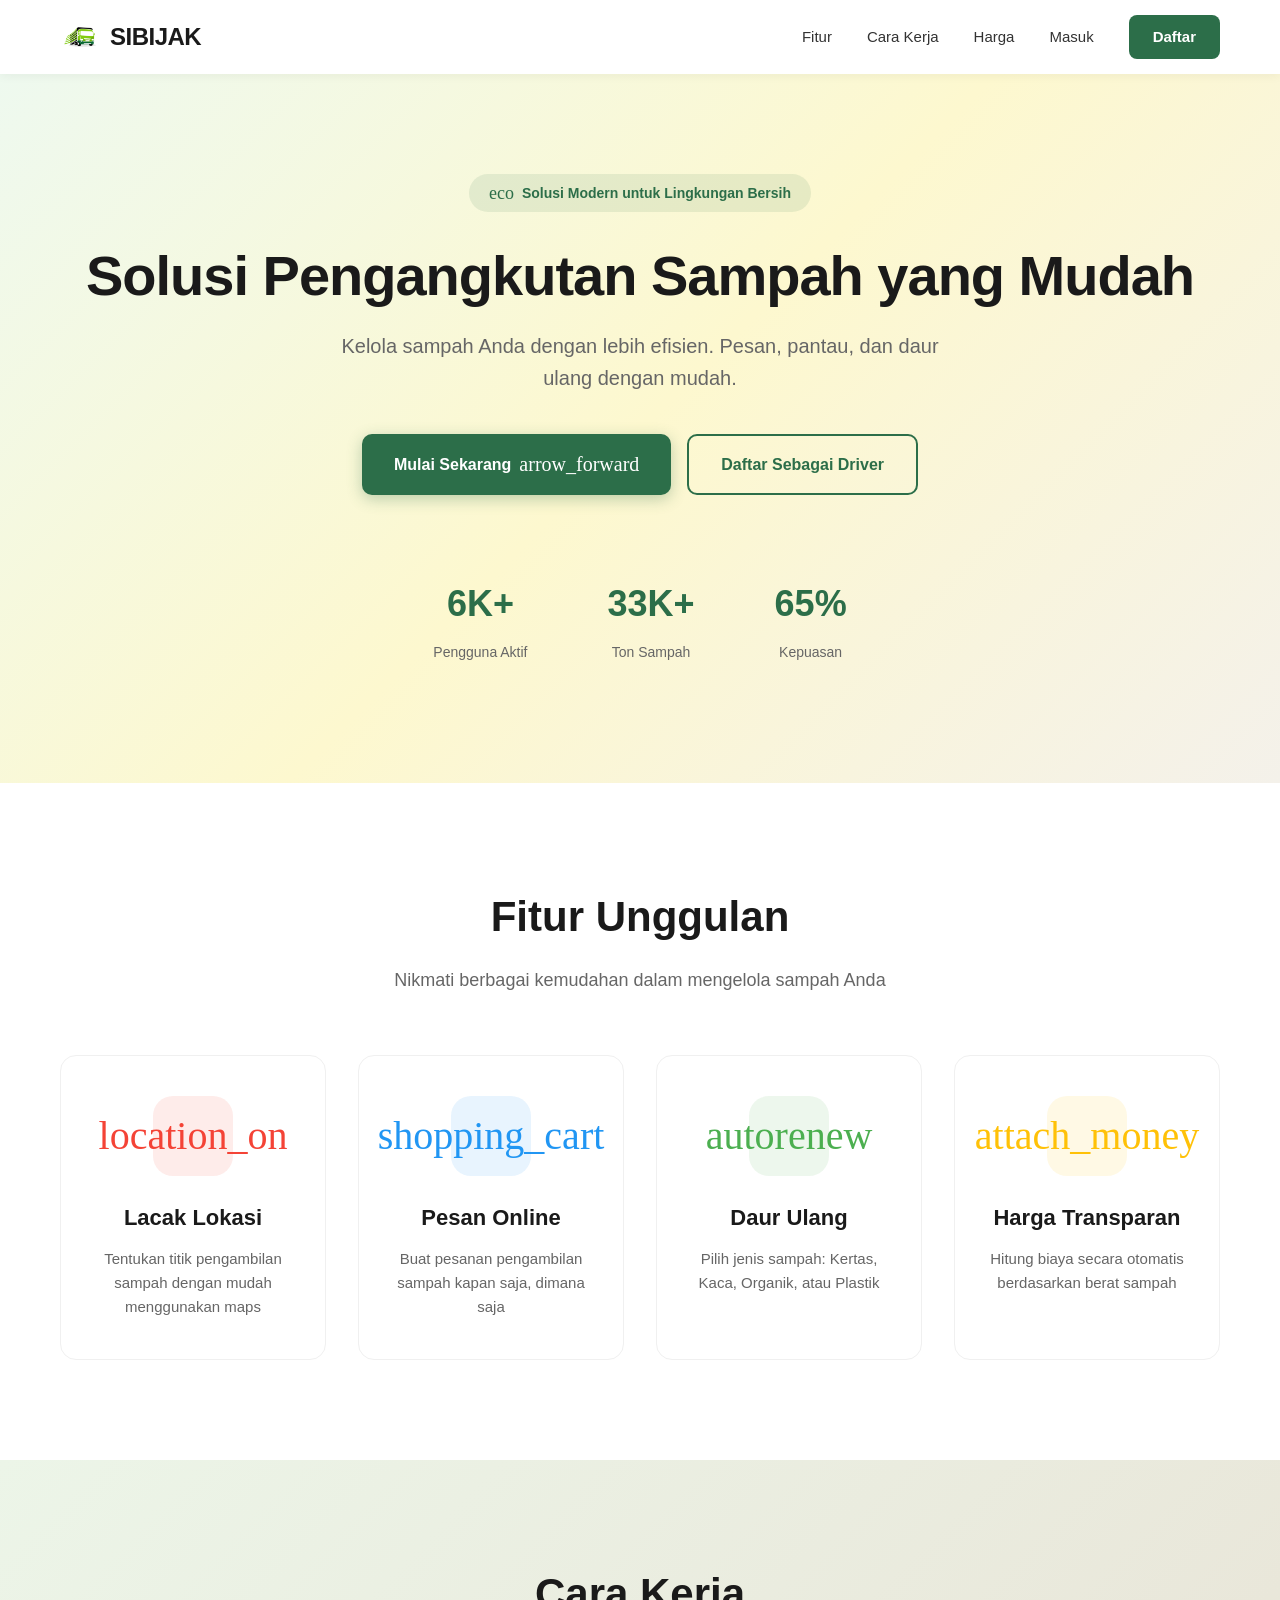
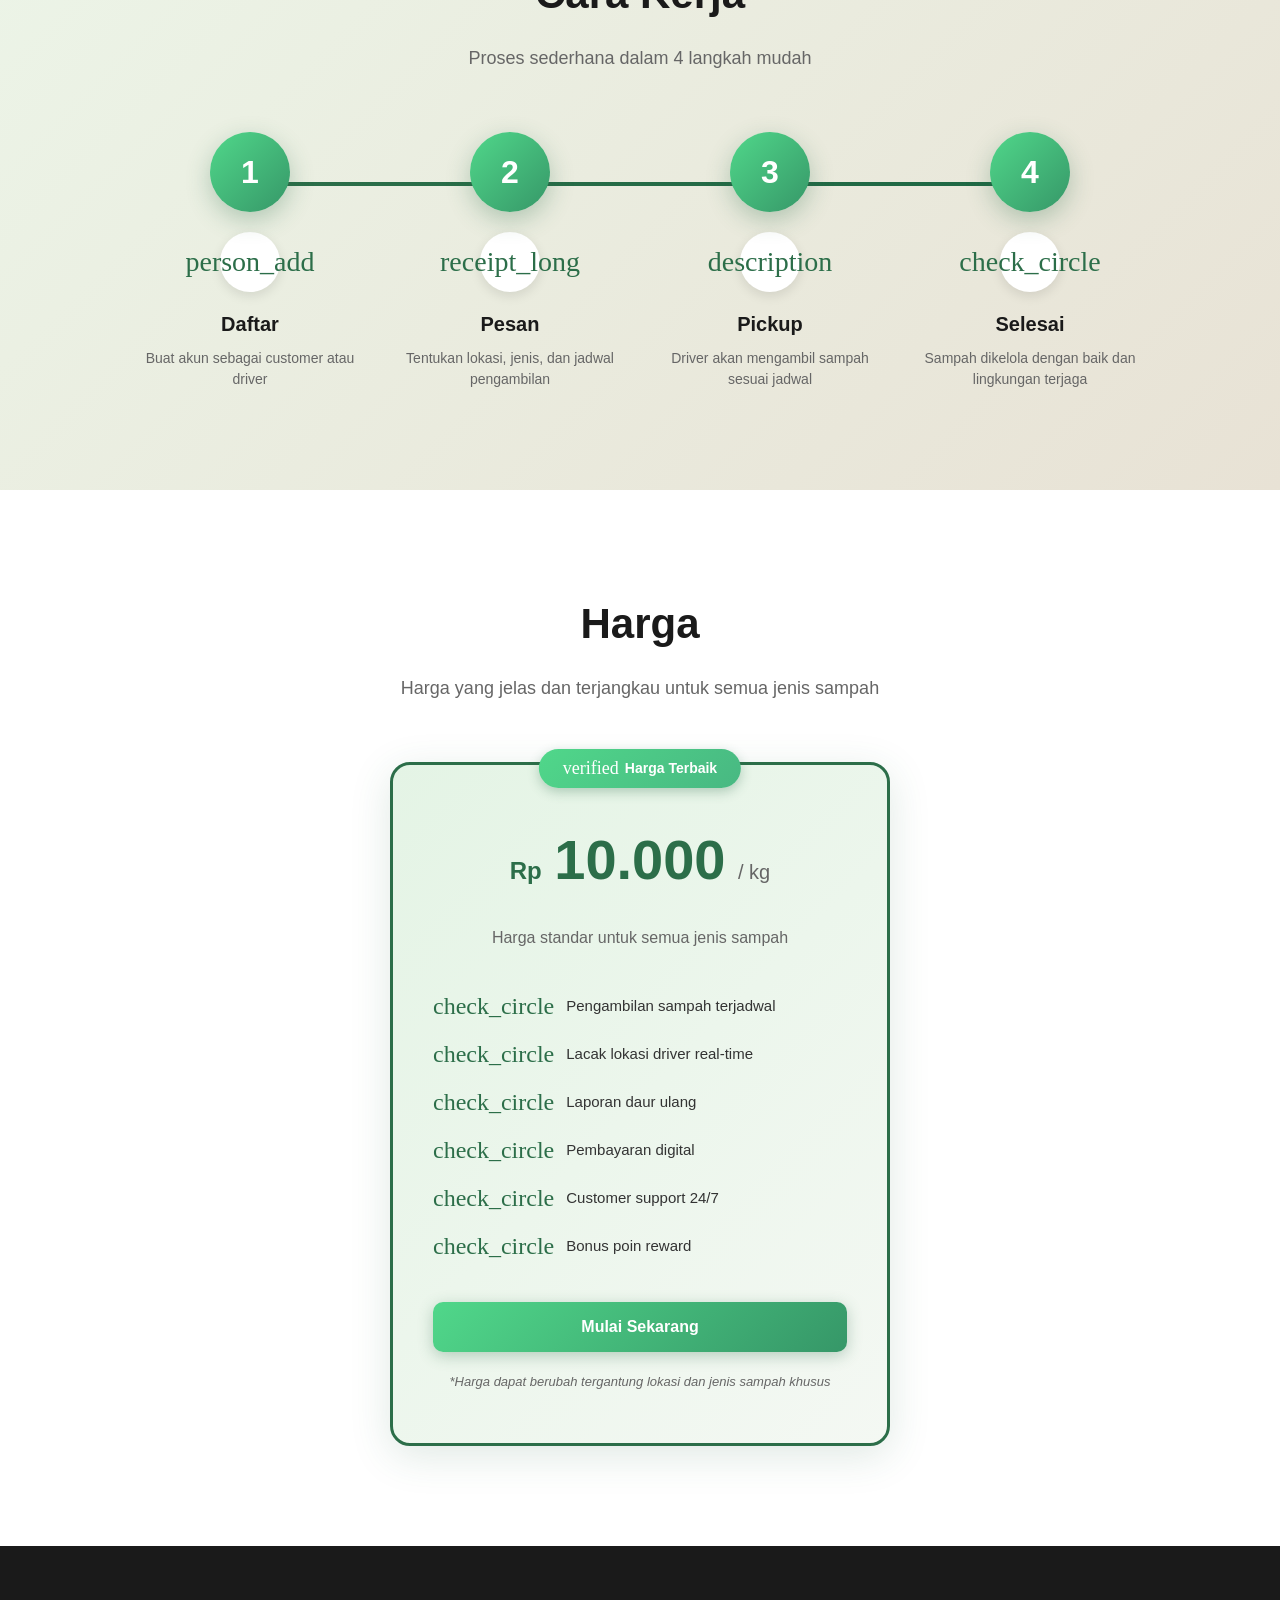
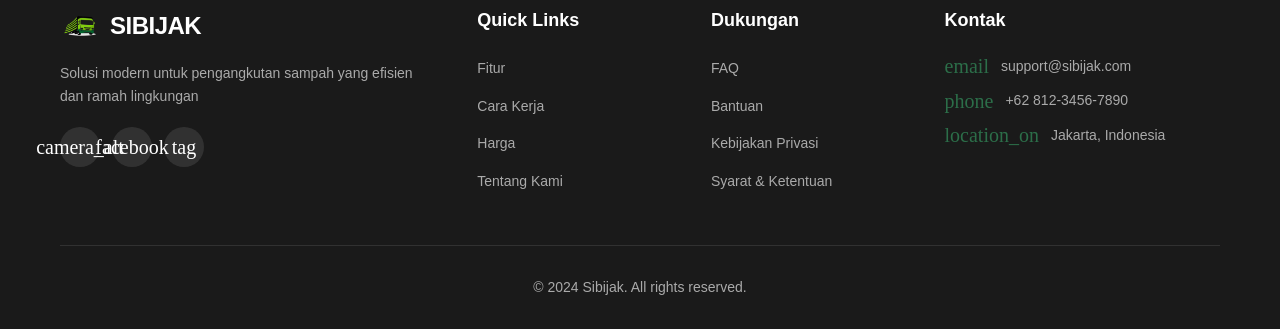
<file: frontend/index.html>
<!DOCTYPE html>
<html lang="id">
  <head>
    <meta charset="UTF-8" />
    <meta name="viewport" content="width=device-width, initial-scale=1.0" />
    <meta
      http-equiv="Content-Security-Policy"
      content="default-src 'self'; script-src 'self' 'unsafe-inline' https://unpkg.com https://cdnjs.cloudflare.com; style-src 'self' 'unsafe-inline' https://fonts.googleapis.com https://unpkg.com https://cdnjs.cloudflare.com; img-src 'self' data: https: blob:; connect-src 'self' http://localhost:5000 http://127.0.0.1:5000 http://127.0.0.1:5500 https://cdnjs.cloudflare.com; font-src 'self' data: https://fonts.gstatic.com https://cdnjs.cloudflare.com; frame-src 'none'; object-src 'none';"
    />
    <title>SIBIJAK - Solusi Pengangkutan Sampah yang Mudah</title>
    <link
      rel="stylesheet"
      href="https://fonts.googleapis.com/css2?family=Inter:wght@400;500;600;700;800&display=swap"
    />
    <link
      rel="stylesheet"
      href="https://fonts.googleapis.com/icon?family=Material+Icons"
    />
    <link rel="stylesheet" href="assets/css/style.css" />
    <link rel="stylesheet" href="assets/css/landing.css" />
  </head>
  <body>
    <!-- Navigation -->
    <nav class="navbar">
      <div class="container">
        <div class="nav-brand">
          <img
            src="assets/images/LOGO_TRUK-removebg-preview.png"
            alt="SIBIJAK Logo"
            class="logo-icon"
          />
          <span class="brand-name">SIBIJAK</span>
        </div>
        <div class="nav-menu">
          <a href="#features">Fitur</a>
          <a href="#how-it-works">Cara Kerja</a>
          <a href="#pricing">Harga</a>
          <a href="pages/auth/login.html" class="nav-link">Masuk</a>
          <a href="pages/auth/signup.html" class="btn-daftar">Daftar</a>
        </div>
      </div>
    </nav>

    <!-- Hero Section -->
    <section class="hero">
      <div class="container">
        <div class="hero-badge">
          <span class="material-icons">eco</span>
          Solusi Modern untuk Lingkungan Bersih
        </div>
        <h1 class="hero-title">Solusi Pengangkutan Sampah yang Mudah</h1>
        <p class="hero-subtitle">
          Kelola sampah Anda dengan lebih efisien. Pesan, pantau, dan daur ulang
          dengan mudah.
        </p>
        <div class="hero-buttons">
          <a href="pages/auth/signup.html?role=customer" class="btn-primary">
            Mulai Sekarang
            <span class="material-icons">arrow_forward</span>
          </a>
          <a href="pages/auth/signup.html?role=driver" class="btn-outline">
            Daftar Sebagai Driver
          </a>
        </div>
        <div class="hero-stats">
          <div class="stat-item">
            <div class="stat-value" data-target="10" data-suffix="K+">0K+</div>
            <div class="stat-label">Pengguna Aktif</div>
          </div>
          <div class="stat-item">
            <div class="stat-value" data-target="50" data-suffix="K+">0K+</div>
            <div class="stat-label">Ton Sampah</div>
          </div>
          <div class="stat-item">
            <div class="stat-value" data-target="98" data-suffix="%">0%</div>
            <div class="stat-label">Kepuasan</div>
          </div>
        </div>
      </div>
    </section>

    <!-- Features Section -->
    <section id="features" class="features">
      <div class="container">
        <h2 class="section-title">Fitur Unggulan</h2>
        <p class="section-subtitle">
          Nikmati berbagai kemudahan dalam mengelola sampah Anda
        </p>
        <div class="feature-grid">
          <div class="feature-card">
            <div class="feature-icon location-icon">
              <span class="material-icons">location_on</span>
            </div>
            <h3>Lacak Lokasi</h3>
            <p>
              Tentukan titik pengambilan sampah dengan mudah menggunakan maps
            </p>
          </div>
          <div class="feature-card">
            <div class="feature-icon cart-icon">
              <span class="material-icons">shopping_cart</span>
            </div>
            <h3>Pesan Online</h3>
            <p>Buat pesanan pengambilan sampah kapan saja, dimana saja</p>
          </div>
          <div class="feature-card">
            <div class="feature-icon recycle-icon">
              <span class="material-icons">autorenew</span>
            </div>
            <h3>Daur Ulang</h3>
            <p>Pilih jenis sampah: Kertas, Kaca, Organik, atau Plastik</p>
          </div>
          <div class="feature-card">
            <div class="feature-icon money-icon">
              <span class="material-icons">attach_money</span>
            </div>
            <h3>Harga Transparan</h3>
            <p>Hitung biaya secara otomatis berdasarkan berat sampah</p>
          </div>
        </div>
      </div>
    </section>

    <!-- How It Works Section -->
    <section id="how-it-works" class="how-it-works">
      <div class="container">
        <h2 class="section-title">Cara Kerja</h2>
        <p class="section-subtitle">Proses sederhana dalam 4 langkah mudah</p>
        <div class="steps-container">
          <div class="progress-line"></div>
          <div class="steps">
            <div class="step">
              <div class="step-number">1</div>
              <div class="step-icon">
                <span class="material-icons">person_add</span>
              </div>
              <h3>Daftar</h3>
              <p>Buat akun sebagai customer atau driver</p>
            </div>
            <div class="step">
              <div class="step-number">2</div>
              <div class="step-icon">
                <span class="material-icons">receipt_long</span>
              </div>
              <h3>Pesan</h3>
              <p>Tentukan lokasi, jenis, dan jadwal pengambilan</p>
            </div>
            <div class="step">
              <div class="step-number">3</div>
              <div class="step-icon">
                <span class="material-icons">description</span>
              </div>
              <h3>Pickup</h3>
              <p>Driver akan mengambil sampah sesuai jadwal</p>
            </div>
            <div class="step">
              <div class="step-number">4</div>
              <div class="step-icon">
                <span class="material-icons">check_circle</span>
              </div>
              <h3>Selesai</h3>
              <p>Sampah dikelola dengan baik dan lingkungan terjaga</p>
            </div>
          </div>
        </div>
      </div>
    </section>

    <!-- Pricing Section -->
    <section id="pricing" class="pricing">
      <div class="container">
        <h2 class="section-title">Harga</h2>
        <p class="section-subtitle">
          Harga yang jelas dan terjangkau untuk semua jenis sampah
        </p>
        <div class="pricing-card">
          <div class="pricing-badge">
            <span class="material-icons">verified</span>
            Harga Terbaik
          </div>
          <div class="pricing-header">
            <span class="price-label">Rp</span>
            <span class="price-value">10.000</span>
            <span class="price-unit">/ kg</span>
          </div>
          <p class="pricing-description">
            Harga standar untuk semua jenis sampah
          </p>
          <ul class="pricing-features">
            <li>
              <span class="material-icons">check_circle</span>
              Pengambilan sampah terjadwal
            </li>
            <li>
              <span class="material-icons">check_circle</span>
              Lacak lokasi driver real-time
            </li>
            <li>
              <span class="material-icons">check_circle</span>
              Laporan daur ulang
            </li>
            <li>
              <span class="material-icons">check_circle</span>
              Pembayaran digital
            </li>
            <li>
              <span class="material-icons">check_circle</span>
              Customer support 24/7
            </li>
            <li>
              <span class="material-icons">check_circle</span>
              Bonus poin reward
            </li>
          </ul>
          <button class="btn-pricing">Mulai Sekarang</button>
          <p class="pricing-note">
            *Harga dapat berubah tergantung lokasi dan jenis sampah khusus
          </p>
        </div>
      </div>
    </section>

    <!-- Footer -->
    <footer class="footer">
      <div class="container">
        <div class="footer-content">
          <div class="footer-col">
            <div class="footer-brand">
              <img
                src="assets/images/LOGO_TRUK-removebg-preview.png"
                alt="SIBIJAK Logo"
                class="logo-icon"
              />
              <span class="brand-name">SIBIJAK</span>
            </div>
            <p class="footer-desc">
              Solusi modern untuk pengangkutan sampah yang efisien dan ramah
              lingkungan
            </p>
            <div class="social-links">
              <a href="#" aria-label="Instagram">
                <span class="material-icons">camera_alt</span>
              </a>
              <a href="#" aria-label="Facebook">
                <span class="material-icons">facebook</span>
              </a>
              <a href="#" aria-label="Twitter">
                <span class="material-icons">tag</span>
              </a>
            </div>
          </div>
          <div class="footer-col">
            <h4>Quick Links</h4>
            <ul>
              <li><a href="#features">Fitur</a></li>
              <li><a href="#how-it-works">Cara Kerja</a></li>
              <li><a href="#pricing">Harga</a></li>
              <li><a href="#">Tentang Kami</a></li>
            </ul>
          </div>
          <div class="footer-col">
            <h4>Dukungan</h4>
            <ul>
              <li><a href="#">FAQ</a></li>
              <li><a href="#">Bantuan</a></li>
              <li><a href="#">Kebijakan Privasi</a></li>
              <li><a href="#">Syarat & Ketentuan</a></li>
            </ul>
          </div>
          <div class="footer-col">
            <h4>Kontak</h4>
            <ul class="contact-list">
              <li>
                <span class="material-icons">email</span>
                <span>support@sibijak.com</span>
              </li>
              <li>
                <span class="material-icons">phone</span>
                <span>+62 812-3456-7890</span>
              </li>
              <li>
                <span class="material-icons">location_on</span>
                <span>Jakarta, Indonesia</span>
              </li>
            </ul>
          </div>
        </div>
        <div class="footer-bottom">
          <p>&copy; 2024 Sibijak. All rights reserved.</p>
        </div>
      </div>
    </footer>

    <script src="assets/js/main.js"></script>
  </body>
</html>
</file>
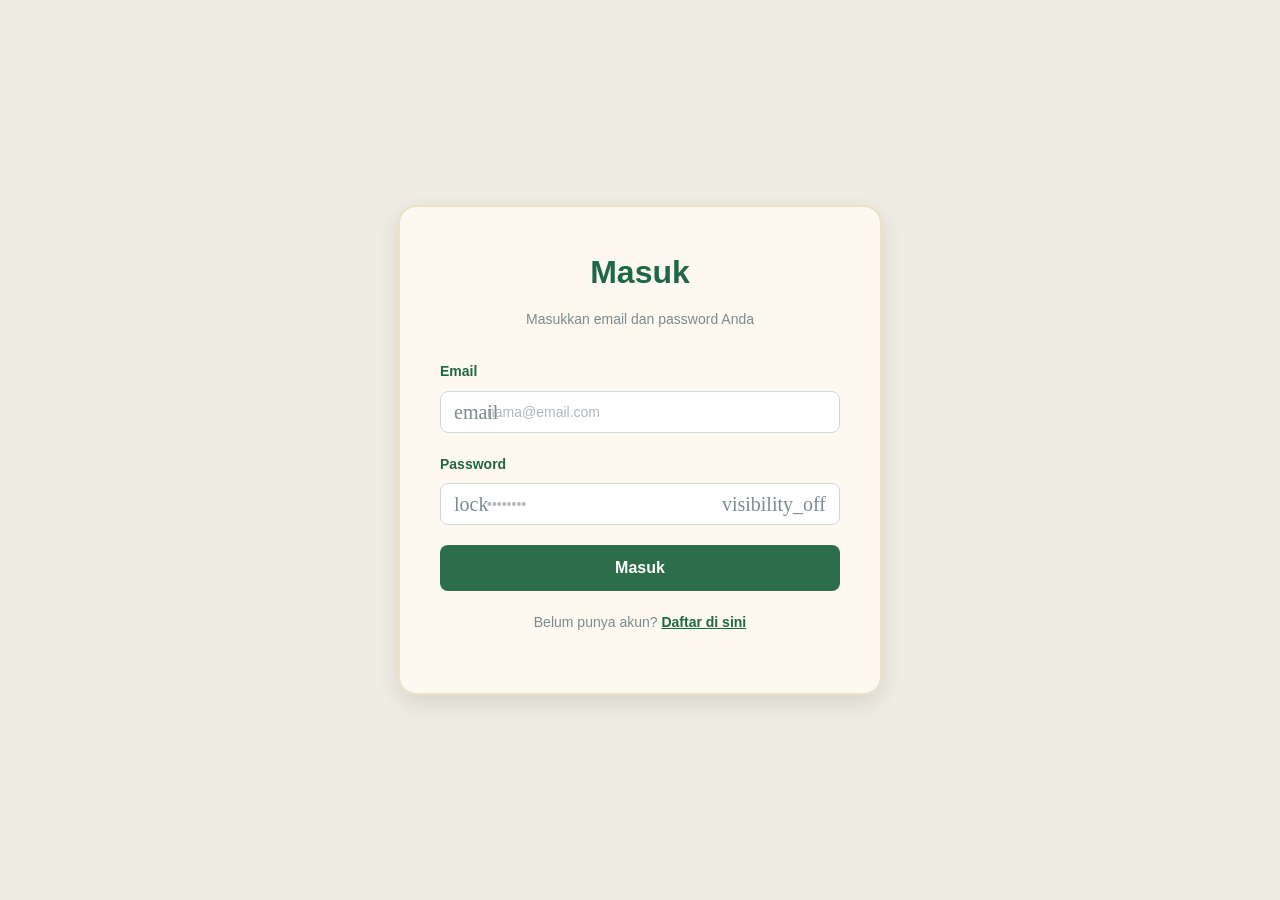
<file: frontend/pages/admin/dashboard.html>
<!DOCTYPE html>
<html lang="id">
  <head>
    <meta charset="UTF-8" />
    <meta name="viewport" content="width=device-width, initial-scale=1.0" />
    <meta
      http-equiv="Content-Security-Policy"
      content="default-src 'self'; script-src 'self' 'unsafe-inline'; style-src 'self' 'unsafe-inline' https://fonts.googleapis.com; img-src 'self' data:; connect-src 'self' http://localhost:5000 http://127.0.0.1:5000 http://127.0.0.1:5500; font-src 'self' data: https://fonts.gstatic.com;"
    />
    <title>Dashboard Admin - SIBIJAK</title>
    <link
      rel="stylesheet"
      href="https://fonts.googleapis.com/css2?family=Inter:wght@400;500;600;700&display=swap"
    />
    <link
      rel="stylesheet"
      href="https://fonts.googleapis.com/icon?family=Material+Icons"
    />
    <link rel="stylesheet" href="../../assets/css/style.css" />
    <link rel="stylesheet" href="../../assets/css/dashboard.css" />
  </head>
  <body>
    <div class="dashboard">
      <nav class="sidebar">
        <div class="sidebar-header">
          <img
            src="../../assets/images/LOGO_TRUK-removebg-preview.png"
            alt="SIBIJAK Logo"
            class="logo-icon"
          />
          <h2>SIBIJAK</h2>
        </div>
        <ul class="sidebar-menu">
          <li>
            <a href="dashboard.html" class="active">
              <span class="material-icons">dashboard</span>Dashboard
            </a>
          </li>
          <li>
            <a href="regional-report.html">
              <span class="material-icons">location_on</span>Laporan Wilayah
              penugasan
            </a>
          </li>
          <li>
            <a href="orders.html">
              <span class="material-icons">assignment</span>Konfirmasi Pesanan
            </a>
          </li>
          <li>
            <a href="drivers.html">
              <span class="material-icons">people</span>Verifikasi Driver
            </a>
          </li>
          <li>
            <a href="#" id="logoutBtn">
              <span class="material-icons">logout</span>Keluar
            </a>
          </li>
        </ul>
      </nav>

      <main class="main-content">
        <header class="content-header">
          <div>
            <h1>Dashboard</h1>
            <p class="header-subtitle">
              Ringkasan aktivitas pengangkutan sampah hari ini
            </p>
          </div>
          <button class="btn-penpen" id="userName">Admin</button>
        </header>

        <div class="content-body">
          <!-- Stats Cards -->
          <div class="dashboard-stats-grid">
            <div class="dashboard-stat-card stat-primary">
              <div class="stat-icon-wrapper stat-icon-blue">
                <span class="material-icons">shopping_bag</span>
              </div>
              <div class="stat-content">
                <p class="stat-label">Total Pesanan</p>
                <h2 class="stat-value" id="totalOrders">0</h2>
                <div class="stat-change positive">
                  <span class="material-icons">trending_up</span>
                  <span id="totalOrdersChange">+12%</span>
                </div>
              </div>
            </div>

            <div class="dashboard-stat-card stat-success">
              <div class="stat-icon-wrapper stat-icon-green">
                <span class="material-icons">check_circle</span>
              </div>
              <div class="stat-content">
                <p class="stat-label">Pesanan Selesai</p>
                <h2 class="stat-value" id="completedOrders">0</h2>
                <div class="stat-change positive">
                  <span class="material-icons">trending_up</span>
                  <span id="completedOrdersChange">+8%</span>
                </div>
              </div>
            </div>

            <div class="dashboard-stat-card stat-warning">
              <div class="stat-icon-wrapper stat-icon-orange">
                <span class="material-icons">schedule</span>
              </div>
              <div class="stat-content">
                <p class="stat-label">Menunggu Konfirmasi</p>
                <h2 class="stat-value" id="pendingOrders">0</h2>
                <div class="stat-change">
                  <span class="material-icons">add</span>
                  <span id="pendingOrdersChange">+5</span>
                </div>
              </div>
            </div>

            <div class="dashboard-stat-card stat-danger">
              <div class="stat-icon-wrapper stat-icon-red">
                <span class="material-icons">cancel</span>
              </div>
              <div class="stat-content">
                <p class="stat-label">Dibatalkan</p>
                <h2 class="stat-value" id="cancelledOrders">0</h2>
                <div class="stat-change negative">
                  <span class="material-icons">trending_down</span>
                  <span id="cancelledOrdersChange">-3%</span>
                </div>
              </div>
            </div>
          </div>

          <!-- Recent Orders and Drivers Section -->
          <div class="dashboard-grid">
            <!-- Recent Orders -->
            <div class="dashboard-card">
              <div class="card-header">
                <div class="card-header-left">
                  <span class="material-icons card-icon">shopping_cart</span>
                  <h2>Pesanan Terbaru</h2>
                </div>
                <a href="orders.html" class="card-link">Hari ini</a>
              </div>
              <div class="orders-list" id="recentOrdersList">
                <div class="loading-skeleton">
                  <p>Loading...</p>
                </div>
              </div>
            </div>

            <!-- Active Drivers -->
            <div class="dashboard-card">
              <div class="card-header">
                <div class="card-header-left">
                  <span class="material-icons card-icon">people</span>
                  <h2>Driver Aktif</h2>
                </div>
              </div>
              <div class="drivers-list" id="activeDriversList">
                <div class="loading-skeleton">
                  <p>Loading...</p>
                </div>
              </div>
            </div>
          </div>
        </div>
      </main>
    </div>

    <script src="../../assets/js/auth.js"></script>
    <script src="../../assets/js/api.js"></script>
    <script src="../../assets/js/admin-dashboard.js"></script>
  </body>
</html>
</file>
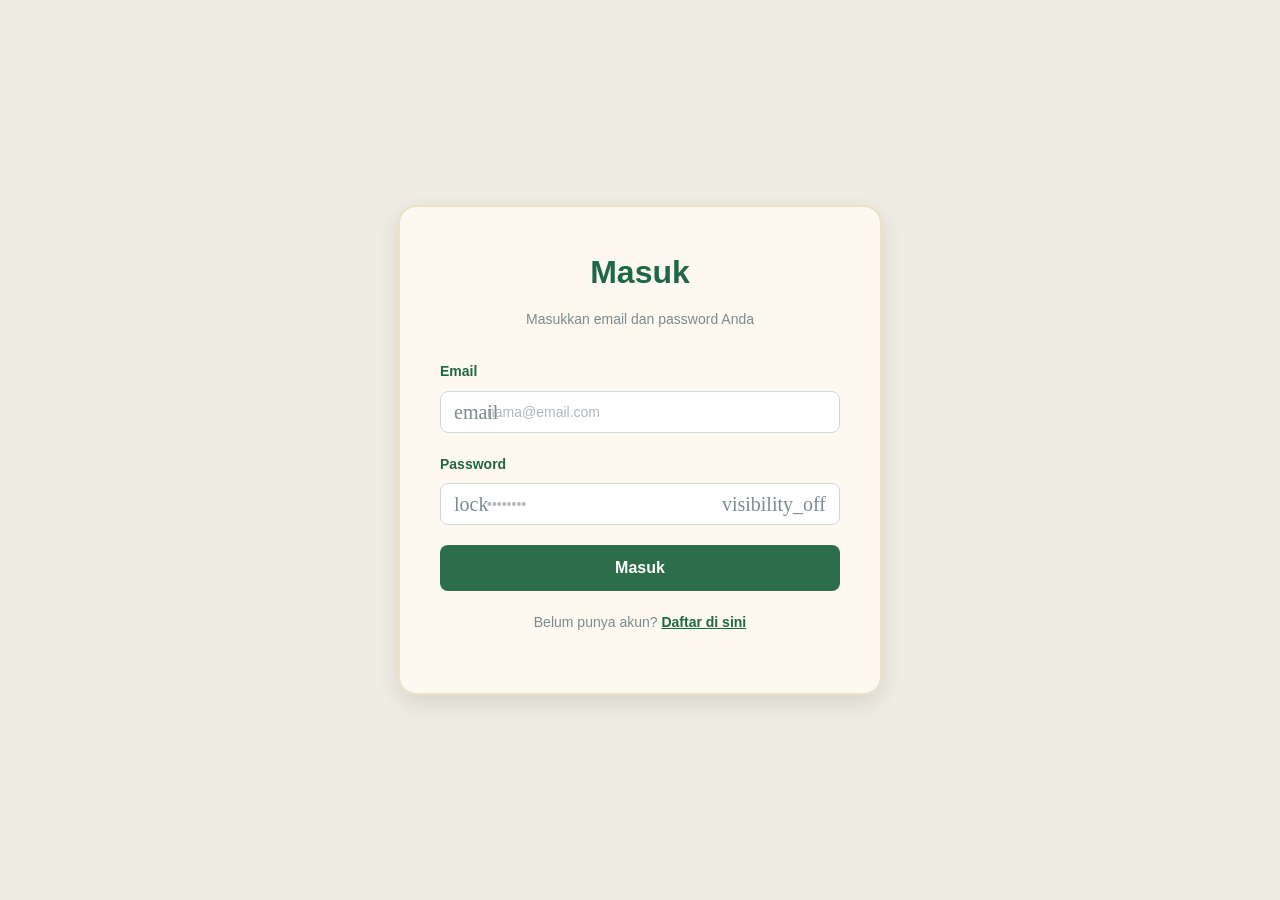
<file: frontend/pages/admin/drivers.html>
<!DOCTYPE html>
<html lang="id">
  <head>
    <meta charset="UTF-8" />
    <meta name="viewport" content="width=device-width, initial-scale=1.0" />
    <meta
      http-equiv="Content-Security-Policy"
      content="default-src 'self'; script-src 'self' 'unsafe-inline'; style-src 'self' 'unsafe-inline' https://fonts.googleapis.com; img-src 'self' data:; connect-src 'self' http://localhost:5000 http://127.0.0.1:5000 http://127.0.0.1:5500; font-src 'self' data: https://fonts.gstatic.com;"
    />
    <title>Verifikasi Driver - SIBIJAK</title>
    <link
      rel="stylesheet"
      href="https://fonts.googleapis.com/css2?family=Inter:wght@400;500;600;700&display=swap"
    />
    <link
      rel="stylesheet"
      href="https://fonts.googleapis.com/icon?family=Material+Icons"
    />
    <link rel="stylesheet" href="../../assets/css/style.css" />
    <link rel="stylesheet" href="../../assets/css/dashboard.css" />
  </head>
  <body>
    <div class="dashboard">
      <nav class="sidebar">
        <div class="sidebar-header">
          <img
            src="../../assets/images/LOGO_TRUK-removebg-preview.png"
            alt="SIBIJAK Logo"
            class="logo-icon"
          />
          <h2>SIBIJAK</h2>
        </div>
        <ul class="sidebar-menu">
          <li>
            <a href="dashboard.html">
              <span class="material-icons">dashboard</span>Dashboard
            </a>
          </li>
          <li>
            <a href="regional-report.html">
              <span class="material-icons">location_on</span>Laporan Wilayah
              penugasan
            </a>
          </li>
          <li>
            <a href="orders.html">
              <span class="material-icons">assignment</span>Konfirmasi Pesanan
            </a>
          </li>
          <li>
            <a href="drivers.html" class="active">
              <span class="material-icons">people</span>Verifikasi Driver
            </a>
          </li>
          <li>
            <a href="#" id="logoutBtn">
              <span class="material-icons">logout</span>Keluar
            </a>
          </li>
        </ul>
      </nav>

      <main class="main-content">
        <header class="content-header">
          <div>
            <h1>Verifikasi Driver</h1>
            <p class="header-subtitle">
              Kelola dan verifikasi pendaftaran driver baru
            </p>
          </div>
          <button class="btn-penpen" id="userName">Admin</button>
        </header>

        <div class="content-body">
          <!-- Filter Tabs -->
          <div class="admin-filter-bar">
            <div class="filter-tabs">
              <button class="filter-tab active" data-filter="pending">
                Menunggu Verifikasi
              </button>
              <button class="filter-tab" data-filter="verified">
                Sudah Terverifikasi
              </button>
              <button class="filter-tab" data-filter="all">Semua Driver</button>
            </div>
          </div>

          <!-- Drivers List -->
          <div class="dashboard-card">
            <div class="card-body">
              <div id="driversList" class="drivers-verification-list">
                <div class="loading-state">
                  <span class="material-icons spinning">sync</span>
                  <p>Memuat data driver...</p>
                </div>
              </div>
            </div>
          </div>
        </div>
      </main>
    </div>

    <!-- Driver Detail Modal -->
    <div id="driverDetailModal" class="modal">
      <div class="modal-content">
        <div class="modal-header">
          <h2>Detail Driver</h2>
          <span class="close" id="closeModal">&times;</span>
        </div>
        <div class="modal-body" id="driverDetailContent">
          <!-- Driver details will be loaded here -->
        </div>
        <div class="modal-footer" id="driverModalFooter">
          <!-- Action buttons will be loaded here -->
        </div>
      </div>
    </div>

    <script src="../../assets/js/api.js"></script>
    <script src="../../assets/js/auth.js"></script>
    <script src="../../assets/js/admin-drivers.js"></script>
  </body>
</html>
</file>
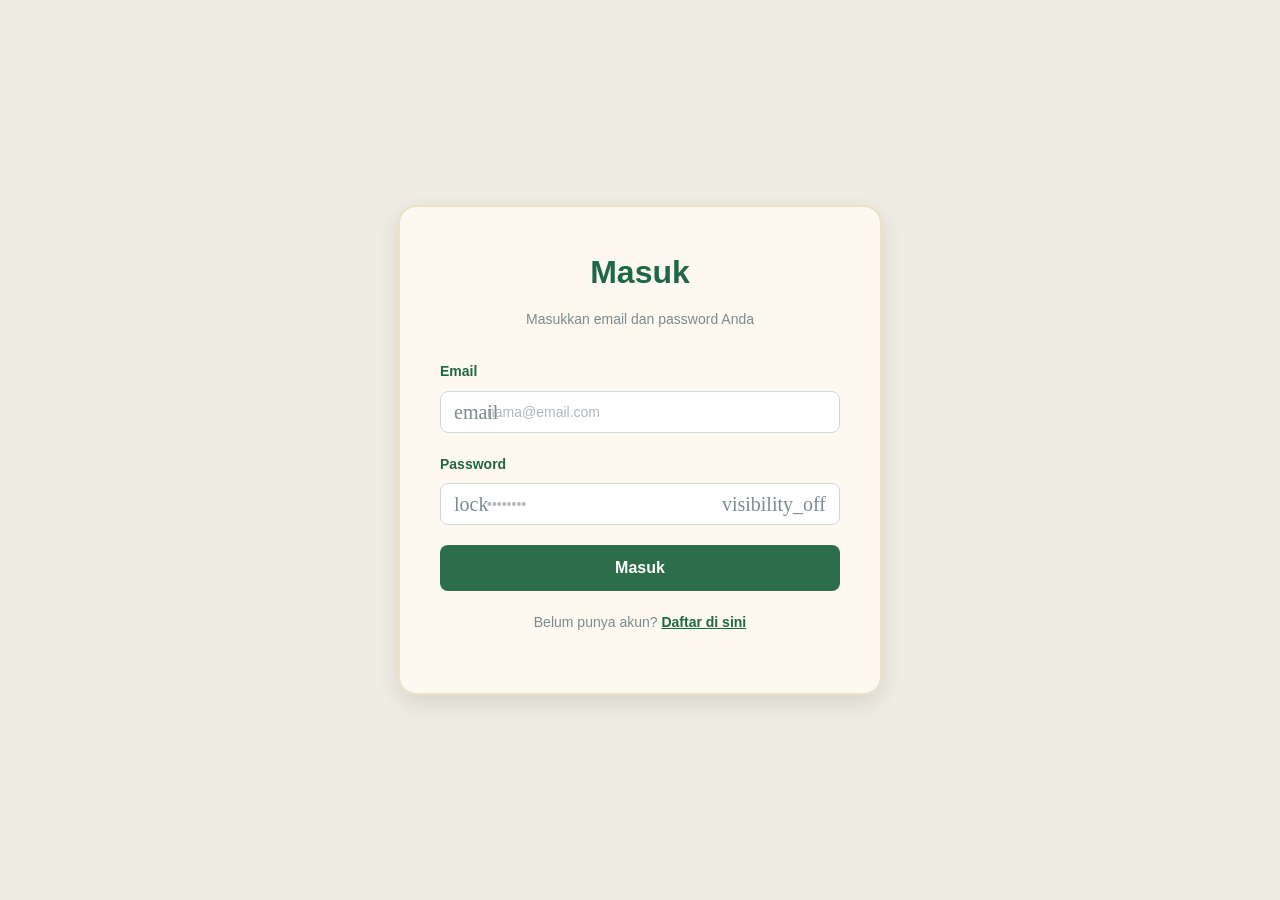
<file: frontend/pages/admin/orders.html>
<!DOCTYPE html>
<html lang="id">
  <head>
    <meta charset="UTF-8" />
    <meta name="viewport" content="width=device-width, initial-scale=1.0" />
    <meta
      http-equiv="Content-Security-Policy"
      content="default-src 'self'; script-src 'self' 'unsafe-inline'; style-src 'self' 'unsafe-inline' https://fonts.googleapis.com; img-src 'self' data:; connect-src 'self' http://localhost:5000 http://127.0.0.1:5000 http://127.0.0.1:5500; font-src 'self' data: https://fonts.gstatic.com;"
    />
    <title>Konfirmasi Pesanan - SIBIJAK</title>
    <link
      rel="stylesheet"
      href="https://fonts.googleapis.com/css2?family=Inter:wght@400;500;600;700&display=swap"
    />
    <link
      rel="stylesheet"
      href="https://fonts.googleapis.com/icon?family=Material+Icons"
    />
    <link rel="stylesheet" href="../../assets/css/style.css" />
    <link rel="stylesheet" href="../../assets/css/dashboard.css" />
  </head>
  <body>
    <div class="dashboard">
      <nav class="sidebar">
        <div class="sidebar-header">
          <img
            src="../../assets/images/LOGO_TRUK-removebg-preview.png"
            alt="SIBIJAK Logo"
            class="logo-icon"
          />
          <h2>SIBIJAK</h2>
        </div>
        <ul class="sidebar-menu">
          <li>
            <a href="dashboard.html">
              <span class="material-icons">dashboard</span>Dashboard
            </a>
          </li>
          <li>
            <a href="regional-report.html">
              <span class="material-icons">location_on</span>Laporan Wilayah
              penugasan
            </a>
          </li>
          <li>
            <a href="orders.html" class="active">
              <span class="material-icons">assignment</span>Konfirmasi Pesanan
            </a>
          </li>
          <li>
            <a href="drivers.html">
              <span class="material-icons">people</span>Verifikasi Driver
            </a>
          </li>
          <li>
            <a href="#" id="logoutBtn">
              <span class="material-icons">logout</span>Keluar
            </a>
          </li>
        </ul>
      </nav>

      <main class="main-content">
        <header class="content-header">
          <div>
            <h1>Konfirmasi Pesanan</h1>
            <p class="header-subtitle">
              Kelola dan konfirmasi pesanan pengangkutan sampah
            </p>
          </div>
          <button class="btn-penpen" id="userName">Admin</button>
        </header>

        <div class="content-body">
          <!-- Filter Section -->
          <div class="admin-filter-bar">
            <div class="filter-tabs">
              <button class="filter-tab active" data-status="">Semua</button>
              <button class="filter-tab" data-status="pending">Menunggu</button>
              <button class="filter-tab" data-status="assigned">
                Diproses
              </button>
              <button class="filter-tab" data-status="in_progress">
                Berlangsung
              </button>
              <button class="filter-tab" data-status="completed">
                Selesai
              </button>
              <button class="filter-tab" data-status="cancelled">
                Dibatalkan
              </button>
            </div>
            <button id="refreshBtn" class="btn-refresh">
              <span class="material-icons">refresh</span>
            </button>
          </div>

          <!-- Orders Grid -->
          <div class="admin-orders-grid" id="ordersGrid">
            <div class="loading-skeleton">
              <p>Loading orders...</p>
            </div>
          </div>
        </div>
      </main>
    </div>

    <!-- Order Detail Modal -->
    <div id="orderModal" class="modal">
      <div class="modal-content modal-large">
        <div class="modal-header">
          <h2>Detail Pesanan</h2>
          <span class="close">&times;</span>
        </div>
        <div class="modal-body" id="orderDetailContent">
          <!-- Order details will be loaded here -->
        </div>
        <div class="modal-footer">
          <button id="closeModalBtn" class="btn btn-secondary">Tutup</button>
        </div>
      </div>
    </div>

    <!-- Assign Driver Modal -->
    <div id="assignModal" class="modal">
      <div class="modal-content">
        <div class="modal-header">
          <h2>Tetapkan Driver</h2>
          <span class="close">&times;</span>
        </div>
        <div class="modal-body">
          <p id="assignOrderInfo" class="modal-info"></p>
          <div class="form-group">
            <label for="driverSelect">Pilih Driver:</label>
            <div class="select-wrapper">
              <select id="driverSelect" class="form-control">
                <option value="">Loading...</option>
              </select>
              <span class="material-icons select-arrow">expand_more</span>
            </div>
          </div>

          <!-- Other Domicile Driver Section -->
          <div
            id="otherDriverContainer"
            class="other-driver-section"
            style="display: none"
          >
            <div class="form-group checkbox-group">
              <label class="checkbox-label">
                <input
                  type="checkbox"
                  id="showOtherDrivers"
                  onchange="toggleOtherDrivers()"
                />
                <span class="checkmark"></span>
                Tampilkan driver dari wilayah lain
              </label>
            </div>
            <div
              id="otherDriverWarning"
              class="warning-box"
              style="display: none"
            >
              <span class="material-icons warning-icon">warning</span>
              <div class="warning-content">
                <strong>PERINGATAN:</strong><br />
                Driver ini berasal dari domisili lain, apakah anda ingin
                menetapkan driver dari domisili lain?<br /><br />
                <strong class="warning-red"
                  >WARN: JIKA TERJADI KOMPLAIN KARENA ADANYA KETERLAMBATAN MAKA
                  SEPENUHNYA MENJADI TANGGUNG JAWAB ADMIN YANG MENERIMA</strong
                >
              </div>
            </div>
          </div>
        </div>
        <div class="modal-footer">
          <button id="cancelAssignBtn" class="btn btn-secondary">Batal</button>
          <button id="confirmAssignBtn" class="btn btn-primary">
            Tetapkan
          </button>
        </div>
      </div>
    </div>

    <!-- Reject Order Modal -->
    <div id="rejectModal" class="modal">
      <div class="modal-content">
        <div class="modal-header">
          <h2>Tolak Pesanan</h2>
          <span class="close">&times;</span>
        </div>
        <div class="modal-body">
          <p id="rejectOrderInfo" class="modal-info"></p>
          <p>Apakah Anda yakin ingin menolak pesanan ini?</p>
        </div>
        <div class="modal-footer">
          <button id="cancelRejectBtn" class="btn btn-secondary">Batal</button>
          <button id="confirmRejectBtn" class="btn btn-danger">
            Tolak Pesanan
          </button>
        </div>
      </div>
    </div>

    <script src="../../assets/js/auth.js"></script>
    <script src="../../assets/js/api.js"></script>
    <script src="../../assets/js/admin-orders.js"></script>
  </body>
</html>
</file>
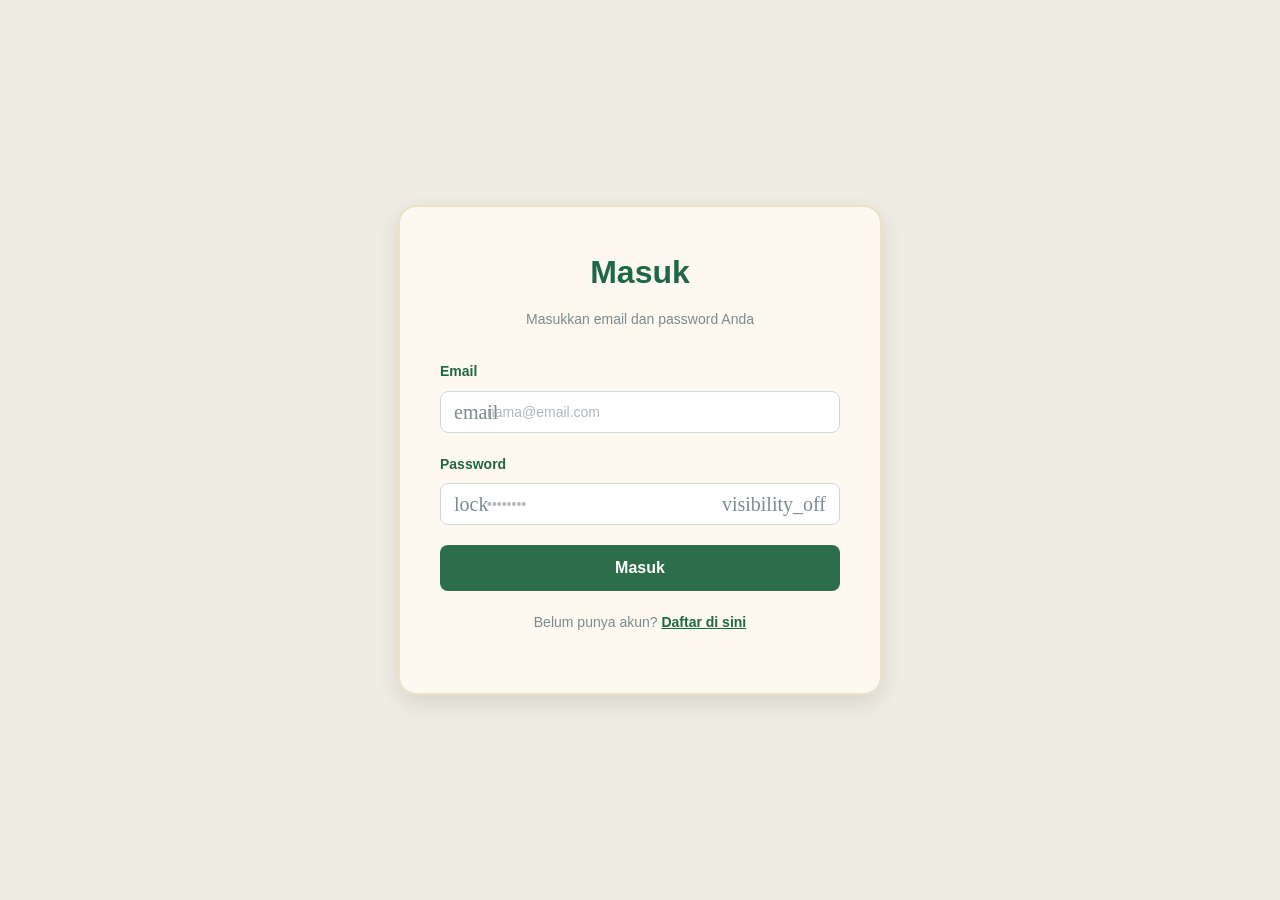
<file: frontend/pages/admin/regional-report.html>
<!DOCTYPE html>
<html lang="id">
  <head>
    <meta charset="UTF-8" />
    <meta name="viewport" content="width=device-width, initial-scale=1.0" />
    <meta
      http-equiv="Content-Security-Policy"
      content="default-src 'self'; script-src 'self' 'unsafe-inline'; style-src 'self' 'unsafe-inline' https://fonts.googleapis.com; img-src 'self' data:; connect-src 'self' http://localhost:5000 http://127.0.0.1:5000 http://127.0.0.1:5500; font-src 'self' data: https://fonts.gstatic.com;"
    />
    <title>Laporan Wilayah Penugasan - SIBIJAK</title>
    <link
      rel="stylesheet"
      href="https://fonts.googleapis.com/css2?family=Inter:wght@400;500;600;700&display=swap"
    />
    <link
      rel="stylesheet"
      href="https://fonts.googleapis.com/icon?family=Material+Icons"
    />
    <link rel="stylesheet" href="../../assets/css/style.css" />
    <link rel="stylesheet" href="../../assets/css/dashboard.css" />
  </head>
  <body>
    <div class="dashboard">
      <nav class="sidebar">
        <div class="sidebar-header">
          <img
            src="../../assets/images/LOGO_TRUK-removebg-preview.png"
            alt="SIBIJAK Logo"
            class="logo-icon"
          />
          <h2>SIBIJAK</h2>
        </div>
        <ul class="sidebar-menu">
          <li>
            <a href="dashboard.html">
              <span class="material-icons">dashboard</span>Dashboard
            </a>
          </li>
          <li>
            <a href="regional-report.html" class="active">
              <span class="material-icons">location_on</span>Laporan Wilayah
              penugasan
            </a>
          </li>
          <li>
            <a href="orders.html">
              <span class="material-icons">assignment</span>Konfirmasi Pesanan
            </a>
          </li>
          <li>
            <a href="drivers.html">
              <span class="material-icons">people</span>Verifikasi Driver
            </a>
          </li>
          <li>
            <a href="#" id="logoutBtn">
              <span class="material-icons">logout</span>Keluar
            </a>
          </li>
        </ul>
      </nav>

      <main class="main-content">
        <header class="content-header">
          <div>
            <h1>Laporan Penugasan Wilayah</h1>
            <p class="header-subtitle">
              Daftar wilayah dan ketersediaan driver
            </p>
          </div>
          <button class="btn-penpen" id="userName">Admin</button>
        </header>

        <div class="content-body">
          <!-- Regional Report Section -->
          <div class="dashboard-card">
            <div class="card-header">
              <div class="card-title">
                <span class="material-icons" style="color: #2c6e49"
                  >location_on</span
                >
                <h3>Laporan Penugasan Wilayah</h3>
              </div>
            </div>
            <div class="card-body">
              <div id="regionsList" class="regions-list">
                <!-- Region items will be loaded here -->
                <div class="loading-state">
                  <span class="material-icons spinning">sync</span>
                  <p>Memuat data wilayah...</p>
                </div>
              </div>
            </div>
          </div>
        </div>
      </main>
    </div>

    <!-- Driver Detail Modal -->
    <div id="driverDetailModal" class="modal">
      <div class="modal-content">
        <div class="modal-header">
          <h2 id="modalRegionTitle">Detail Driver Wilayah</h2>
          <span class="close" id="closeDriverModal">&times;</span>
        </div>
        <div class="modal-body">
          <div id="driverListContainer" class="driver-detail-list">
            <!-- Driver details will be loaded here -->
          </div>
        </div>
        <div class="modal-footer">
          <button class="btn-secondary" id="closeModalBtn">Tutup</button>
        </div>
      </div>
    </div>

    <script src="../../assets/js/api.js"></script>
    <script src="../../assets/js/auth.js"></script>
    <script src="../../assets/js/admin-regional-report.js"></script>
  </body>
</html>
</file>
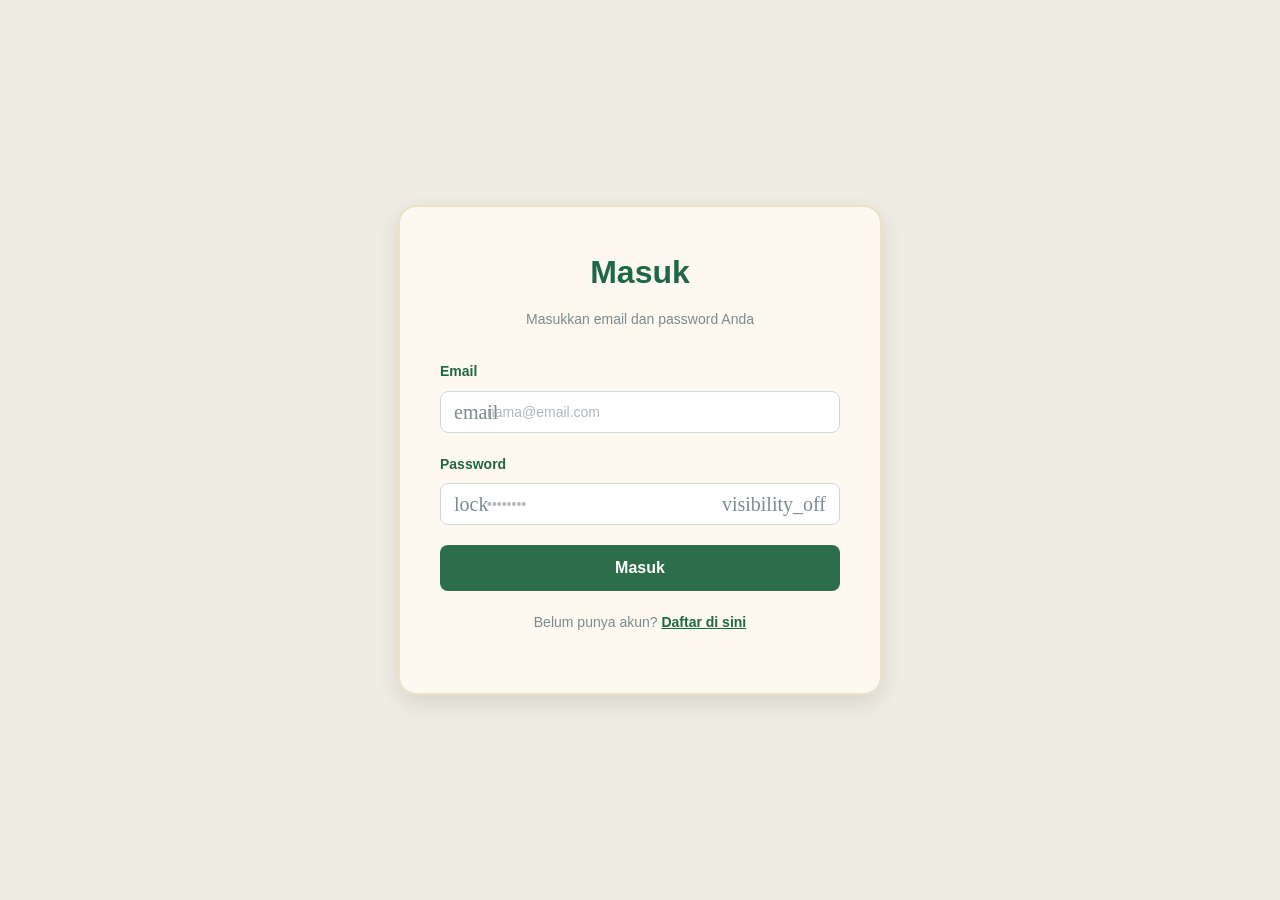
<file: frontend/pages/auth/login.html>
<!DOCTYPE html>
<html lang="id">
  <head>
    <meta charset="UTF-8" />
    <meta name="viewport" content="width=device-width, initial-scale=1.0" />
    <meta
      http-equiv="Content-Security-Policy"
      content="default-src 'self'; script-src 'self' 'unsafe-inline'; style-src 'self' 'unsafe-inline' https://fonts.googleapis.com; img-src 'self' data: https:; connect-src 'self' http://localhost:5000 http://127.0.0.1:5000 http://127.0.0.1:5500; font-src 'self' data: https://fonts.gstatic.com;"
    />
    <title>Login - Pengangkut Sampah</title>
    <link
      rel="stylesheet"
      href="https://fonts.googleapis.com/css2?family=Inter:wght@400;500;600;700&display=swap"
    />
    <link
      rel="stylesheet"
      href="https://fonts.googleapis.com/icon?family=Material+Icons"
    />
    <link rel="stylesheet" href="../../assets/css/style.css" />
    <link rel="stylesheet" href="../../assets/css/auth.css" />
  </head>
  <body>
    <div class="auth-container">
      <div class="auth-box">
        <div class="auth-header">
          <h1>Masuk</h1>
          <p>Masukkan email dan password Anda</p>
        </div>

        <form id="loginForm" class="auth-form">
          <div class="form-group">
            <label for="email">Email</label>
            <div class="input-with-icon">
              <span class="material-icons input-icon">email</span>
              <input
                type="email"
                id="email"
                name="email"
                placeholder="nama@email.com"
                required
              />
            </div>
          </div>

          <div class="form-group">
            <label for="password">Password</label>
            <div class="input-with-icon">
              <span class="material-icons input-icon">lock</span>
              <input
                type="password"
                id="password"
                name="password"
                placeholder="••••••••"
                required
              />
              <span class="material-icons toggle-password" id="togglePassword"
                >visibility_off</span
              >
            </div>
          </div>

          <div class="form-group">
            <button type="submit" class="btn btn-primary btn-block">
              Masuk
            </button>
          </div>

          <div class="form-footer">
            <p>Belum punya akun? <a href="signup.html">Daftar di sini</a></p>
          </div>
        </form>

        <div
          id="errorMessage"
          class="alert alert-error"
          style="display: none"
        ></div>
      </div>
    </div>

    <script src="../../assets/js/auth.js"></script>
    <script src="../../assets/js/api.js"></script>
    <script src="../../assets/js/login.js"></script>
  </body>
</html>
</file>
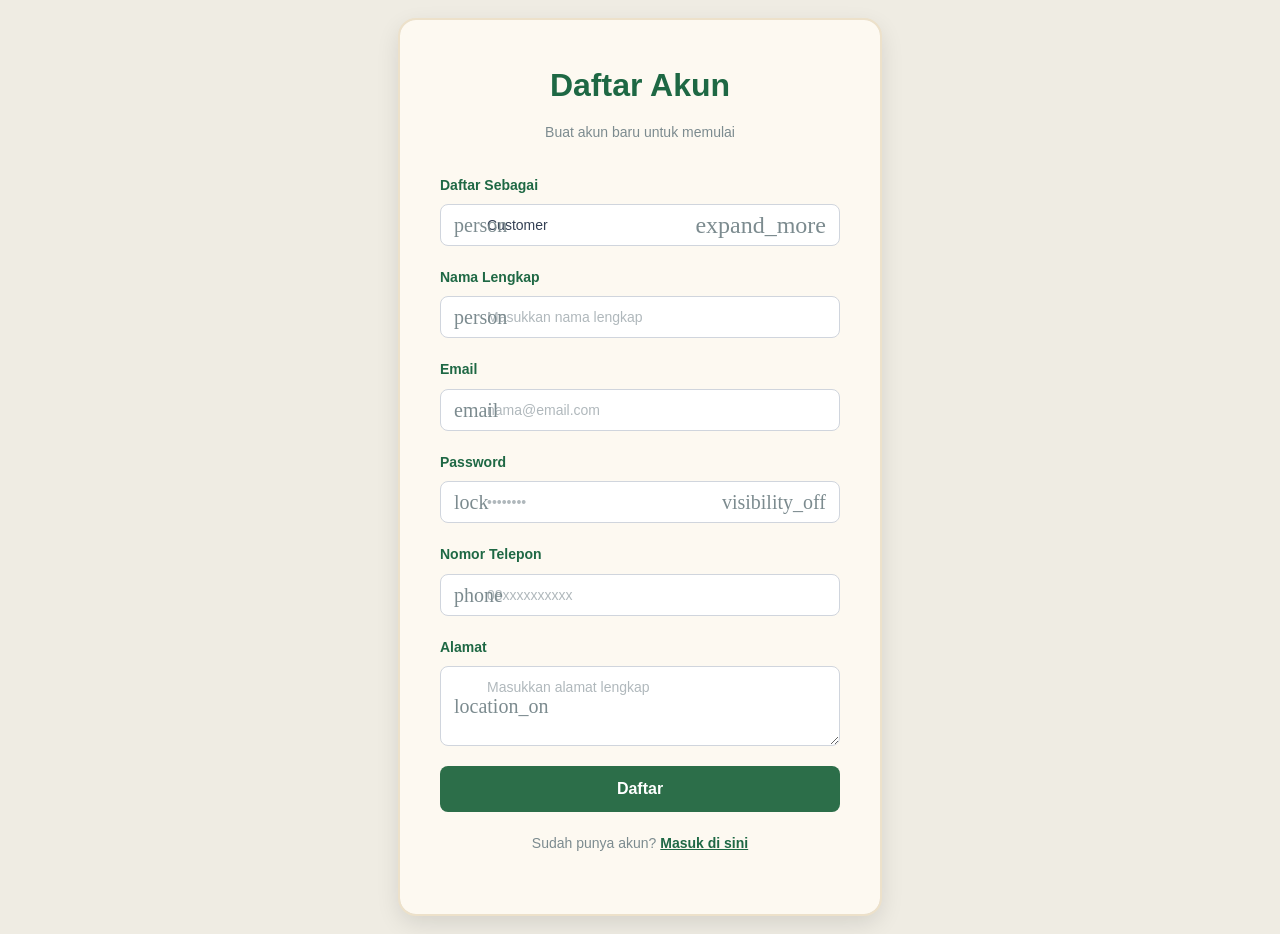
<file: frontend/pages/auth/signup.html>
<!DOCTYPE html>
<html lang="id">
  <head>
    <meta charset="UTF-8" />
    <meta name="viewport" content="width=device-width, initial-scale=1.0" />
    <meta
      http-equiv="Content-Security-Policy"
      content="default-src 'self'; script-src 'self' 'unsafe-inline'; style-src 'self' 'unsafe-inline' https://fonts.googleapis.com; img-src 'self' data: https:; connect-src 'self' http://localhost:5000 http://127.0.0.1:5000 http://127.0.0.1:5500; font-src 'self' data: https://fonts.gstatic.com;"
    />
    <title>Sign Up - Pengangkut Sampah</title>
    <link
      rel="stylesheet"
      href="https://fonts.googleapis.com/css2?family=Inter:wght@400;500;600;700&display=swap"
    />
    <link
      rel="stylesheet"
      href="https://fonts.googleapis.com/icon?family=Material+Icons"
    />
    <link rel="stylesheet" href="../../assets/css/style.css" />
    <link rel="stylesheet" href="../../assets/css/auth.css" />
  </head>
  <body>
    <div class="auth-container">
      <div class="auth-box">
        <div class="auth-header">
          <h1>Daftar Akun</h1>
          <p>Buat akun baru untuk memulai</p>
        </div>

        <form id="signupForm" class="auth-form">
          <div class="form-group">
            <label for="role">Daftar Sebagai</label>
            <div class="input-with-icon">
              <span class="material-icons input-icon">person</span>
              <select id="role" name="role" required>
                <option value="customer">Customer</option>
                <option value="driver">Driver</option>
              </select>
              <span class="material-icons select-arrow">expand_more</span>
            </div>
          </div>

          <div class="form-group">
            <label for="name">Nama Lengkap</label>
            <div class="input-with-icon">
              <span class="material-icons input-icon">person</span>
              <input
                type="text"
                id="name"
                name="name"
                placeholder="Masukkan nama lengkap"
                required
              />
            </div>
          </div>

          <div class="form-group">
            <label for="email">Email</label>
            <div class="input-with-icon">
              <span class="material-icons input-icon">email</span>
              <input
                type="email"
                id="email"
                name="email"
                placeholder="nama@email.com"
                required
              />
            </div>
          </div>

          <div class="form-group">
            <label for="password">Password</label>
            <div class="input-with-icon">
              <span class="material-icons input-icon">lock</span>
              <input
                type="password"
                id="password"
                name="password"
                placeholder="••••••••"
                required
                minlength="6"
              />
              <span
                class="material-icons toggle-password"
                id="togglePasswordSignup"
                >visibility_off</span
              >
            </div>
          </div>

          <div class="form-group">
            <label for="phone">Nomor Telepon</label>
            <div class="input-with-icon">
              <span class="material-icons input-icon">phone</span>
              <input
                type="tel"
                id="phone"
                name="phone"
                placeholder="08xxxxxxxxxx"
              />
            </div>
          </div>

          <div class="form-group">
            <label for="address">Alamat</label>
            <div class="input-with-icon">
              <span class="material-icons input-icon">location_on</span>
              <textarea
                id="address"
                name="address"
                rows="3"
                placeholder="Masukkan alamat lengkap"
              ></textarea>
            </div>
          </div>

          <!-- Driver specific fields -->
          <div id="driverFields" style="display: none">
            <div class="form-group">
              <label for="wilayah">Wilayah Penugasan</label>
              <div class="input-with-icon">
                <span class="material-icons input-icon">location_on</span>
                <select id="wilayah" name="wilayah">
                  <option value="">Pilih Wilayah</option>
                  <option value="Larangan, Larangan Utara">
                    Larangan, Larangan Utara
                  </option>
                  <option value="Larangan, Larangan Selatan">
                    Larangan, Larangan Selatan
                  </option>
                  <option value="Larangan, Larangan Indah">
                    Larangan, Larangan Indah
                  </option>
                  <option value="Larangan, Gaga">Larangan, Gaga</option>
                  <option value="Larangan, Cipadu">Larangan, Cipadu</option>
                  <option value="Larangan, Cipadu Jaya">
                    Larangan, Cipadu Jaya
                  </option>
                  <option value="Larangan, Kreo">Larangan, Kreo</option>
                  <option value="Larangan, Kreo Selatan">
                    Larangan, Kreo Selatan
                  </option>
                </select>
                <span class="material-icons select-arrow">expand_more</span>
              </div>
            </div>

            <div class="form-group">
              <label for="sessionPreference">Sesi Pilihan</label>
              <div class="input-with-icon">
                <span class="material-icons input-icon">schedule</span>
                <select id="sessionPreference" name="session_preference">
                  <option value="both">Pagi & Sore</option>
                  <option value="morning">Pagi</option>
                  <option value="afternoon">Sore</option>
                </select>
                <span class="material-icons select-arrow">expand_more</span>
              </div>
            </div>

            <div class="form-group">
              <label for="vehicleNumber">Nomor Kendaraan</label>
              <div class="input-with-icon">
                <span class="material-icons input-icon">local_shipping</span>
                <input
                  type="text"
                  id="vehicleNumber"
                  name="vehicle_number"
                  placeholder="B 1234 XYZ"
                />
              </div>
            </div>
          </div>

          <div class="form-group">
            <button type="submit" class="btn btn-primary btn-block">
              Daftar
            </button>
          </div>

          <div class="form-footer">
            <p>Sudah punya akun? <a href="login.html">Masuk di sini</a></p>
          </div>
        </form>

        <div
          id="errorMessage"
          class="alert alert-error"
          style="display: none"
        ></div>
      </div>
    </div>

    <script src="../../assets/js/auth.js"></script>
    <script src="../../assets/js/api.js"></script>
    <script src="../../assets/js/signup.js"></script>
  </body>
</html>
</file>
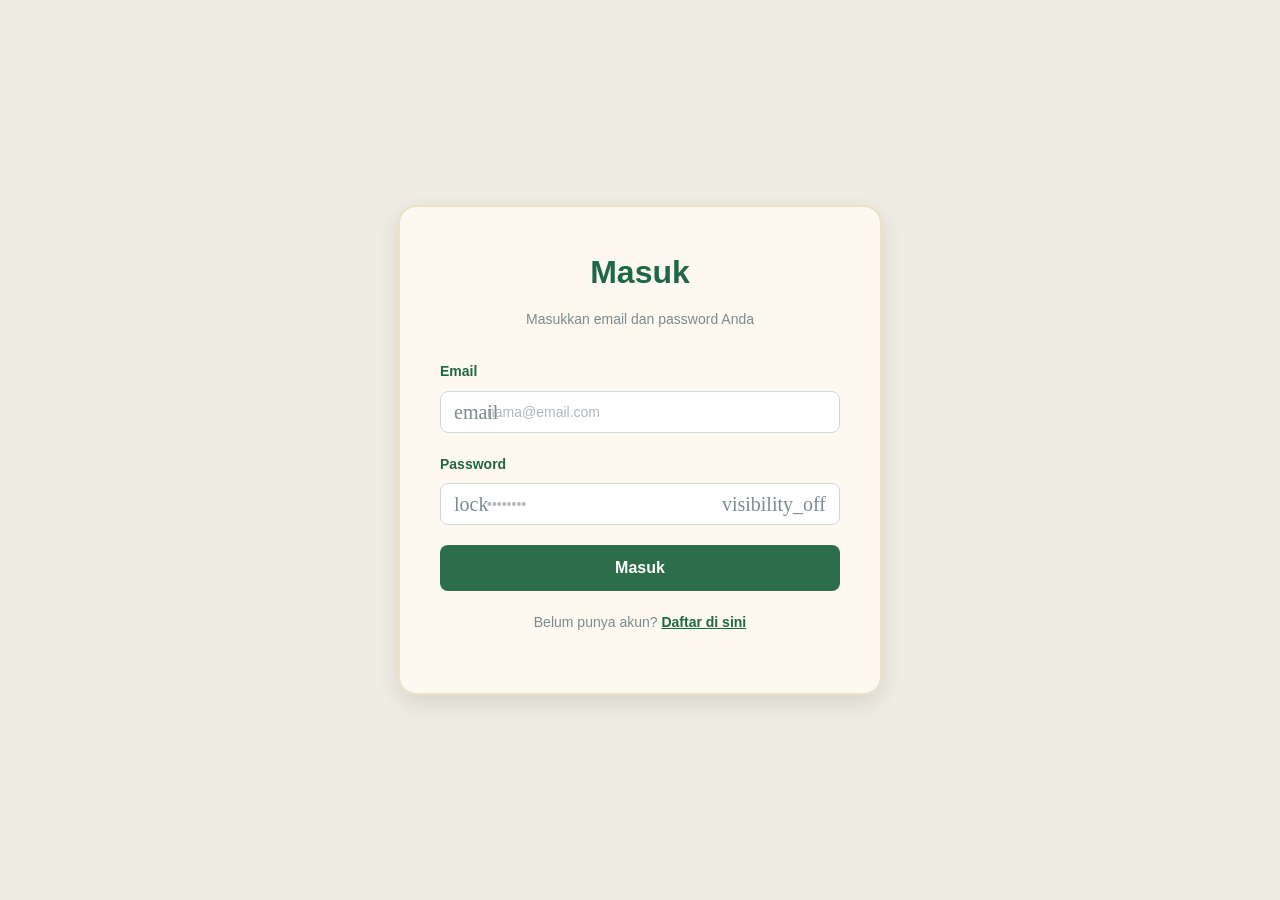
<file: frontend/pages/customer/dashboard.html>
<!DOCTYPE html>
<html lang="id">
  <head>
    <meta charset="UTF-8" />
    <meta name="viewport" content="width=device-width, initial-scale=1.0" />
    <meta
      http-equiv="Content-Security-Policy"
      content="default-src 'self'; script-src 'self' 'unsafe-inline'; style-src 'self' 'unsafe-inline' https://fonts.googleapis.com; img-src 'self' data: https:; connect-src 'self' http://localhost:5000 http://127.0.0.1:5000 http://127.0.0.1:5500; font-src 'self' data: https://fonts.gstatic.com;"
    />
    <title>Dashboard Customer - Pengangkut Sampah</title>
    <link
      rel="stylesheet"
      href="https://fonts.googleapis.com/css2?family=Inter:wght@400;500;600;700&display=swap"
    />
    <link
      rel="stylesheet"
      href="https://fonts.googleapis.com/icon?family=Material+Icons"
    />
    <link rel="stylesheet" href="../../assets/css/style.css" />
    <link rel="stylesheet" href="../../assets/css/dashboard.css" />
  </head>
  <body>
    <div class="dashboard">
      <nav class="sidebar">
        <div class="sidebar-header">
          <img
            src="../../assets/images/LOGO_TRUK-removebg-preview.png"
            alt="SIBIJAK Logo"
            class="logo-icon"
          />
          <h2>SIBIJAK</h2>
        </div>
        <ul class="sidebar-menu">
          <li>
            <a href="dashboard.html" class="active"
              ><span class="material-icons">home</span>Dashboard</a
            >
          </li>
          <li>
            <a href="order.html"
              ><span class="material-icons">note_add</span>Buat Pesanan</a
            >
          </li>
          <li>
            <a href="orders.html"
              ><span class="material-icons">inventory_2</span>Pesanan Saya</a
            >
          </li>
          <li>
            <a href="profile.html"
              ><span class="material-icons">person</span>Profil</a
            >
          </li>
          <li>
            <a href="#" id="logoutBtn"
              ><span class="material-icons">logout</span>Keluar</a
            >
          </li>
        </ul>
      </nav>

      <main class="main-content">
        <header class="content-header">
          <h1>Dashboard</h1>
          <button class="btn-penpen" id="userName">penpen</button>
        </header>

        <div class="content-body">
          <div class="stats-grid">
            <div class="stat-card">
              <div class="stat-icon" style="background-color: #c8e6f5">
                <span class="material-icons" style="color: #2c6e49"
                  >inventory_2</span
                >
              </div>
              <div class="stat-content">
                <h3>TOTAL PESANAN</h3>
                <p class="stat-value" id="totalOrders">0</p>
              </div>
            </div>
            <div class="stat-card">
              <div class="stat-icon" style="background-color: #fff4d9">
                <span class="material-icons" style="color: #f9a825"
                  >pending</span
                >
              </div>
              <div class="stat-content">
                <h3>PENDING</h3>
                <p class="stat-value" id="pendingOrders">0</p>
              </div>
            </div>
            <div class="stat-card">
              <div class="stat-icon" style="background-color: #d4edd9">
                <span class="material-icons" style="color: #2c6e49"
                  >check_circle</span
                >
              </div>
              <div class="stat-content">
                <h3>SELESAI</h3>
                <p class="stat-value" id="completedOrders">0</p>
              </div>
            </div>
            <div class="stat-card">
              <div class="stat-icon" style="background-color: #fff4d9">
                <span class="material-icons" style="color: #f9a825">scale</span>
              </div>
              <div class="stat-content">
                <h3>TOTAL SAMPAH</h3>
                <p class="stat-value" id="totalWeight">0.0 kg</p>
              </div>
            </div>
          </div>

          <div class="section">
            <h2>Pesanan Terbaru</h2>
            <div class="table-container" id="tableContainer">
              <table class="data-table">
                <thead>
                  <tr>
                    <th>ID</th>
                    <th>Alamat</th>
                    <th>Jenis Sampah</th>
                    <th>Berat</th>
                    <th>Total</th>
                    <th>Status</th>
                    <th>Tanggal</th>
                  </tr>
                </thead>
                <tbody id="recentOrders">
                  <tr>
                    <td colspan="7" class="text-center">Loading...</td>
                  </tr>
                </tbody>
              </table>
              <div class="empty-state" id="emptyState" style="display: none">
                <div class="empty-icon">
                  <span class="material-icons">inventory_2</span>
                </div>
                <h3>Belum ada pesanan</h3>
                <p>Pesanan yang dibuat akan muncul di sini</p>
              </div>
            </div>
          </div>
        </div>
      </main>
    </div>

    <script src="../../assets/js/auth.js"></script>
    <script src="../../assets/js/api.js"></script>
    <script src="../../assets/js/customer-dashboard.js"></script>
  </body>
</html>
</file>
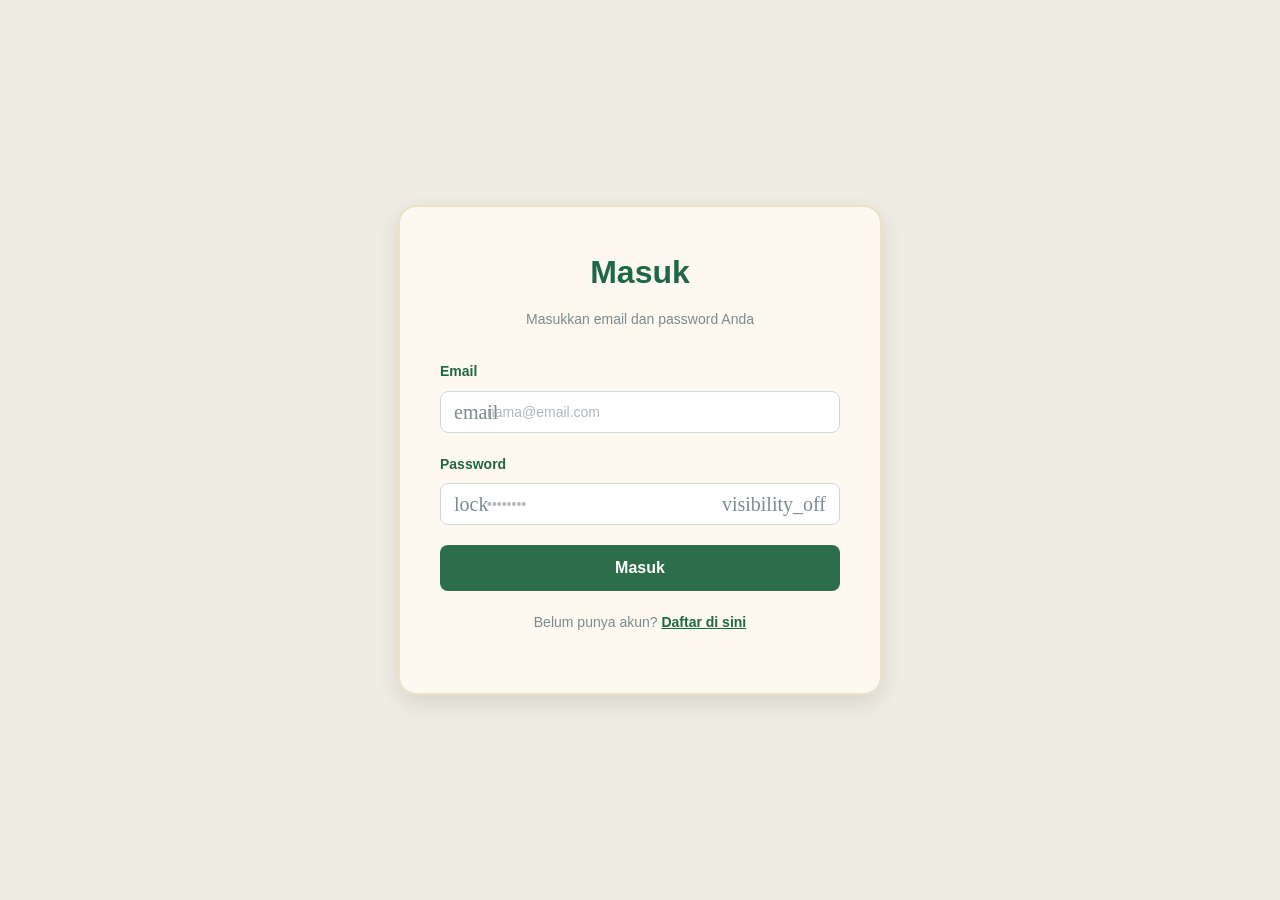
<file: frontend/pages/customer/orders.html>
<!DOCTYPE html>
<html lang="id">
  <head>
    <meta charset="UTF-8" />
    <meta name="viewport" content="width=device-width, initial-scale=1.0" />
    <meta
      http-equiv="Content-Security-Policy"
      content="default-src 'self'; script-src 'self' 'unsafe-inline'; style-src 'self' 'unsafe-inline' https://fonts.googleapis.com; img-src 'self' data: https:; connect-src 'self' http://localhost:5000 http://127.0.0.1:5000 http://127.0.0.1:5500; font-src 'self' data: https://fonts.gstatic.com;"
    />
    <title>Pesanan Saya - Pengangkut Sampah</title>
    <link
      rel="stylesheet"
      href="https://fonts.googleapis.com/css2?family=Inter:wght@400;500;600;700&display=swap"
    />
    <link
      rel="stylesheet"
      href="https://fonts.googleapis.com/icon?family=Material+Icons"
    />
    <link rel="stylesheet" href="../../assets/css/style.css" />
    <link rel="stylesheet" href="../../assets/css/dashboard.css" />
  </head>
  <body>
    <div class="dashboard">
      <nav class="sidebar">
        <div class="sidebar-header">
          <img
            src="../../assets/images/LOGO_TRUK-removebg-preview.png"
            alt="SIBIJAK Logo"
            class="logo-icon"
          />
          <h2>SIBIJAK</h2>
        </div>
        <ul class="sidebar-menu">
          <li>
            <a href="dashboard.html"
              ><span class="material-icons">home</span>Dashboard</a
            >
          </li>
          <li>
            <a href="order.html"
              ><span class="material-icons">note_add</span>Buat Pesanan</a
            >
          </li>
          <li>
            <a href="orders.html" class="active"
              ><span class="material-icons">inventory_2</span>Pesanan Saya</a
            >
          </li>
          <li>
            <a href="profile.html"
              ><span class="material-icons">person</span>Profil</a
            >
          </li>
          <li>
            <a href="#" id="logoutBtn"
              ><span class="material-icons">logout</span>Keluar</a
            >
          </li>
        </ul>
      </nav>

      <main class="main-content">
        <header class="content-header">
          <h1>Pesanan Saya</h1>
          <button class="btn-penpen" id="userName">penpen</button>
        </header>

        <div class="content-body">
          <div class="orders-list" id="ordersList">
            <p class="loading-text">Memuat data pesanan...</p>
          </div>
        </div>
      </main>
    </div>

    <script src="../../assets/js/auth.js"></script>
    <script src="../../assets/js/api.js"></script>
    <script src="../../assets/js/customer-orders.js"></script>
  </body>
</html>
</file>
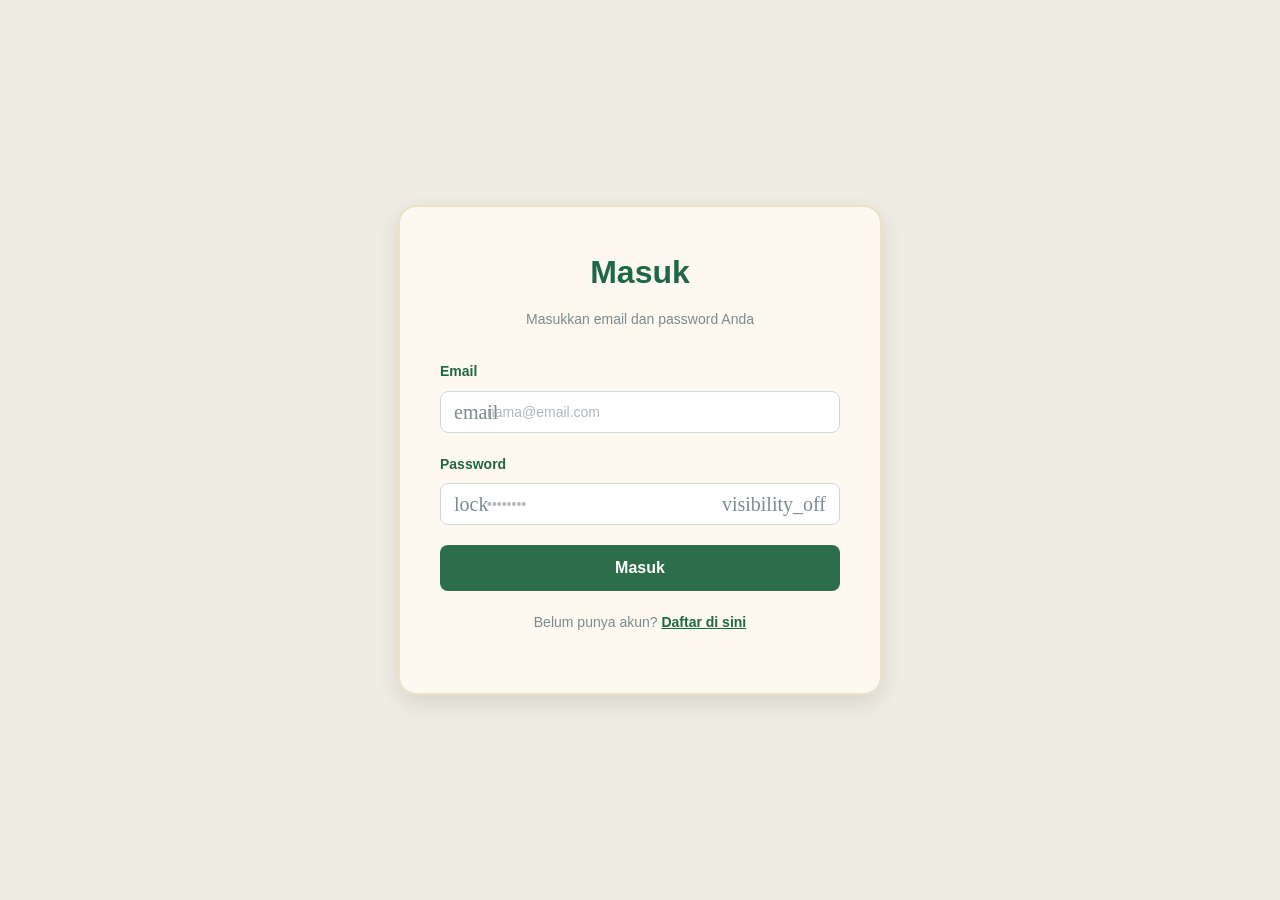
<file: frontend/pages/customer/profile.html>
<!DOCTYPE html>
<html lang="id">
  <head>
    <meta charset="UTF-8" />
    <meta name="viewport" content="width=device-width, initial-scale=1.0" />
    <meta
      http-equiv="Content-Security-Policy"
      content="default-src 'self'; script-src 'self' 'unsafe-inline'; style-src 'self' 'unsafe-inline' https://fonts.googleapis.com; img-src 'self' data: https:; connect-src 'self' http://localhost:5000 http://127.0.0.1:5000 http://127.0.0.1:5500; font-src 'self' data: https://fonts.gstatic.com;"
    />
    <title>Profil - Pengangkut Sampah</title>
    <link
      rel="stylesheet"
      href="https://fonts.googleapis.com/css2?family=Inter:wght@400;500;600;700&display=swap"
    />
    <link
      rel="stylesheet"
      href="https://fonts.googleapis.com/icon?family=Material+Icons"
    />
    <link rel="stylesheet" href="../../assets/css/style.css" />
    <link rel="stylesheet" href="../../assets/css/dashboard.css" />
  </head>
  <body>
    <div class="dashboard">
      <nav class="sidebar">
        <div class="sidebar-header">
          <img
            src="../../assets/images/LOGO_TRUK-removebg-preview.png"
            alt="SIBIJAK Logo"
            class="logo-icon"
          />
          <h2>SIBIJAK</h2>
        </div>
        <ul class="sidebar-menu">
          <li>
            <a href="dashboard.html"
              ><span class="material-icons">home</span>Dashboard</a
            >
          </li>
          <li>
            <a href="order.html"
              ><span class="material-icons">note_add</span>Buat Pesanan</a
            >
          </li>
          <li>
            <a href="orders.html"
              ><span class="material-icons">inventory_2</span>Pesanan Saya</a
            >
          </li>
          <li>
            <a href="profile.html" class="active"
              ><span class="material-icons">person</span>Profil</a
            >
          </li>
          <li>
            <a href="#" id="logoutBtn"
              ><span class="material-icons">logout</span>Keluar</a
            >
          </li>
        </ul>
      </nav>

      <main class="main-content">
        <header class="content-header">
          <h1>Profil</h1>
          <button class="btn-penpen" id="topUserName">penpen</button>
        </header>

        <div class="content-body">
          <!-- Profile Header -->
          <div class="profile-header">
            <div class="profile-avatar-section">
              <div class="profile-avatar">
                <img
                  id="profileImage"
                  src=""
                  alt="Profile"
                  style="
                    display: none;
                    width: 100%;
                    height: 100%;
                    object-fit: cover;
                    border-radius: 50%;
                  "
                />
                <span class="material-icons" id="profileIcon">person</span>
                <button class="edit-avatar-btn" id="editAvatarBtn">
                  <span class="material-icons">edit</span>
                </button>
                <input
                  type="file"
                  id="avatarInput"
                  accept="image/*"
                  style="display: none"
                />
              </div>
              <div class="profile-header-info">
                <h2 id="profileName">Nama Pengguna</h2>
                <p id="profileEmail">email@example.com</p>
                <span
                  class="verified-badge"
                  id="verifiedBadge"
                  style="display: none"
                >
                  <span class="material-icons">verified</span> Akun
                  Terverifikasi
                </span>
              </div>
            </div>
          </div>

          <!-- Profile Stats -->
          <div class="profile-stats">
            <div class="profile-stat-card">
              <div class="stat-icon" style="background-color: #c8e6f5">
                <span class="material-icons" style="color: #2c6e49"
                  >inventory_2</span
                >
              </div>
              <div class="stat-content">
                <p class="stat-value" id="profileTotalOrders">12</p>
                <p class="stat-label">Total Pesanan</p>
              </div>
            </div>
            <div class="profile-stat-card">
              <div class="stat-icon" style="background-color: #c8e6f5">
                <span class="material-icons" style="color: #2c6e49">scale</span>
              </div>
              <div class="stat-content">
                <p class="stat-value" id="profileTotalWeight">45.5 kg</p>
                <p class="stat-label">Sampah Terkumpul</p>
              </div>
            </div>
            <div class="profile-stat-card">
              <div class="stat-icon" style="background-color: #fff4d9">
                <span class="material-icons" style="color: #f9a825"
                  >pending</span
                >
              </div>
              <div class="stat-content">
                <p class="stat-value" id="profilePendingOrders">3</p>
                <p class="stat-label">Pesanan Pending</p>
              </div>
            </div>
          </div>

          <!-- Profile Form -->
          <div class="section">
            <div class="section-header-with-icon">
              <span class="material-icons">info</span>
              <h2>Informasi Pribadi</h2>
              <!-- <button class="icon-btn" id="editProfileBtn">
                <span class="material-icons">expand_more</span>
              </button> -->
            </div>
            <form id="profileForm" class="profile-form">
              <div class="form-row-2">
                <div class="form-group">
                  <label
                    ><span class="material-icons">person</span> Nama
                    Lengkap</label
                  >
                  <input
                    type="text"
                    id="inputName"
                    name="name"
                    placeholder="Masukkan nama lengkap"
                    required
                  />
                </div>
                <div class="form-group">
                  <label><span class="material-icons">email</span> Email</label>
                  <input
                    type="email"
                    id="inputEmail"
                    name="email"
                    placeholder="contoh@email.com"
                    required
                    readonly
                  />
                </div>
              </div>
              <div class="form-row-2">
                <div class="form-group">
                  <label
                    ><span class="material-icons">phone</span> Nomor
                    Telepon</label
                  >
                  <input
                    type="tel"
                    id="inputPhone"
                    name="phone"
                    placeholder="08xxxxxxxxxx"
                  />
                </div>
                <div class="form-group">
                  <label
                    ><span class="material-icons">location_city</span>
                    Kota</label
                  >
                  <input
                    type="text"
                    id="inputCity"
                    name="city"
                    placeholder="Masukkan kota"
                  />
                </div>
              </div>
              <div class="form-group">
                <label
                  ><span class="material-icons">location_on</span> Alamat
                  Lengkap</label
                >
                <textarea
                  id="inputAddress"
                  name="address"
                  rows="3"
                  placeholder="Masukkan alamat lengkap"
                ></textarea>
              </div>
              <div class="form-group">
                <label
                  ><span class="material-icons">markunread_mailbox</span> Kode
                  Pos</label
                >
                <input
                  type="text"
                  id="inputPostalCode"
                  name="postal_code"
                  placeholder="12345"
                />
              </div>
              <div class="form-actions">
                <button type="button" class="btn btn-secondary" id="cancelBtn">
                  <span class="material-icons">close</span> Batal
                </button>
                <button type="submit" class="btn btn-primary">
                  <span class="material-icons">save</span> Simpan Profil
                </button>
              </div>
            </form>
          </div>

          <!-- Activity Timeline -->
          <div class="section">
            <div class="section-header-with-icon">
              <span class="material-icons">schedule</span>
              <h2>Aktivitas Terakhir</h2>
            </div>
            <div class="timeline" id="activityTimeline">
              <p class="text-muted">Memuat aktivitas...</p>
            </div>
          </div>
        </div>
      </main>
    </div>

    <script src="../../assets/js/auth.js"></script>
    <script src="../../assets/js/api.js"></script>
    <script src="../../assets/js/customer-profile.js"></script>
  </body>
</html>
</file>
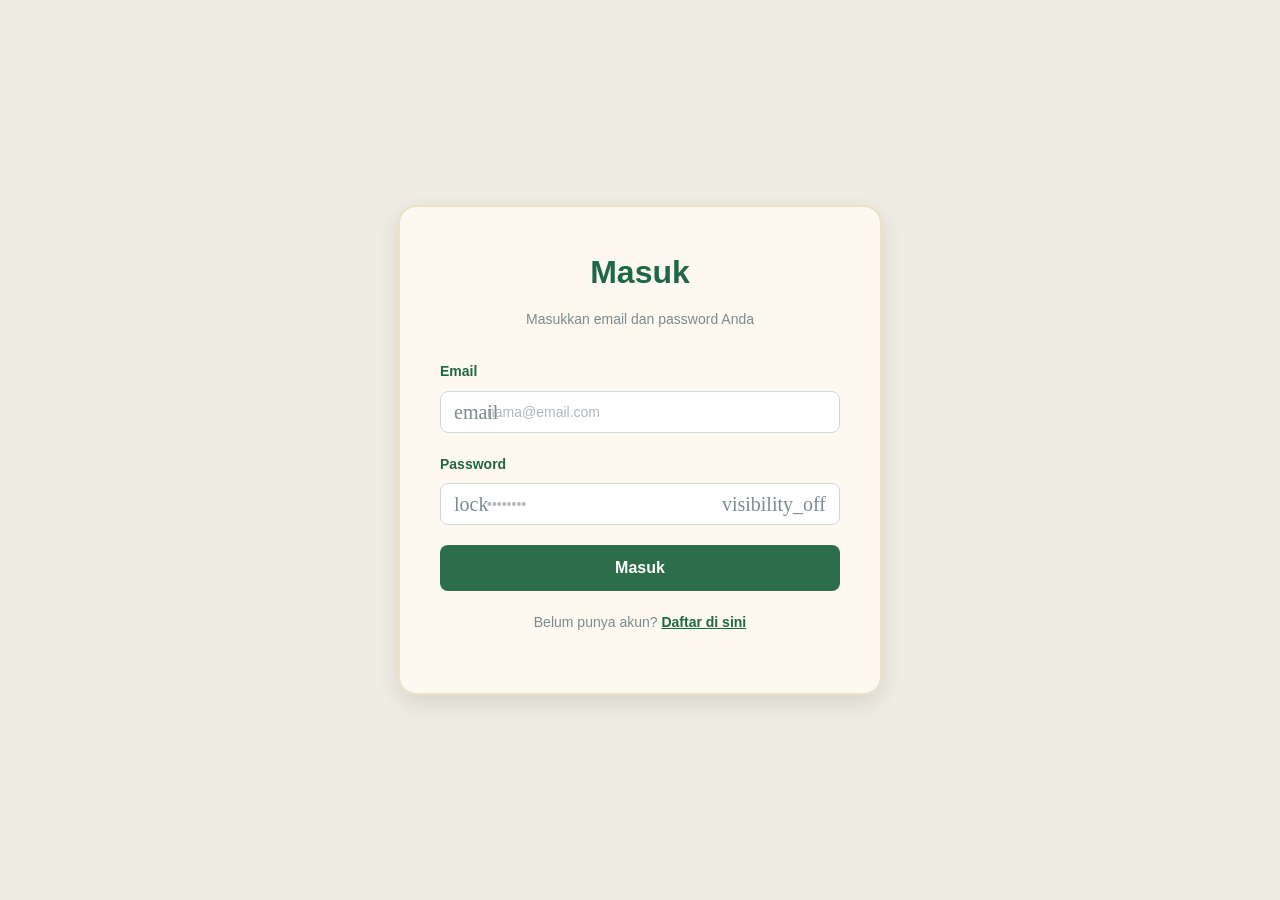
<file: frontend/pages/driver/dashboard.html>
<!DOCTYPE html>
<html lang="id">
  <head>
    <meta charset="UTF-8" />
    <meta name="viewport" content="width=device-width, initial-scale=1.0" />
    <meta
      http-equiv="Content-Security-Policy"
      content="default-src 'self'; script-src 'self' 'unsafe-inline'; style-src 'self' 'unsafe-inline' https://fonts.googleapis.com; img-src 'self' data:; connect-src 'self' http://localhost:5000 http://127.0.0.1:5000 http://127.0.0.1:5500; font-src 'self' data: https://fonts.gstatic.com;"
    />
    <title>Dashboard Driver - SIBIJAK</title>
    <link
      rel="stylesheet"
      href="https://fonts.googleapis.com/css2?family=Inter:wght@400;500;600;700&display=swap"
    />
    <link
      rel="stylesheet"
      href="https://fonts.googleapis.com/icon?family=Material+Icons"
    />
    <link rel="stylesheet" href="../../assets/css/style.css" />
    <link rel="stylesheet" href="../../assets/css/dashboard.css" />
  </head>
  <body>
    <div class="dashboard">
      <nav class="sidebar">
        <div class="sidebar-header">
          <img
            src="../../assets/images/LOGO_TRUK-removebg-preview.png"
            alt="SIBIJAK Logo"
            class="logo-icon"
          />
          <h2>SIBIJAK</h2>
        </div>
        <ul class="sidebar-menu">
          <li>
            <a href="dashboard.html" class="active">
              <span class="material-icons">dashboard</span>Dashboard
            </a>
          </li>
          <li>
            <a href="orders.html">
              <span class="material-icons">list_alt</span>Daftar Pesanan
            </a>
          </li>
          <li>
            <a href="my-orders.html">
              <span class="material-icons">local_shipping</span>Pengambilan
              Pesanan
            </a>
          </li>
          <li>
            <a href="profile.html">
              <span class="material-icons">person</span>Profil
            </a>
          </li>
          <li>
            <a href="#" id="logoutBtn">
              <span class="material-icons">logout</span>Keluar
            </a>
          </li>
        </ul>
      </nav>

      <main class="main-content">
        <header class="content-header">
          <div>
            <h1>Dashboard</h1>
            <p class="header-subtitle">
              Selamat datang, <span id="driverName">Driver</span>
            </p>
          </div>
          <button class="btn-penpen" id="userName">Driver</button>
        </header>

        <div class="content-body">
          <!-- Stats Cards -->
          <div class="dashboard-stats-grid">
            <div class="dashboard-stat-card stat-primary">
              <div class="stat-icon-wrapper stat-icon-blue">
                <span class="material-icons">assignment</span>
              </div>
              <div class="stat-content">
                <p class="stat-label">Pesanan Tersedia</p>
                <h2 class="stat-value" id="availableOrders">0</h2>
              </div>
            </div>

            <div class="dashboard-stat-card stat-warning">
              <div class="stat-icon-wrapper stat-icon-orange">
                <span class="material-icons">pending_actions</span>
              </div>
              <div class="stat-content">
                <p class="stat-label">Dalam Proses</p>
                <h2 class="stat-value" id="inProgressOrders">0</h2>
              </div>
            </div>

            <div class="dashboard-stat-card stat-success">
              <div class="stat-icon-wrapper stat-icon-green">
                <span class="material-icons">check_circle</span>
              </div>
              <div class="stat-content">
                <p class="stat-label">Selesai Hari Ini</p>
                <h2 class="stat-value" id="completedToday">0</h2>
              </div>
            </div>

            <div class="dashboard-stat-card stat-info">
              <div class="stat-icon-wrapper stat-icon-purple">
                <span class="material-icons">military_tech</span>
              </div>
              <div class="stat-content">
                <p class="stat-label">Total Selesai</p>
                <h2 class="stat-value" id="totalCompleted">0</h2>
              </div>
            </div>
          </div>

          <!-- Available Orders Section -->
          <div class="dashboard-card">
            <div class="card-header">
              <div class="card-header-left">
                <span class="material-icons card-icon">assignment</span>
                <h2>Pesanan Tersedia</h2>
              </div>
              <a href="orders.html" class="card-link">Lihat Semua</a>
            </div>
            <div id="availableOrdersList" class="driver-orders-grid">
              <div class="loading-state">
                <span class="material-icons spinning">sync</span>
                <p>Memuat pesanan...</p>
              </div>
            </div>
          </div>

          <!-- Activity Logs Section -->
          <div class="dashboard-card">
            <div class="card-header">
              <div class="card-header-left">
                <span class="material-icons card-icon">history</span>
                <h2>Aktivitas Terbaru</h2>
              </div>
              <a href="my-orders.html" class="card-link">Lihat Semua</a>
            </div>
            <div
              id="activityLogsList"
              style="background: white; border-radius: 8px"
            >
              <div class="loading-state">
                <span class="material-icons spinning">sync</span>
                <p>Memuat aktivitas...</p>
              </div>
            </div>
          </div>
        </div>
      </main>
    </div>

    <script src="../../assets/js/api.js"></script>
    <script src="../../assets/js/auth.js"></script>
    <script src="../../assets/js/driver-dashboard.js"></script>
  </body>
</html>
</file>
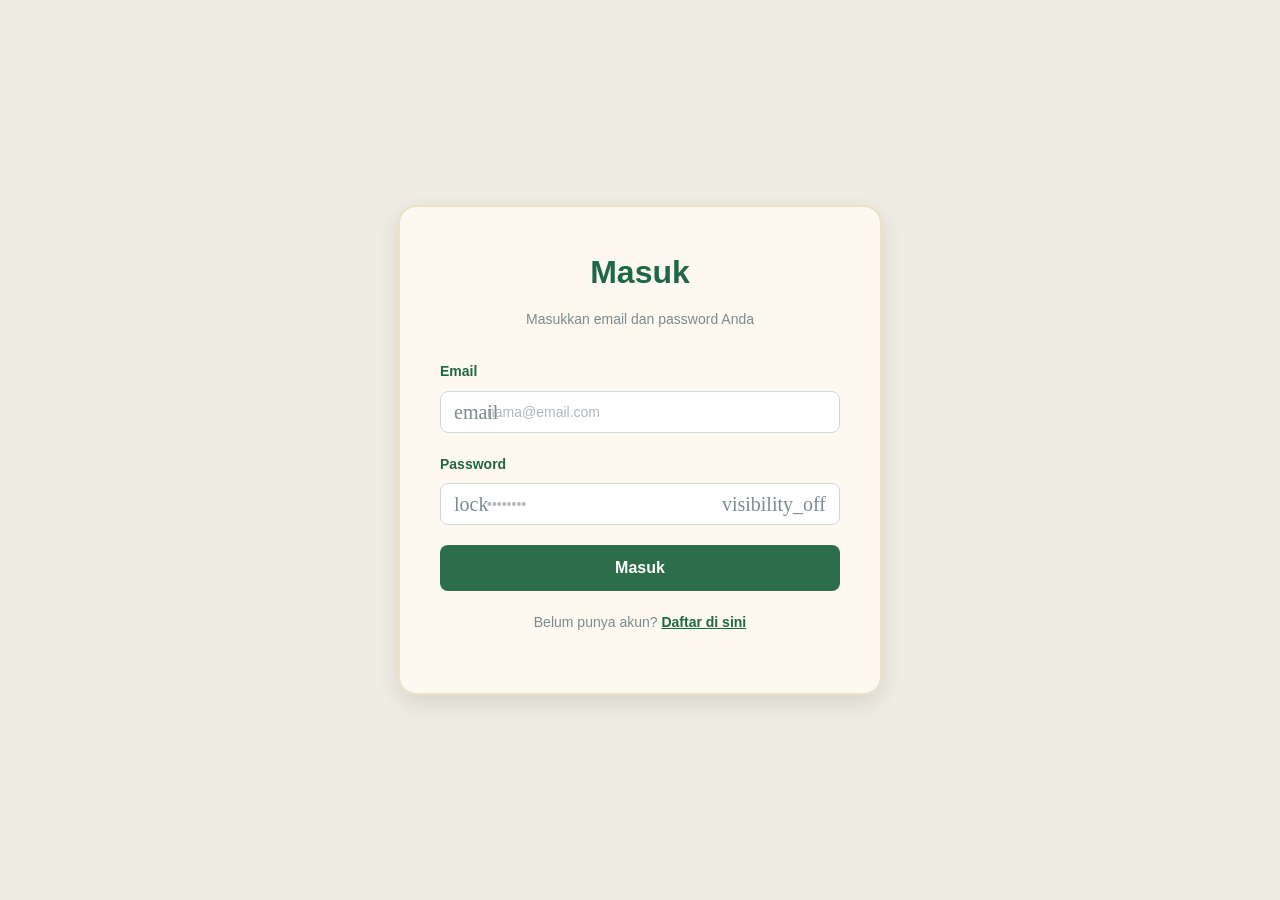
<file: frontend/pages/driver/my-orders.html>
<!DOCTYPE html>
<html lang="id">
  <head>
    <meta charset="UTF-8" />
    <meta name="viewport" content="width=device-width, initial-scale=1.0" />
    <meta
      http-equiv="Content-Security-Policy"
      content="default-src 'self'; script-src 'self' 'unsafe-inline'; style-src 'self' 'unsafe-inline' https://fonts.googleapis.com; img-src 'self' data:; connect-src 'self' http://localhost:5000 http://127.0.0.1:5000 http://127.0.0.1:5500; font-src 'self' data: https://fonts.gstatic.com;"
    />
    <title>Pengambilan Pesanan - SIBIJAK</title>
    <link
      rel="stylesheet"
      href="https://fonts.googleapis.com/css2?family=Inter:wght@400;500;600;700&display=swap"
    />
    <link
      rel="stylesheet"
      href="https://fonts.googleapis.com/icon?family=Material+Icons"
    />
    <link rel="stylesheet" href="../../assets/css/style.css" />
    <link rel="stylesheet" href="../../assets/css/dashboard.css" />
  </head>
  <body>
    <div class="dashboard">
      <nav class="sidebar">
        <div class="sidebar-header">
          <img
            src="../../assets/images/LOGO_TRUK-removebg-preview.png"
            alt="SIBIJAK Logo"
            class="logo-icon"
          />
          <h2>SIBIJAK</h2>
        </div>
        <ul class="sidebar-menu">
          <li>
            <a href="dashboard.html">
              <span class="material-icons">dashboard</span>Dashboard
            </a>
          </li>
          <li>
            <a href="orders.html">
              <span class="material-icons">list_alt</span>Daftar Pesanan
            </a>
          </li>
          <li>
            <a href="my-orders.html" class="active">
              <span class="material-icons">local_shipping</span>Pengambilan
              Pesanan
            </a>
          </li>
          <li>
            <a href="profile.html">
              <span class="material-icons">person</span>Profil
            </a>
          </li>
          <li>
            <a href="#" id="logoutBtn">
              <span class="material-icons">logout</span>Keluar
            </a>
          </li>
        </ul>
      </nav>

      <main class="main-content">
        <header class="content-header">
          <div>
            <h1>Pengambilan Pesanan</h1>
            <p class="header-subtitle">Pesanan yang sedang Anda tangani</p>
          </div>
          <button class="btn-penpen" id="userName">Driver</button>
        </header>

        <div class="content-body">
          <div id="myOrdersList" class="my-orders-list">
            <div class="loading-state">
              <span class="material-icons spinning">sync</span>
              <p>Memuat pesanan...</p>
            </div>
          </div>
        </div>
      </main>
    </div>

    <script src="../../assets/js/api.js"></script>
    <script src="../../assets/js/auth.js"></script>
    <script src="../../assets/js/driver-my-orders.js"></script>
  </body>
</html>
</file>
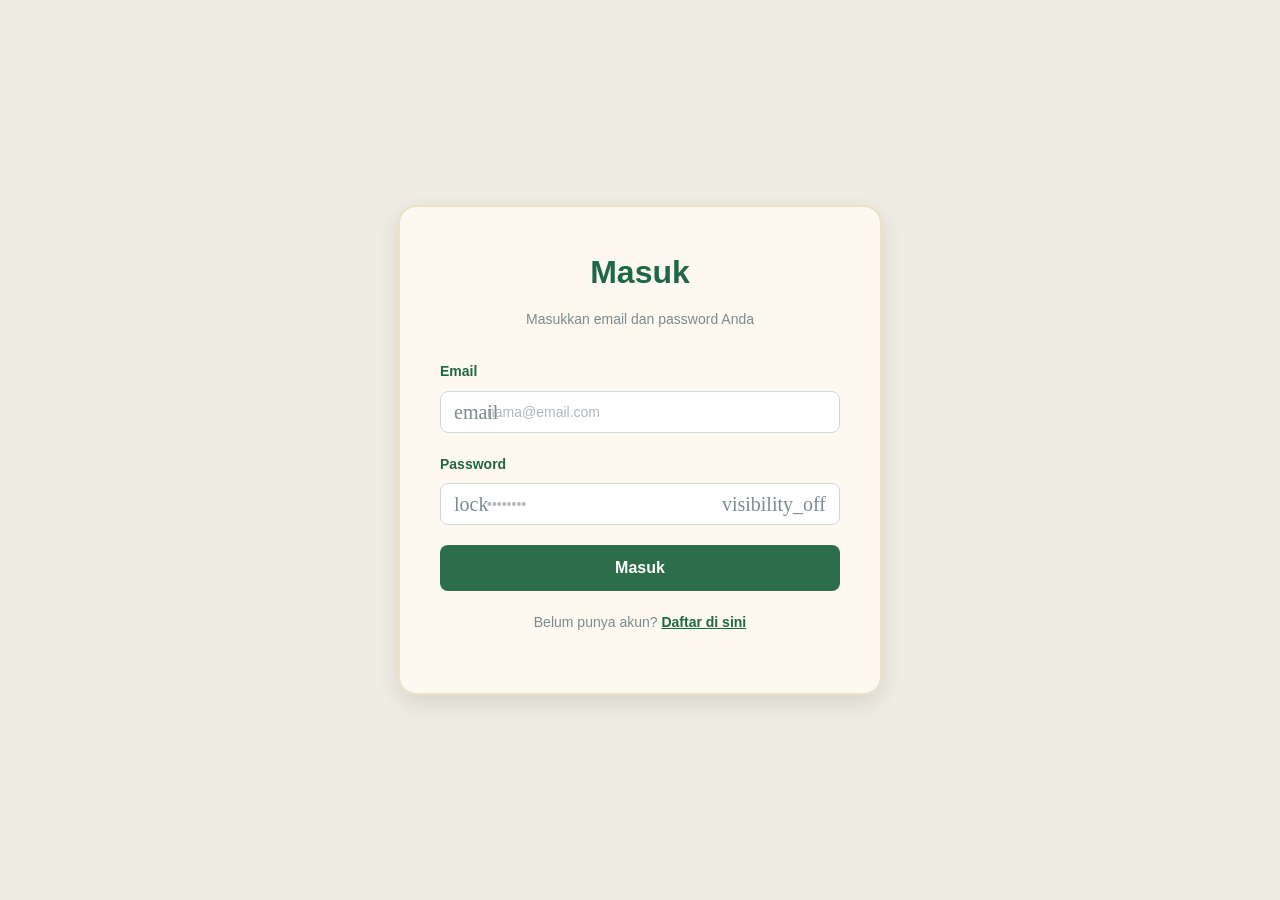
<file: frontend/pages/driver/orders.html>
<!DOCTYPE html>
<html lang="id">
  <head>
    <meta charset="UTF-8" />
    <meta name="viewport" content="width=device-width, initial-scale=1.0" />
    <meta
      http-equiv="Content-Security-Policy"
      content="default-src 'self'; script-src 'self' 'unsafe-inline'; style-src 'self' 'unsafe-inline' https://fonts.googleapis.com; img-src 'self' data:; connect-src 'self' http://localhost:5000 http://127.0.0.1:5000 http://127.0.0.1:5500; font-src 'self' data: https://fonts.gstatic.com;"
    />
    <title>Daftar Pesanan - SIBIJAK</title>
    <link
      rel="stylesheet"
      href="https://fonts.googleapis.com/css2?family=Poppins:wght@400;500;600;700&display=swap"
    />
    <link
      rel="stylesheet"
      href="https://fonts.googleapis.com/css2?family=Inter:wght@400;500;600;700&display=swap"
    />
    <link
      rel="stylesheet"
      href="https://fonts.googleapis.com/icon?family=Material+Icons"
    />
    <link rel="stylesheet" href="../../assets/css/style.css" />
    <link rel="stylesheet" href="../../assets/css/dashboard.css" />
  </head>
  <body>
    <div class="dashboard">
      <nav class="sidebar">
        <div class="sidebar-header">
          <img
            src="../../assets/images/LOGO_TRUK-removebg-preview.png"
            alt="SIBIJAK Logo"
            class="logo-icon"
          />
          <h2>SIBIJAK</h2>
        </div>
        <ul class="sidebar-menu">
          <li>
            <a href="dashboard.html">
              <span class="material-icons">dashboard</span>Dashboard
            </a>
          </li>
          <li>
            <a href="orders.html" class="active">
              <span class="material-icons">list_alt</span>Daftar Pesanan
            </a>
          </li>
          <li>
            <a href="my-orders.html">
              <span class="material-icons">local_shipping</span>Pengambilan
              Pesanan
            </a>
          </li>
          <li>
            <a href="profile.html">
              <span class="material-icons">person</span>Profil
            </a>
          </li>
          <li>
            <a href="#" id="logoutBtn">
              <span class="material-icons">logout</span>Keluar
            </a>
          </li>
        </ul>
      </nav>

      <main class="main-content">
        <header class="content-header">
          <div>
            <h1>Daftar Pesanan Tersedia</h1>
            <p class="header-subtitle">Pilih pesanan yang ingin Anda ambil</p>
          </div>
          <button class="btn-penpen" id="userName">Driver</button>
        </header>

        <div class="content-body">
          <div id="ordersList" class="driver-orders-grid">
            <div class="loading-state">
              <span class="material-icons spinning">sync</span>
              <p>Memuat pesanan...</p>
            </div>
          </div>
        </div>
      </main>
    </div>

    <script src="../../assets/js/api.js"></script>
    <script src="../../assets/js/auth.js"></script>
    <script src="../../assets/js/driver-orders.js"></script>
  </body>
</html>
</file>
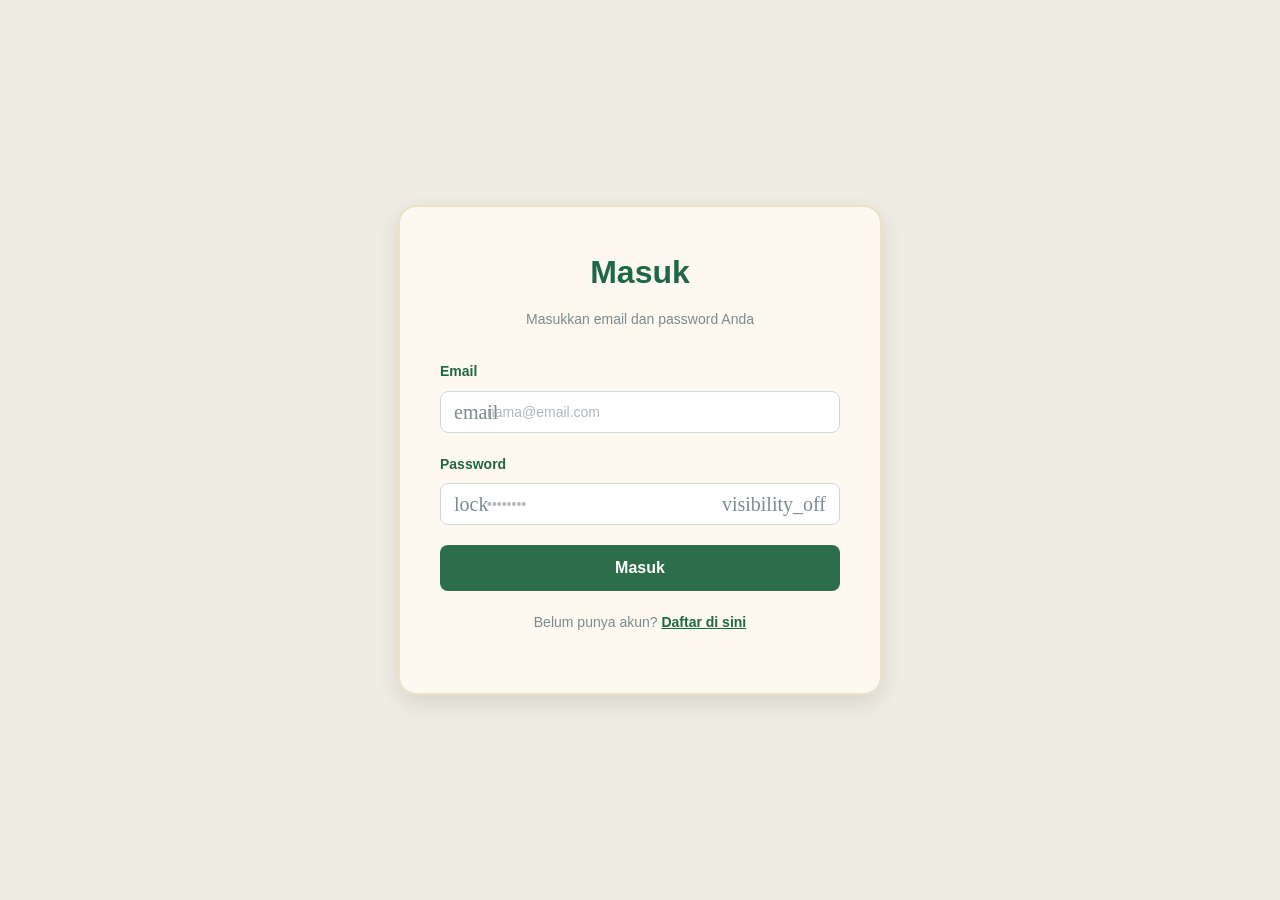
<file: frontend/pages/driver/profile.html>
<!DOCTYPE html>
<html lang="id">
  <head>
    <meta charset="UTF-8" />
    <meta name="viewport" content="width=device-width, initial-scale=1.0" />
    <meta
      http-equiv="Content-Security-Policy"
      content="default-src 'self'; script-src 'self' 'unsafe-inline'; style-src 'self' 'unsafe-inline' https://fonts.googleapis.com; img-src 'self' data:; connect-src 'self' http://localhost:5000 http://127.0.0.1:5000 http://127.0.0.1:5500; font-src 'self' data: https://fonts.gstatic.com;"
    />
    <title>Profil - SIBIJAK</title>
    <link
      rel="stylesheet"
      href="https://fonts.googleapis.com/css2?family=Inter:wght@400;500;600;700&display=swap"
    />
    <link
      rel="stylesheet"
      href="https://fonts.googleapis.com/icon?family=Material+Icons"
    />
    <link rel="stylesheet" href="../../assets/css/style.css" />
    <link rel="stylesheet" href="../../assets/css/dashboard.css" />
  </head>
  <body>
    <div class="dashboard">
      <nav class="sidebar">
        <div class="sidebar-header">
          <img
            src="../../assets/images/LOGO_TRUK-removebg-preview.png"
            alt="SIBIJAK Logo"
            class="logo-icon"
          />
          <h2>SIBIJAK</h2>
        </div>
        <ul class="sidebar-menu">
          <li>
            <a href="dashboard.html">
              <span class="material-icons">dashboard</span>Dashboard
            </a>
          </li>
          <li>
            <a href="orders.html">
              <span class="material-icons">list_alt</span>Daftar Pesanan
            </a>
          </li>
          <li>
            <a href="my-orders.html">
              <span class="material-icons">local_shipping</span>Pengambilan
              Pesanan
            </a>
          </li>
          <li>
            <a href="profile.html" class="active">
              <span class="material-icons">person</span>Profil
            </a>
          </li>
          <li>
            <a href="#" id="logoutBtn">
              <span class="material-icons">logout</span>Keluar
            </a>
          </li>
        </ul>
      </nav>

      <main class="main-content">
        <header class="content-header">
          <div>
            <h1>Profil</h1>
            <p class="header-subtitle">Informasi akun Anda</p>
          </div>
          <button class="btn-penpen" id="userName">Driver</button>
        </header>

        <div class="content-body">
          <!-- Profile content will be generated by JavaScript -->
          <div id="profileInfo">
            <div class="loading-state">
              <span class="material-icons spinning">sync</span>
              <p>Memuat data profil...</p>
            </div>
          </div>
        </div>
      </main>
    </div>

    <script src="../../assets/js/api.js"></script>
    <script src="../../assets/js/auth.js"></script>
    <script src="../../assets/js/driver-profile.js"></script>
  </body>
</html>
</file>
<file: frontend/assets/css/style.css>
/* Global Styles */
* {
  margin: 0;
  padding: 0;
  box-sizing: border-box;
}

:root {
  --primary-color: #47916a;
  --primary-dark: #347854;
  --primary-light: #61b187;
  --secondary-color: #296746;
  --accent-color: #77c79d;
  --danger-color: #e74c3c;
  --warning-color: #f39c12;
  --success-color: #47916a;
  --info-color: #61b187;
  --dark-color: #113c25;
  --light-color: #e8f5f0;
  --border-color: #b5e5ce;
  --text-color: #1b5235;
  --text-light: #61b187;
  --bg-color: #f7fbf9;
  --white: #ffffff;
  --shadow: 0 2px 15px rgba(71, 145, 106, 0.15);
}

body {
  font-family: -apple-system, BlinkMacSystemFont, "Segoe UI", Roboto,
    "Helvetica Neue", Arial, sans-serif;
  line-height: 1.6;
  color: var(--text-color);
  background-color: var(--bg-color);
}

.container {
  max-width: 1200px;
  margin: 0 auto;
  padding: 0 20px;
}

/* Buttons */
.btn {
  display: inline-block;
  padding: 10px 20px;
  border: none;
  border-radius: 5px;
  font-size: 14px;
  font-weight: 500;
  text-decoration: none;
  cursor: pointer;
  transition: all 0.3s ease;
  text-align: center;
}

.btn-primary {
  background-color: var(--primary-color);
  color: var(--white);
}

.btn-primary:hover {
  background-color: var(--primary-dark);
}

.btn-secondary {
  background-color: var(--text-light);
  color: var(--white);
}

.btn-outline {
  background-color: transparent;
  border: 2px solid var(--primary-color);
  color: var(--primary-color);
}

.btn-outline:hover {
  background-color: var(--primary-color);
  color: var(--white);
}

.btn-block {
  display: block;
  width: 100%;
}

.btn-lg {
  padding: 15px 30px;
  font-size: 16px;
}

.btn-sm {
  padding: 5px 10px;
  font-size: 12px;
}

/* Alerts */
.alert {
  padding: 15px;
  border-radius: 5px;
  margin-bottom: 20px;
}

.alert-error {
  background-color: #fee;
  color: var(--danger-color);
  border: 1px solid var(--danger-color);
}

.alert-success {
  background-color: #efe;
  color: var(--success-color);
  border: 1px solid var(--success-color);
}

/* Form Elements */
.form-group {
  margin-bottom: 20px;
}

.form-group label {
  display: block;
  margin-bottom: 5px;
  font-weight: 500;
  color: var(--text-color);
}

.form-group input,
.form-group select,
.form-group textarea {
  width: 100%;
  padding: 10px;
  border: 1px solid var(--border-color);
  border-radius: 5px;
  font-size: 14px;
  font-family: inherit;
}

.form-group input:focus,
.form-group select:focus,
.form-group textarea:focus {
  outline: none;
  border-color: var(--primary-color);
}

.form-hint {
  font-size: 12px;
  color: var(--text-light);
  margin-top: 5px;
}

/* Badges */
.badge {
  display: inline-block;
  padding: 4px 8px;
  border-radius: 3px;
  font-size: 12px;
  font-weight: 500;
}

.badge-primary {
  background-color: var(--info-color);
  color: var(--white);
}

.badge-success {
  background-color: var(--success-color);
  color: var(--white);
}

.badge-warning {
  background-color: var(--warning-color);
  color: var(--white);
}

.badge-danger {
  background-color: var(--danger-color);
  color: var(--white);
}

.badge-info {
  background-color: var(--secondary-color);
  color: var(--white);
}

/* Utilities */
.text-center {
  text-align: center;
}

.text-right {
  text-align: right;
}

.mt-1 {
  margin-top: 10px;
}
.mt-2 {
  margin-top: 20px;
}
.mt-3 {
  margin-top: 30px;
}

.mb-1 {
  margin-bottom: 10px;
}
.mb-2 {
  margin-bottom: 20px;
}
.mb-3 {
  margin-bottom: 30px;
}
</file>
<file: frontend/assets/css/landing.css>
/* Landing Page Styles */

* {
  margin: 0;
  padding: 0;
  box-sizing: border-box;
}

body {
  font-family: "Inter", sans-serif;
  color: #333;
  line-height: 1.6;
}

.container {
  max-width: 1200px;
  margin: 0 auto;
  padding: 0 20px;
}

/* Navigation */
.navbar {
  background-color: #fff;
  box-shadow: 0 2px 10px rgba(0, 0, 0, 0.05);
  position: sticky;
  top: 0;
  z-index: 1000;
  padding: 15px 0;
}

.navbar .container {
  display: flex;
  justify-content: space-between;
  align-items: center;
}

.nav-brand {
  display: flex;
  align-items: center;
  gap: 10px;
  font-weight: 700;
  font-size: 24px;
  color: #1a1a1a;
}

.nav-brand .logo-icon {
  width: 40px;
  height: 40px;
  object-fit: contain;
}

.brand-name {
  font-weight: 800;
  letter-spacing: -0.5px;
}

.nav-menu {
  display: flex;
  align-items: center;
  gap: 35px;
}

.nav-menu a {
  text-decoration: none;
  color: #333;
  font-weight: 500;
  font-size: 15px;
  transition: color 0.3s;
}

.nav-menu a:hover {
  color: #2c6e49;
}

.nav-menu .btn-daftar {
  background-color: #2c6e49;
  color: #fff;
  padding: 10px 24px;
  border-radius: 8px;
  font-weight: 600;
  transition: background-color 0.3s, transform 0.2s;
}

.nav-menu .btn-daftar:hover {
  background-color: #1e6844;
  transform: translateY(-2px);
}

/* Hero Section */
.hero {
  background: linear-gradient(135deg, #eef9ef 0%, #fdf8cf 50%, #f4f1ea 100%);
  padding: 100px 0 120px;
  text-align: center;
}

.hero-badge {
  display: inline-flex;
  align-items: center;
  gap: 8px;
  background-color: rgba(44, 110, 73, 0.1);
  color: #2c6e49;
  padding: 8px 20px;
  border-radius: 50px;
  font-size: 14px;
  font-weight: 600;
  margin-bottom: 30px;
}

.hero-badge .material-icons {
  font-size: 18px;
}

.hero-title {
  font-size: 56px;
  font-weight: 800;
  color: #1a1a1a;
  margin-bottom: 20px;
  line-height: 1.2;
  letter-spacing: -1px;
}

.hero-subtitle {
  font-size: 20px;
  color: #666;
  margin-bottom: 40px;
  max-width: 600px;
  margin-left: auto;
  margin-right: auto;
}

.hero-buttons {
  display: flex;
  gap: 16px;
  justify-content: center;
  margin-bottom: 80px;
}

.btn-primary {
  display: inline-flex;
  align-items: center;
  gap: 8px;
  background-color: #2c6e49;
  color: #fff;
  padding: 16px 32px;
  border-radius: 10px;
  text-decoration: none;
  font-weight: 600;
  font-size: 16px;
  transition: all 0.3s;
  box-shadow: 0 4px 15px rgba(44, 110, 73, 0.3);
}

.btn-primary:hover {
  background-color: #1e6844;
  transform: translateY(-3px);
  box-shadow: 0 6px 20px rgba(44, 110, 73, 0.4);
}

.btn-primary .material-icons {
  font-size: 20px;
}

.btn-outline {
  display: inline-flex;
  align-items: center;
  gap: 8px;
  background-color: transparent;
  color: #2c6e49;
  padding: 16px 32px;
  border: 2px solid #2c6e49;
  border-radius: 10px;
  text-decoration: none;
  font-weight: 600;
  font-size: 16px;
  transition: all 0.3s;
}

.btn-outline:hover {
  background-color: #2c6e49;
  color: #fff;
  transform: translateY(-3px);
}

.hero-stats {
  display: flex;
  justify-content: center;
  gap: 80px;
}

.stat-item {
  text-align: center;
}

.stat-value {
  font-size: 36px;
  font-weight: 800;
  color: #2c6e49;
  margin-bottom: 8px;
}

.stat-label {
  font-size: 14px;
  color: #666;
  font-weight: 500;
}

/* Features Section */
.features {
  padding: 100px 0;
  background-color: #fff;
}

.section-title {
  text-align: center;
  font-size: 42px;
  font-weight: 800;
  color: #1a1a1a;
  margin-bottom: 16px;
}

.section-subtitle {
  text-align: center;
  font-size: 18px;
  color: #666;
  margin-bottom: 60px;
}

.feature-grid {
  display: grid;
  grid-template-columns: repeat(auto-fit, minmax(260px, 1fr));
  gap: 32px;
}

.feature-card {
  background-color: #fff;
  padding: 40px 30px;
  border-radius: 16px;
  text-align: center;
  transition: all 0.3s;
  border: 1px solid #f0f0f0;
}

.feature-card:hover {
  transform: translateY(-8px);
  box-shadow: 0 20px 40px rgba(0, 0, 0, 0.08);
  border-color: #2c6e49;
}

.feature-icon {
  width: 80px;
  height: 80px;
  border-radius: 20px;
  display: flex;
  align-items: center;
  justify-content: center;
  margin: 0 auto 24px;
  transition: transform 0.3s;
}

.location-icon {
  background: rgba(244, 67, 54, 0.1);
}

.location-icon .material-icons {
  font-size: 40px;
  color: #f44336;
}

.cart-icon {
  background: rgba(33, 150, 243, 0.1);
}

.cart-icon .material-icons {
  font-size: 40px;
  color: #2196f3;
}

.recycle-icon {
  background: rgba(76, 175, 80, 0.1);
}

.recycle-icon .material-icons {
  font-size: 40px;
  color: #4caf50;
}

.money-icon {
  background: rgba(255, 193, 7, 0.1);
}

.money-icon .material-icons {
  font-size: 40px;
  color: #ffc107;
}

.feature-card:hover .feature-icon {
  transform: scale(1.1) rotate(5deg);
}

.feature-card h3 {
  font-size: 22px;
  font-weight: 700;
  color: #1a1a1a;
  margin-bottom: 12px;
}

.feature-card p {
  font-size: 15px;
  color: #666;
  line-height: 1.6;
}

/* How It Works Section */
.how-it-works {
  padding: 100px 0;
  background: linear-gradient(135deg, #ecf5e8 0%, #e8e2d5 100%);
}

.steps-container {
  position: relative;
  max-width: 1000px;
  margin: 0 auto;
}

.progress-line {
  position: absolute;
  top: 50px;
  left: 12.5%;
  right: 12.5%;
  height: 4px;
  background: linear-gradient(90deg, #2c6e49 0%, #1e6844 100%);
  z-index: 1;
}

.steps {
  display: grid;
  grid-template-columns: repeat(4, 1fr);
  gap: 40px;
  position: relative;
  z-index: 2;
}

.step {
  text-align: center;
}

.step-number {
  width: 80px;
  height: 80px;
  background: linear-gradient(135deg, #50d78a 0%, #369768 100%);
  color: #fff;
  border-radius: 50%;
  display: flex;
  align-items: center;
  justify-content: center;
  font-size: 32px;
  font-weight: 800;
  margin: 0 auto 20px;
  box-shadow: 0 8px 24px rgba(44, 110, 73, 0.3);
  position: relative;
}

.step-icon {
  width: 60px;
  height: 60px;
  background-color: #fff;
  border-radius: 50%;
  display: flex;
  align-items: center;
  justify-content: center;
  margin: 0 auto 16px;
  box-shadow: 0 4px 12px rgba(0, 0, 0, 0.1);
}

.step-icon .material-icons {
  font-size: 28px;
  color: #2c6e49;
}

.step h3 {
  font-size: 20px;
  font-weight: 700;
  color: #1a1a1a;
  margin-bottom: 8px;
}

.step p {
  font-size: 14px;
  color: #666;
  line-height: 1.5;
}

/* Pricing Section */
.pricing {
  padding: 100px 0;
  background-color: #fff;
}

.pricing-card {
  max-width: 500px;
  margin: 0 auto;
  background: linear-gradient(135deg, #e4f4e5 0%, #f4f8f3 100%);
  border: 3px solid #2c6e49;
  border-radius: 20px;
  padding: 50px 40px;
  text-align: center;
  position: relative;
  box-shadow: 0 10px 40px rgba(44, 110, 73, 0.15);
}

.pricing-badge {
  position: absolute;
  top: -16px;
  left: 50%;
  transform: translateX(-50%);
  background: linear-gradient(135deg, #50d78a 0%, #48b882 100%);
  color: #fff;
  padding: 8px 24px;
  border-radius: 50px;
  font-size: 14px;
  font-weight: 700;
  display: flex;
  align-items: center;
  gap: 6px;
  box-shadow: 0 4px 12px rgba(44, 110, 73, 0.3);
}

.pricing-badge .material-icons {
  font-size: 18px;
}

.pricing-header {
  margin-bottom: 20px;
}

.price-label {
  font-size: 24px;
  font-weight: 600;
  color: #2c6e49;
}

.price-value {
  font-size: 56px;
  font-weight: 800;
  color: #2c6e49;
  margin: 0 8px;
}

.price-unit {
  font-size: 20px;
  color: #666;
  font-weight: 500;
}

.pricing-description {
  font-size: 16px;
  color: #666;
  margin-bottom: 32px;
}

.pricing-features {
  list-style: none;
  text-align: left;
  margin-bottom: 32px;
}

.pricing-features li {
  display: flex;
  align-items: center;
  gap: 12px;
  padding: 12px 0;
  font-size: 15px;
  color: #333;
}

.pricing-features .material-icons {
  color: #2c6e49;
  font-size: 24px;
}

.btn-pricing {
  width: 100%;
  background: linear-gradient(135deg, #50d78a 0%, #369768 100%);
  color: #fff;
  border: none;
  padding: 16px 32px;
  border-radius: 10px;
  font-size: 16px;
  font-weight: 700;
  cursor: pointer;
  transition: all 0.3s;
  box-shadow: 0 4px 15px rgba(44, 110, 73, 0.3);
}

.btn-pricing:hover {
  transform: translateY(-3px);
  box-shadow: 0 6px 20px rgba(44, 110, 73, 0.4);
}

.pricing-note {
  font-size: 13px;
  color: #666;
  margin-top: 20px;
  font-style: italic;
}

/* Footer */
.footer {
  background-color: #1a1a1a;
  color: #fff;
  padding: 60px 0 30px;
}

.footer-content {
  display: grid;
  grid-template-columns: 2fr 1fr 1fr 1.5fr;
  gap: 50px;
  margin-bottom: 40px;
}

.footer-col h4 {
  font-size: 18px;
  font-weight: 700;
  margin-bottom: 20px;
  color: #fff;
}

.footer-brand {
  display: flex;
  align-items: center;
  gap: 10px;
  font-size: 24px;
  font-weight: 800;
  margin-bottom: 16px;
}

.footer-brand .logo-icon {
  width: 40px;
  height: 40px;
  object-fit: contain;
}

.footer-desc {
  font-size: 14px;
  color: #aaa;
  line-height: 1.6;
  margin-bottom: 20px;
}

.social-links {
  display: flex;
  gap: 12px;
}

.social-links a {
  width: 40px;
  height: 40px;
  background-color: rgba(255, 255, 255, 0.1);
  border-radius: 50%;
  display: flex;
  align-items: center;
  justify-content: center;
  color: #fff;
  text-decoration: none;
  transition: all 0.3s;
}

.social-links a:hover {
  background-color: #2c6e49;
  transform: translateY(-3px);
}

.social-links .material-icons {
  font-size: 20px;
}

.footer-col ul {
  list-style: none;
}

.footer-col ul li {
  margin-bottom: 12px;
}

.footer-col ul li a {
  color: #aaa;
  text-decoration: none;
  font-size: 14px;
  transition: color 0.3s;
}

.footer-col ul li a:hover {
  color: #2c6e49;
}

.contact-list li {
  display: flex;
  align-items: center;
  gap: 12px;
  margin-bottom: 16px;
  color: #aaa;
  font-size: 14px;
}

.contact-list .material-icons {
  color: #2c6e49;
  font-size: 20px;
}

.footer-bottom {
  text-align: center;
  padding-top: 30px;
  border-top: 1px solid rgba(255, 255, 255, 0.1);
}

.footer-bottom p {
  font-size: 14px;
  color: #aaa;
}

/* Responsive Design */
@media (max-width: 768px) {
  .nav-menu {
    display: none;
  }

  .hero-title {
    font-size: 36px;
  }

  .hero-subtitle {
    font-size: 16px;
  }

  .hero-buttons {
    flex-direction: column;
    align-items: center;
  }

  .hero-stats {
    flex-direction: column;
    gap: 30px;
  }

  .feature-grid {
    grid-template-columns: 1fr;
  }

  .steps {
    grid-template-columns: 1fr;
  }

  .progress-line {
    display: none;
  }

  .footer-content {
    grid-template-columns: 1fr;
    gap: 40px;
  }

  .section-title {
    font-size: 32px;
  }
}
</file>
<file: frontend/assets/css/dashboard.css>
/* Global Styles */
* {
  margin: 0;
  padding: 0;
  box-sizing: border-box;
}

html {
  scroll-behavior: smooth;
}

/* Dashboard Layout */
.dashboard {
  display: flex;
  min-height: 100vh;
  background-color: #f8f9fa;
  font-family: "Poppins", "Inter", sans-serif;
}

/* Sidebar */
.sidebar {
  width: 250px;
  background-color: #154d3b;
  color: #ffffff;
  padding: 20px 0;
  position: fixed;
  height: 100vh;
  overflow-y: auto;
}

.sidebar-header {
  padding: 0 20px 20px;
  border-bottom: 1px solid rgba(255, 255, 255, 0.1);
  display: flex;
  align-items: center;
  gap: 12px;
}

.sidebar-header .logo-icon {
  width: 40px;
  height: 40px;
  object-fit: contain;
}

.sidebar-header h2 {
  font-size: 24px;
  font-weight: 700;
  margin: 0;
  letter-spacing: 0.5px;
}

.driver-session {
  font-size: 12px;
  color: #a5d6a7;
}

.sidebar-menu {
  list-style: none;
  padding: 20px 0;
}

.sidebar-menu li a {
  display: flex;
  align-items: center;
  gap: 12px;
  padding: 14px 20px;
  color: #ffffff;
  text-decoration: none;
  transition: all 0.3s;
  font-weight: 500;
}

.sidebar-menu li a .material-icons {
  font-size: 20px;
}

.sidebar-menu li a:hover {
  background-color: rgba(255, 255, 255, 0.1);
}

.sidebar-menu li a.active {
  background-color: #ffffff;
  color: #2c6e49;
  border-radius: 8px;
  margin: 0 12px;
  padding-left: 20px;
}

/* Main Content */
.main-content {
  flex: 1;
  margin-left: 250px;
  padding: 20px;
  background-color: #f8f9fa;
}

.content-header {
  background-color: transparent;
  padding: 20px 10px;
  margin-bottom: 30px;
  display: flex;
  justify-content: space-between;
  align-items: center;
}

.content-header h1 {
  font-size: 24px;
  color: #1a5d48;
  font-weight: 600;
  margin: 0;
}

.header-subtitle {
  font-size: 14px;
  color: #777;
  margin-top: 4px;
  font-weight: 400;
}

.btn-penpen {
  background-color: #3b7661;
  color: white;
  border: none;
  padding: 8px 20px;
  border-radius: 20px;
  font-size: 14px;
  font-weight: 500;
  cursor: pointer;
  transition: all 0.3s;
}

.btn-penpen:hover {
  background-color: #2c6e49;
  transform: translateY(-1px);
}

.user-info {
  color: #7c8b8f;
}

/* Content Body */
.content-body {
  padding: 0 10px;
}

/* Stats Grid */
.stats-grid {
  display: grid;
  grid-template-columns: repeat(auto-fit, minmax(250px, 1fr));
  gap: 20px;
  margin-bottom: 30px;
}

.stat-card {
  background-color: #ffffff;
  padding: 20px;
  border-radius: 12px;
  box-shadow: 0 2px 8px rgba(0, 0, 0, 0.08);
  display: flex;
  align-items: center;
  gap: 16px;
}

.stat-icon {
  width: 56px;
  height: 56px;
  border-radius: 12px;
  display: flex;
  align-items: center;
  justify-content: center;
  flex-shrink: 0;
}

.stat-icon .material-icons {
  font-size: 28px;
}

.stat-content {
  flex: 1;
}

.stat-card h3 {
  font-size: 12px;
  color: #7c8b8f;
  margin: 0 0 8px 0;
  font-weight: 600;
  letter-spacing: 0.5px;
}

.stat-value {
  font-size: 28px;
  font-weight: 700;
  color: #2c6e49;
  margin: 0;
}

/* Section */
.section {
  background-color: #ffffff;
  padding: 24px;
  border-radius: 12px;
  box-shadow: 0 2px 8px rgba(0, 0, 0, 0.08);
  margin-bottom: 20px;
}

.section h2 {
  font-size: 20px;
  color: #2c6e49;
  margin: 0 0 20px 0;
  font-weight: 600;
}

/* Table */
.table-container {
  overflow-x: auto;
}

.data-table {
  width: 100%;
  border-collapse: collapse;
}

.data-table thead {
  background-color: var(--light-color);
}

.data-table th,
.data-table td {
  padding: 12px;
  text-align: left;
  border-bottom: 1px solid var(--border-color);
}

.data-table th {
  font-weight: 600;
  color: var(--dark-color);
}

.data-table tbody tr:hover {
  background-color: var(--light-color);
}

/* Form Container */
.form-container {
  background-color: var(--white);
  padding: 30px;
  border-radius: 10px;
  box-shadow: var(--shadow);
}

.order-form {
  max-width: 800px;
}

/* Payment Options */
.payment-options {
  display: flex;
  flex-direction: column;
  gap: 15px;
  margin-top: 10px;
}

.payment-option {
  position: relative;
}

.payment-option input[type="radio"] {
  position: absolute;
  opacity: 0;
  pointer-events: none;
}

.payment-option label {
  cursor: pointer;
  display: block;
}

.payment-option input[type="radio"]:checked + label .payment-info-box {
  border-color: var(--primary-color);
  background-color: rgba(44, 110, 73, 0.05);
  box-shadow: 0 0 0 3px rgba(44, 110, 73, 0.1);
}

.payment-option input[type="radio"]:not(:checked) + label .payment-info-box {
  border-color: #d0d5dd;
  background-color: #f9fafb;
}

.payment-option
  input[type="radio"]:not(:checked)
  + label
  .payment-info-box:hover {
  border-color: var(--primary-color);
  background-color: rgba(44, 110, 73, 0.02);
}

/* Payment Info Box */
.payment-info-box {
  display: flex;
  align-items: center;
  gap: 15px;
  padding: 15px 20px;
  background-color: var(--light-color);
  border: 2px solid var(--primary-color);
  border-radius: 10px;
  transition: all 0.3s ease;
  width: 100%;
  box-sizing: border-box;
}

.payment-info-box .payment-icon {
  flex-shrink: 0;
  display: flex;
  align-items: center;
  justify-content: center;
  width: 48px;
  height: 48px;
  background-color: rgba(44, 110, 73, 0.1);
  border-radius: 10px;
}

.payment-info-box .payment-icon .material-icons {
  font-size: 28px;
  color: var(--primary-color);
}

.payment-info-box .payment-text {
  display: flex;
  flex-direction: column;
  gap: 3px;
}

.payment-info-box .payment-text strong {
  color: var(--dark-color);
  font-size: 16px;
}

.payment-info-box .payment-text span {
  color: var(--text-light);
  font-size: 13px;
}

/* Price Calculation */
.price-calculation {
  background-color: var(--light-color);
  padding: 20px;
  border-radius: 10px;
  margin: 20px 0;
}

.price-calculation h3 {
  margin-bottom: 15px;
  color: var(--dark-color);
}

.price-row {
  display: flex;
  justify-content: space-between;
  padding: 8px 0;
  border-bottom: 1px solid var(--border-color);
}

.price-row.total {
  border-top: 2px solid var(--dark-color);
  margin-top: 10px;
  padding-top: 15px;
  font-size: 18px;
}

/* Form Actions */
.form-actions {
  display: flex;
  gap: 10px;
  justify-content: flex-end;
  margin-top: 30px;
}

/* Responsive */
@media (max-width: 768px) {
  .sidebar {
    transform: translateX(-100%);
    transition: transform 0.3s;
  }

  .sidebar.active {
    transform: translateX(0);
  }

  .main-content {
    margin-left: 0;
  }

  .stats-grid {
    grid-template-columns: 1fr;
  }

  .form-row {
    grid-template-columns: 1fr;
  }
}

/* Modal Styles */
.modal {
  display: none;
  position: fixed;
  z-index: 1000;
  left: 0;
  top: 0;
  width: 100%;
  height: 100%;
  overflow: auto;
  background-color: rgba(0, 0, 0, 0.4);
}

.modal-content {
  background-color: var(--white);
  margin: 5% auto;
  padding: 0;
  border-radius: 8px;
  width: 90%;
  max-width: 600px;
  box-shadow: 0 4px 6px rgba(0, 0, 0, 0.1);
}

.modal-header {
  padding: 20px;
  border-bottom: 1px solid var(--border-color);
  display: flex;
  justify-content: space-between;
  align-items: center;
}

.modal-header h2 {
  margin: 0;
  font-size: 24px;
}

.modal-body {
  padding: 20px;
}

.modal-footer {
  padding: 15px 20px;
  border-top: 1px solid var(--border-color);
  text-align: right;
}

.modal-footer .btn {
  margin-left: 10px;
}

/* Warning Box for Assign Modal */
.warning-box {
  background-color: #fff3cd;
  border: 1px solid #ffc107;
  border-radius: 8px;
  padding: 12px 15px;
  margin-top: 10px;
  display: flex;
  align-items: flex-start;
  gap: 10px;
}

.warning-box .warning-icon {
  color: #856404;
  font-size: 24px;
  flex-shrink: 0;
}

.warning-box .warning-content {
  color: #856404;
  font-size: 13px;
  line-height: 1.5;
}

.warning-box .warning-red {
  color: #dc3545;
}

/* Checkbox for other domicile drivers */
.other-driver-section {
  margin-top: 15px;
  padding-top: 15px;
  border-top: 1px dashed var(--border-color);
}

.checkbox-group {
  margin-bottom: 10px;
}

.checkbox-label {
  display: flex;
  align-items: center;
  cursor: pointer;
  font-size: 14px;
  color: var(--text-color);
}

.checkbox-label input[type="checkbox"] {
  margin-right: 8px;
  width: 18px;
  height: 18px;
  cursor: pointer;
}

/* Domicile info in assign modal */
.domicile-info {
  display: inline-block;
  background-color: #e8f5e9;
  color: #2e7d32;
  padding: 4px 10px;
  border-radius: 4px;
  font-size: 13px;
  margin-top: 5px;
}

/* Other domicile option styling */
.other-domicile-option {
  background-color: #fff3cd;
}

.close {
  color: #aaa;
  font-size: 28px;
  font-weight: bold;
  cursor: pointer;
}

.close:hover,
.close:focus {
  color: #000;
}

/* Order Detail Styles */
.order-detail {
  display: flex;
  flex-direction: column;
  gap: 15px;
}

.detail-row {
  display: flex;
  justify-content: space-between;
  padding: 10px 0;
  border-bottom: 1px solid var(--border-color);
}

.detail-row:last-child {
  border-bottom: none;
}

.detail-row strong {
  color: var(--dark-color);
  font-weight: 600;
}

/* Filter Section */
.filter-section {
  background-color: var(--white);
  padding: 20px;
  margin-bottom: 20px;
  border-radius: 8px;
  box-shadow: var(--shadow);
  display: flex;
  gap: 15px;
  align-items: flex-end;
}

.filter-group {
  flex: 1;
  display: flex;
  flex-direction: column;
  gap: 5px;
}

.filter-group label {
  font-weight: 600;
  color: var(--dark-color);
  font-size: 14px;
}

.form-control {
  padding: 10px;
  border: 1px solid var(--border-color);
  border-radius: 4px;
  font-size: 14px;
  width: 100%;
}

.form-control:focus {
  outline: none;
  border-color: var(--primary-color);
}

/* Admin label in sidebar */
.admin-label {
  font-size: 12px;
  color: var(--text-light);
  margin-top: 5px;
}

/* Button sizes */
.btn-sm {
  padding: 5px 10px;
  font-size: 12px;
}

/* Form group */
.form-group {
  margin-bottom: 15px;
}

.form-group label {
  display: block;
  margin-bottom: 8px;
  font-weight: 600;
  color: #2c6e49;
  font-size: 14px;
  display: flex;
  align-items: center;
  gap: 8px;
}

.form-group label .material-icons {
  font-size: 18px;
}

/* Empty State */
.empty-state {
  text-align: center;
  padding: 60px 20px;
}

.empty-icon {
  width: 80px;
  height: 80px;
  background-color: #c8e6f5;
  border-radius: 50%;
  display: flex;
  align-items: center;
  justify-content: center;
  margin: 0 auto 20px;
}

.empty-icon .material-icons {
  font-size: 40px;
  color: #7c8b8f;
}

.empty-state h3 {
  color: #2c6e49;
  font-size: 18px;
  font-weight: 600;
  margin: 0 0 8px 0;
}

.empty-state p {
  color: #7c8b8f;
  font-size: 14px;
  margin: 0;
}

/* Profile Header */
.profile-header {
  background: linear-gradient(135deg, #2c6e49 0%, #1e6844 100%);
  padding: 30px;
  border-radius: 12px;
  margin-bottom: 20px;
  box-shadow: 0 4px 12px rgba(44, 110, 73, 0.2);
}

.profile-avatar-section {
  display: flex;
  align-items: center;
  gap: 24px;
}

.profile-avatar {
  width: 100px;
  height: 100px;
  background-color: #ffffff;
  border-radius: 50%;
  display: flex;
  align-items: center;
  justify-content: center;
  position: relative;
  flex-shrink: 0;
}

.profile-avatar .material-icons {
  font-size: 48px;
  color: #7c8b8f;
}

.edit-avatar-btn {
  position: absolute;
  bottom: 0;
  right: 0;
  width: 32px;
  height: 32px;
  background-color: #2c6e49;
  border: 3px solid #ffffff;
  border-radius: 50%;
  display: flex;
  align-items: center;
  justify-content: center;
  cursor: pointer;
  transition: all 0.3s;
}

.edit-avatar-btn .material-icons {
  font-size: 16px;
  color: #ffffff;
}

.edit-avatar-btn:hover {
  background-color: #1e6844;
  transform: scale(1.1);
}

.profile-header-info h2 {
  color: #ffffff;
  font-size: 24px;
  font-weight: 700;
  margin: 0 0 8px 0;
}

.profile-header-info p {
  color: rgba(255, 255, 255, 0.8);
  font-size: 14px;
  margin: 0 0 12px 0;
}

.verified-badge {
  display: inline-flex;
  align-items: center;
  gap: 6px;
  background-color: rgba(255, 255, 255, 0.2);
  padding: 6px 12px;
  border-radius: 20px;
  color: #ffffff;
  font-size: 12px;
  font-weight: 600;
}

.verified-badge .material-icons {
  font-size: 16px;
}

/* Profile Stats */
.profile-stats {
  display: grid;
  grid-template-columns: repeat(auto-fit, minmax(200px, 1fr));
  gap: 16px;
  margin-bottom: 30px;
}

.profile-stat-card {
  background-color: #ffffff;
  padding: 20px;
  border-radius: 12px;
  box-shadow: 0 2px 8px rgba(0, 0, 0, 0.08);
  display: flex;
  align-items: center;
  gap: 16px;
}

.profile-stat-card .stat-value {
  font-size: 24px;
  color: #2c6e49;
  margin: 0 0 4px 0;
}

.profile-stat-card .stat-label {
  font-size: 12px;
  color: #7c8b8f;
  margin: 0;
}

/* Profile Form */
.profile-form {
  margin-top: 20px;
}

.form-row-2 {
  display: grid;
  grid-template-columns: repeat(auto-fit, minmax(250px, 1fr));
  gap: 20px;
}

.profile-form input,
.profile-form textarea {
  width: 100%;
  padding: 12px;
  border: 1px solid #d0d5dd;
  border-radius: 8px;
  font-size: 14px;
  font-family: "Inter", sans-serif;
  transition: all 0.3s;
}

.profile-form input:focus,
.profile-form textarea:focus {
  outline: none;
  border-color: #2c6e49;
  box-shadow: 0 0 0 3px rgba(44, 110, 73, 0.1);
}

.profile-form textarea {
  resize: vertical;
}

.form-actions {
  display: flex;
  gap: 12px;
  justify-content: flex-end;
  margin-top: 24px;
}

.form-actions .btn {
  display: flex;
  align-items: center;
  gap: 8px;
  padding: 12px 24px;
  border-radius: 8px;
  font-weight: 600;
  cursor: pointer;
  transition: all 0.3s;
}

.btn-primary {
  background-color: #2c6e49;
  color: #ffffff;
  border: none;
}

.btn-primary:hover {
  background-color: #1e6844;
  transform: translateY(-1px);
}

.btn-secondary {
  background-color: transparent;
  color: #7c8b8f;
  border: 1px solid #d0d5dd;
}

.btn-secondary:hover {
  background-color: #f9fafb;
}

/* Timeline */
.timeline {
  padding: 20px 0;
}

.timeline-item {
  display: flex;
  gap: 16px;
  margin-bottom: 24px;
  position: relative;
}

.timeline-item:not(:last-child)::before {
  content: "";
  position: absolute;
  left: 8px;
  top: 32px;
  width: 2px;
  height: calc(100% + 8px);
  background-color: #e5e7eb;
}

.timeline-dot {
  width: 16px;
  height: 16px;
  border-radius: 50%;
  flex-shrink: 0;
  margin-top: 4px;
}

.timeline-content {
  flex: 1;
}

.timeline-content h4 {
  color: #2c6e49;
  font-size: 14px;
  font-weight: 600;
  margin: 0 0 4px 0;
}

.timeline-content p {
  color: #7c8b8f;
  font-size: 12px;
  margin: 0;
}

.text-muted {
  color: #7c8b8f;
  text-align: center;
  padding: 20px;
}

.section-header-with-icon {
  display: flex;
  align-items: center;
  gap: 12px;
  margin-bottom: 20px;
}

.section-header-with-icon .material-icons {
  color: #2c6e49;
  font-size: 24px;
}

.section-header-with-icon h2 {
  margin: 0;
  flex: 1;
}

/* Map container for order page */
#map {
  height: 300px;
  border-radius: 8px;
}

/* Price calculation hidden by default */
#priceCalc,
#additionalFeeRow {
  display: none;
}

/* Order Form Styles */
.order-form input[type="text"],
.order-form input[type="number"],
.order-form input[type="date"],
.order-form select,
.order-form textarea {
  width: 100%;
  padding: 12px;
  border: 1px solid #d0d5dd;
  border-radius: 8px;
  font-size: 14px;
  font-family: "Inter", sans-serif;
  transition: all 0.3s;
}

.order-form input:focus,
.order-form select:focus,
.order-form textarea:focus {
  outline: none;
  border-color: #2c6e49;
  box-shadow: 0 0 0 3px rgba(44, 110, 73, 0.1);
}

.order-form textarea {
  resize: vertical;
}

.select-wrapper {
  position: relative;
}

.select-wrapper select {
  -webkit-appearance: none;
  -moz-appearance: none;
  appearance: none;
  cursor: pointer;
  padding-right: 40px;
}

.select-wrapper .select-arrow {
  position: absolute;
  right: 12px;
  top: 50%;
  transform: translateY(-50%);
  color: #7c8b8f;
  pointer-events: none;
}

.map-container {
  margin-top: 8px;
}

.form-hint {
  display: flex;
  align-items: center;
  gap: 6px;
  color: #7c8b8f;
  font-size: 13px;
  margin-top: 8px;
}

.form-hint .material-icons {
  font-size: 16px;
}

/* Order Cards */
.orders-list {
  display: flex;
  flex-direction: column;
  gap: 16px;
}

.order-card {
  background-color: #ffffff;
  border-radius: 12px;
  padding: 20px;
  box-shadow: 0 2px 8px rgba(0, 0, 0, 0.08);
  transition: all 0.3s;
}

.order-card:hover {
  box-shadow: 0 4px 16px rgba(0, 0, 0, 0.12);
  transform: translateY(-2px);
}

.order-card-header {
  display: flex;
  justify-content: space-between;
  align-items: flex-start;
  margin-bottom: 20px;
  padding-bottom: 16px;
  border-bottom: 1px solid #e5e7eb;
}

.order-id-section {
  display: flex;
  flex-direction: column;
  gap: 8px;
}

.order-id-section > div:first-child {
  display: flex;
  align-items: center;
  gap: 12px;
}

.order-id {
  font-size: 18px;
  font-weight: 700;
  color: #2c6e49;
}

.order-status-badge {
  padding: 6px 12px;
  border-radius: 20px;
  font-size: 12px;
  font-weight: 600;
  display: inline-flex;
  align-items: center;
  gap: 6px;
}

.order-status-badge .material-icons {
  font-size: 14px;
}

.status-pending {
  background-color: #fff4d9;
  color: #f9a825;
}

.status-assigned {
  background-color: #e3f2fd;
  color: #2196f3;
}

.status-in_progress {
  background-color: #f3e5f5;
  color: #9c27b0;
}

.status-completed {
  background-color: #d4edd9;
  color: #2c6e49;
}

.status-cancelled {
  background-color: #ffebee;
  color: #f44336;
}

.order-price-section {
  text-align: right;
}

.order-price-label {
  font-size: 12px;
  color: #7c8b8f;
  margin-bottom: 4px;
}

.order-price {
  font-size: 20px;
  font-weight: 700;
  color: #2c6e49;
  margin: 0;
}

.order-date {
  font-size: 12px;
  color: #7c8b8f;
  margin: 0;
}

.order-card-body {
  display: grid;
  grid-template-columns: repeat(3, 1fr);
  gap: 20px;
  margin-bottom: 20px;
}

.order-detail-item {
  display: flex;
  gap: 12px;
  align-items: flex-start;
  padding: 12px;
  background: linear-gradient(to right, #eff9ed, #f5f4f2, #ffffff);
  border-radius: 8px;
  border: 1px solid #f0f0f0;
}

.order-detail-icon {
  width: 40px;
  height: 40px;
  background-color: #ffffff;
  border-radius: 8px;
  display: flex;
  align-items: center;
  justify-content: center;
  flex-shrink: 0;
}

.order-detail-icon .material-icons {
  font-size: 20px;
  color: #2c6e49;
}

.order-detail-content {
  flex: 1;
  min-width: 0;
}

.order-detail-label {
  font-size: 12px;
  color: #7c8b8f;
  margin-bottom: 4px;
}

.order-detail-value {
  font-size: 14px;
  font-weight: 600;
  color: #1f2937;
  word-wrap: break-word;
}

.order-card-footer {
  display: flex;
  justify-content: flex-end;
  padding-top: 16px;
  border-top: 1px solid #e5e7eb;
}

.btn-detail {
  display: none;
  align-items: center;
  gap: 8px;
  padding: 10px 20px;
  background-color: #2c6e49;
  color: #ffffff;
  border: none;
  border-radius: 8px;
  font-size: 14px;
  font-weight: 600;
  cursor: pointer;
  transition: all 0.3s;
}

.btn-detail:hover {
  background-color: #1e6844;
  transform: translateY(-1px);
}

.btn-detail .material-icons {
  font-size: 18px;
}

.loading-text {
  text-align: center;
  color: #7c8b8f;
  padding: 40px;
}

/* Empty orders state */
.orders-list .empty-state {
  margin: 40px 0;
}

/* QRIS Modal Styles */
.modal {
  display: none;
  position: fixed;
  z-index: 9999;
  left: 0;
  top: 0;
  width: 100%;
  height: 100%;
  background-color: rgba(0, 0, 0, 0.6);
  align-items: center;
  justify-content: center;
}

.qris-modal {
  background: white;
  border-radius: 16px;
  width: 90%;
  max-width: 500px;
  padding: 0;
  position: relative;
  box-shadow: 0 10px 40px rgba(0, 0, 0, 0.2);
  overflow: hidden;
}

.qris-header {
  padding: 24px;
  border-bottom: 1px solid #e5e7eb;
  display: flex;
  align-items: center;
  gap: 16px;
}

.qris-logo-img {
  width: 80px;
  height: auto;
  object-fit: contain;
}

.qris-title {
  display: flex;
  flex-direction: column;
  gap: 2px;
}

.qris-title strong {
  font-size: 16px;
  color: #111827;
  font-weight: 700;
}

.qris-title span {
  font-size: 13px;
  color: #6b7280;
  font-weight: 500;
}

.qris-body {
  padding: 32px 24px;
}

.qr-code-container {
  position: relative;
  width: 100%;
  max-width: 380px;
  margin: 0 auto 32px;
  aspect-ratio: 1;
  border: 2px solid #e5e7eb;
  border-radius: 12px;
  padding: 24px;
  background: white;
  overflow: hidden;
}

.qr-code-container img {
  width: 100%;
  height: 100%;
  object-fit: contain;
}

.qr-corner {
  position: absolute;
  width: 0;
  height: 0;
  border-style: solid;
}

.qr-corner-top-left {
  top: 0;
  left: 0;
  border-width: 60px 60px 0 0;
  border-color: #ef4444 transparent transparent transparent;
}

.qr-corner-bottom-right {
  bottom: 0;
  right: 0;
  border-width: 0 0 80px 80px;
  border-color: transparent transparent #ef4444 transparent;
}

.upload-section {
  margin-top: 24px;
}

.upload-label {
  display: block;
  font-size: 14px;
  font-weight: 600;
  color: #374151;
  margin-bottom: 8px;
}

.upload-input-wrapper {
  position: relative;
}

.file-input {
  position: absolute;
  opacity: 0;
  width: 0;
  height: 0;
}

.file-input-label {
  display: flex;
  align-items: center;
  gap: 12px;
  padding: 12px 16px;
  background: #f9fafb;
  border: 1px solid #d1d5db;
  border-radius: 8px;
  cursor: pointer;
  transition: all 0.3s;
}

.file-input-label:hover {
  background: #f3f4f6;
  border-color: #2c6e49;
}

.file-input-label .material-icons {
  color: #6b7280;
  font-size: 20px;
}

.file-input-label span:last-child {
  flex: 1;
  font-size: 14px;
  color: #6b7280;
  white-space: nowrap;
  overflow: hidden;
  text-overflow: ellipsis;
}

.modal-actions {
  display: flex;
  gap: 12px;
  padding: 20px 24px;
  border-top: 1px solid #e5e7eb;
  background: #f9fafb;
}

.modal-actions .btn {
  flex: 1;
  padding: 12px 24px;
  border-radius: 8px;
  font-size: 14px;
  font-weight: 600;
  cursor: pointer;
  transition: all 0.3s;
  border: none;
}

.modal-actions .btn-secondary {
  background: white;
  color: #374151;
  border: 1px solid #d1d5db;
}

.modal-actions .btn-secondary:hover {
  background: #f9fafb;
}

.modal-actions .btn-primary {
  background: #2c6e49;
  color: white;
}

.modal-actions .btn-primary:hover {
  background: #1e6844;
}

.modal-actions .btn-primary:disabled {
  background: #9ca3af;
  cursor: not-allowed;
}

/* Payment Proof Styles */
.payment-proof-container {
  display: flex;
  flex-direction: column;
  gap: 8px;
  margin-top: 8px;
}

.payment-proof-img {
  max-width: 200px;
  max-height: 200px;
  object-fit: contain;
  border-radius: 8px;
  border: 2px solid #e5e7eb;
  cursor: pointer;
  transition: all 0.3s;
}

.payment-proof-img:hover {
  border-color: #2c6e49;
  transform: scale(1.02);
}

.view-hint {
  font-size: 12px;
  color: #6b7280;
}

.payment-actions {
  display: flex;
  gap: 10px;
  margin-top: 15px;
  padding-top: 15px;
  border-top: 1px solid #e5e7eb;
}

.ml-1 {
  margin-left: 4px;
}

/* Order payment method label */
.order-payment-method {
  font-size: 12px;
  color: #6b7280;
  margin-top: 4px;
}

/* Admin Dashboard Redesign */
.header-subtitle {
  color: #6b7280;
  font-size: 14px;
  margin-top: 4px;
}

.dashboard-stats-grid {
  display: grid;
  grid-template-columns: repeat(auto-fit, minmax(250px, 1fr));
  gap: 20px;
  margin-bottom: 30px;
}

.dashboard-stat-card {
  background: white;
  border-radius: 12px;
  padding: 24px;
  display: flex;
  align-items: center;
  gap: 20px;
  box-shadow: 0 1px 3px rgba(0, 0, 0, 0.1);
  transition: all 0.3s;
}

.dashboard-stat-card:hover {
  box-shadow: 0 4px 12px rgba(0, 0, 0, 0.15);
  transform: translateY(-2px);
}

.stat-icon-wrapper {
  width: 56px;
  height: 56px;
  border-radius: 12px;
  display: flex;
  align-items: center;
  justify-content: center;
  flex-shrink: 0;
}

.stat-icon-wrapper .material-icons {
  font-size: 28px;
  color: white;
}

.stat-icon-blue {
  background: linear-gradient(135deg, #667eea 0%, #764ba2 100%);
}

.stat-icon-green {
  background: linear-gradient(135deg, #2c6e49 0%, #1e6844 100%);
}

.stat-icon-orange {
  background: linear-gradient(135deg, #f093fb 0%, #f5576c 100%);
}

.stat-icon-red {
  background: linear-gradient(135deg, #fa709a 0%, #fee140 100%);
}

.stat-content {
  flex: 1;
}

.stat-label {
  font-size: 14px;
  color: #6b7280;
  margin-bottom: 8px;
}

.stat-value {
  font-size: 32px;
  font-weight: 700;
  color: #111827;
  margin: 0;
  line-height: 1;
}

.stat-change {
  display: flex;
  align-items: center;
  gap: 4px;
  margin-top: 8px;
  font-size: 13px;
  color: #6b7280;
}

.stat-change.positive {
  color: #10b981;
}

.stat-change.negative {
  color: #ef4444;
}

.stat-change .material-icons {
  font-size: 16px;
}

.dashboard-grid {
  display: grid;
  grid-template-columns: repeat(auto-fit, minmax(400px, 1fr));
  gap: 24px;
}

.dashboard-card {
  background: white;
  border-radius: 12px;
  padding: 24px;
  box-shadow: 0 1px 3px rgba(0, 0, 0, 0.1);
}

.card-header {
  display: flex;
  justify-content: space-between;
  align-items: center;
  margin-bottom: 20px;
  padding-bottom: 16px;
  border-bottom: 1px solid #e5e7eb;
}

.card-header-left {
  display: flex;
  align-items: center;
  gap: 12px;
}

.card-icon {
  color: #2c6e49;
  font-size: 24px;
}

.card-header h2 {
  font-size: 18px;
  font-weight: 600;
  color: #111827;
  margin: 0;
}

.card-link {
  color: #6b7280;
  font-size: 14px;
  text-decoration: none;
  padding: 6px 12px;
  border-radius: 6px;
  transition: all 0.3s;
}

.card-link:hover {
  background: #f3f4f6;
  color: #2c6e49;
}

.orders-list,
.drivers-list {
  display: flex;
  flex-direction: column;
  gap: 12px;
}

.order-item {
  padding: 16px;
  border: 1px solid #e5e7eb;
  border-radius: 8px;
  transition: all 0.3s;
  cursor: pointer;
}

.order-item:hover {
  border-color: #2c6e49;
  background: #f9fafb;
}

.order-item-header {
  display: flex;
  justify-content: space-between;
  align-items: center;
  margin-bottom: 12px;
}

.order-item-id {
  display: flex;
  align-items: center;
  gap: 8px;
}

.order-number {
  font-weight: 600;
  color: #111827;
  font-size: 14px;
}

.order-item-name {
  font-size: 14px;
  color: #6b7280;
}

.order-item-details {
  display: flex;
  align-items: center;
  gap: 16px;
}

.order-item-detail {
  display: flex;
  align-items: center;
  gap: 6px;
  font-size: 13px;
  color: #6b7280;
}

.order-item-detail .material-icons {
  font-size: 16px;
}

.driver-item {
  display: flex;
  align-items: center;
  gap: 16px;
  padding: 16px;
  border: 1px solid #e5e7eb;
  border-radius: 8px;
  transition: all 0.3s;
}

.driver-item:hover {
  border-color: #2c6e49;
  background: #f9fafb;
}

.driver-avatar {
  width: 48px;
  height: 48px;
  border-radius: 50%;
  background: linear-gradient(135deg, #2c6e49 0%, #1e6844 100%);
  display: flex;
  align-items: center;
  justify-content: center;
  flex-shrink: 0;
}

.driver-avatar .material-icons {
  color: white;
  font-size: 24px;
}

.driver-info {
  flex: 1;
}

.driver-info h4 {
  font-size: 15px;
  font-weight: 600;
  color: #111827;
  margin: 0 0 4px 0;
}

.driver-vehicle {
  font-size: 13px;
  color: #6b7280;
  margin: 0;
}

.driver-stats {
  text-align: center;
  padding: 0 16px;
  border-right: 1px solid #e5e7eb;
}

.driver-order-count {
  font-size: 24px;
  font-weight: 700;
  color: #2c6e49;
}

.driver-order-label {
  font-size: 12px;
  color: #6b7280;
  margin-top: 2px;
}

.driver-status {
  padding: 6px 12px;
  border-radius: 6px;
  font-size: 13px;
  font-weight: 600;
  flex-shrink: 0;
}

.driver-status.status-active {
  background: #d1fae5;
  color: #065f46;
}

.driver-status.status-idle {
  background: #f3f4f6;
  color: #6b7280;
}

.empty-state-small {
  text-align: center;
  padding: 40px 20px;
  color: #9ca3af;
  font-size: 14px;
}

/* Admin Orders Page Styles */
.admin-filter-bar {
  display: flex;
  justify-content: space-between;
  align-items: center;
  margin-bottom: 24px;
  gap: 16px;
  flex-wrap: wrap;
}

.filter-tabs {
  display: flex;
  gap: 8px;
  flex-wrap: wrap;
}

.filter-tab {
  padding: 8px 20px;
  border: none;
  background: #f3f4f6;
  color: #6b7280;
  border-radius: 8px;
  cursor: pointer;
  font-size: 14px;
  font-weight: 500;
  transition: all 0.2s ease;
}

.filter-tab:hover {
  background: #e5e7eb;
  color: #374151;
}

.filter-tab.active {
  background: #2c6e49;
  color: white;
}

.admin-orders-grid {
  display: grid;
  grid-template-columns: repeat(auto-fill, minmax(340px, 1fr));
  gap: 24px;
  align-items: start;
}

.admin-order-card {
  background: white;
  border: 1px solid #e5e7eb;
  border-radius: 12px;
  overflow: hidden;
  transition: all 0.3s ease;
  display: flex;
  flex-direction: column;
  height: 100%;
}

.admin-order-card:hover {
  box-shadow: 0 8px 20px rgba(0, 0, 0, 0.08);
  transform: translateY(-2px);
  border-color: #d1d5db;
}

.order-card-header {
  display: flex;
  justify-content: space-between;
  align-items: center;
  padding: 16px 20px;
  background: #f9fafb;
  border-bottom: 1px solid #e5e7eb;
  flex-shrink: 0;
}

.order-number {
  font-weight: 700;
  font-size: 15px;
  color: #111827;
  letter-spacing: 0.3px;
}

.order-card-content {
  display: flex;
  flex-direction: column;
  padding: 20px;
  gap: 16px;
  flex: 1;
}

.order-card-info {
  flex: 1;
}

.info-grid {
  display: grid;
  grid-template-columns: 1fr 1fr;
  gap: 14px 20px;
}

.info-item {
  display: flex;
  align-items: center;
  gap: 12px;
  font-size: 14px;
  color: #374151;
  line-height: 1.5;
}

.info-item .material-icons {
  font-size: 20px;
  color: #2c6e49;
  flex-shrink: 0;
  width: 24px;
  text-align: center;
}

.info-item span:last-child {
  overflow: hidden;
  text-overflow: ellipsis;
  white-space: nowrap;
  flex: 1;
}

.order-card-actions {
  display: flex;
  flex-direction: column;
  gap: 8px;
  padding-top: 12px;
  border-top: 1px solid #f3f4f6;
  flex-shrink: 0;
}

.order-card-actions .btn {
  width: 100%;
  padding: 10px 16px;
  font-size: 14px;
  font-weight: 500;
  border: 1.5px solid;
  border-radius: 8px;
  cursor: pointer;
  transition: all 0.2s ease;
  text-align: center;
  background: transparent;
}

.order-card-actions .btn-info {
  border-color: #3b82f6;
  color: #3b82f6;
}

.order-card-actions .btn-info:hover {
  background: rgba(59, 130, 246, 0.1);
  border-color: #2563eb;
  color: #2563eb;
}

.order-card-actions .btn-success {
  border-color: #16a085;
  color: #16a085;
}

.order-card-actions .btn-success:hover {
  background: rgba(22, 160, 133, 0.1);
  border-color: #138d75;
  color: #138d75;
}

.order-card-actions .btn-danger {
  border-color: #dc2626;
  color: #dc2626;
}

.order-card-actions .btn-danger:hover {
  background: rgba(220, 38, 38, 0.1);
  border-color: #b91c1c;
  color: #b91c1c;
}

.no-data {
  text-align: center;
  padding: 60px 20px;
  color: #9ca3af;
  font-size: 16px;
  grid-column: 1 / -1;
}

/* Modal enhancements */
.modal-large .modal-content {
  max-width: 500px;
}

.modal-info {
  color: #6b7280;
  line-height: 1.6;
}

/* Modal Order Detail Sections */
.modal-order-header {
  display: flex;
  justify-content: space-between;
  align-items: flex-start;
  margin-bottom: 24px;
  padding-bottom: 16px;
  border-bottom: 2px solid #f3f4f6;
}

.modal-order-header h2 {
  font-size: 18px;
  font-weight: 600;
  color: #111827;
  margin: 0;
  line-height: 1.3;
}

.modal-order-header .order-id {
  font-size: 16px;
  color: #6b7280;
  font-weight: 400;
}

.modal-section {
  margin-bottom: 20px;
}

.section-title {
  display: flex;
  align-items: center;
  gap: 8px;
  font-size: 14px;
  font-weight: 600;
  color: #2c6e49;
  margin-bottom: 12px;
}

.section-title .material-icons {
  font-size: 20px;
}

.section-content {
  background: #f9fafb;
  padding: 16px;
  border-radius: 8px;
  border: 1px solid #e5e7eb;
}

.info-row {
  display: flex;
  justify-content: space-between;
  align-items: center;
  margin-bottom: 8px;
}

.info-row:last-child {
  margin-bottom: 0;
}

.info-row .label {
  font-size: 14px;
  color: #6b7280;
}

.info-row .value {
  font-size: 14px;
  color: #111827;
  font-weight: 500;
  text-align: right;
}

.location-name {
  font-size: 15px;
  font-weight: 600;
  color: #111827;
  margin-bottom: 4px;
}

.location-address {
  font-size: 13px;
  color: #6b7280;
  line-height: 1.5;
}

.domicile-badge {
  display: inline-block;
  background-color: #e8f5e9;
  color: #2e7d32;
  padding: 4px 10px;
  border-radius: 4px;
  font-size: 13px;
  font-weight: 500;
}

.detail-grid {
  display: grid;
  grid-template-columns: 1fr 1fr;
  gap: 12px;
}

.detail-item {
  display: flex;
  flex-direction: column;
  gap: 4px;
}

.detail-item .label {
  font-size: 13px;
  color: #6b7280;
}

.detail-item .value {
  font-size: 14px;
  color: #111827;
  font-weight: 500;
}

.payment-proof-grid {
  display: grid;
  grid-template-columns: repeat(2, 1fr);
  gap: 12px;
  margin-bottom: 12px;
}

.payment-proof-thumb {
  width: 100%;
  height: 140px;
  object-fit: cover;
  border-radius: 8px;
  cursor: pointer;
  border: 2px solid #e5e7eb;
  transition: all 0.2s ease;
}

.payment-proof-thumb:hover {
  border-color: #2c6e49;
  transform: scale(1.02);
}

.payment-status-note {
  font-size: 13px;
  color: #6b7280;
  margin: 0;
}

.notes-box {
  background: #fef3c7;
  padding: 12px;
  border-radius: 6px;
  border-left: 3px solid #f59e0b;
  font-size: 14px;
  color: #92400e;
  line-height: 1.5;
}

.modal-actions {
  display: flex;
  flex-direction: column;
  gap: 10px;
  margin-top: 24px;
  padding-top: 20px;
  border-top: 2px solid #f3f4f6;
}

.modal-actions .btn {
  display: flex;
  align-items: center;
  justify-content: center;
  gap: 8px;
  padding: 12px 20px;
  font-size: 15px;
  font-weight: 600;
  border-radius: 8px;
  border: none;
  cursor: pointer;
  transition: all 0.2s ease;
}

.modal-actions .btn .material-icons {
  font-size: 20px;
}

.modal-actions .btn-success {
  background: #16a085;
  color: white;
}

.modal-actions .btn-success:hover {
  background: #138d75;
}

.modal-actions .btn-danger {
  background: #dc2626;
  color: white;
}

.modal-actions .btn-danger:hover {
  background: #b91c1c;
}

.btn-block {
  width: 100%;
}

/* Responsive adjustments */
@media (max-width: 1024px) {
  .admin-orders-grid {
    grid-template-columns: repeat(auto-fill, minmax(320px, 1fr));
  }

  .info-grid {
    gap: 12px 16px;
@media (max-width: 1024px) {
  .admin-orders-grid {
    grid-template-columns: repeat(auto-fill, minmax(300px, 1fr));
  }
}

@media (max-width: 768px) {
  .dashboard {
    flex-direction: column;
  }

  .sidebar {
    width: 100%;
    height: auto;
    position: relative;
  }

  .sidebar-menu {
    display: flex;
    overflow-x: auto;
    padding: 10px;
  }

  .sidebar-menu li {
    flex-shrink: 0;
  }

  .main-content {
    margin-left: 0;
    padding: 15px;
  }

  .page-header h1 {
    font-size: 24px;
  }

  .page-header p {
    font-size: 13px;
  }

  .admin-filter-bar {
    flex-direction: column;
    align-items: stretch;
  }

  .filter-tabs {
    width: 100%;
    overflow-x: auto;
    -ms-overflow-style: none;
  }

  .filter-tabs::-webkit-scrollbar {
    display: none;
  }

  .filter-tab {
    flex-shrink: 0;
    padding: 8px 16px;
    font-size: 13px;
  }

  .admin-orders-grid {
    grid-template-columns: 1fr;
    gap: 16px;
  }

  .order-card-content {
    padding: 16px;
  }

  .info-grid {
    gap: 12px;
  }

  .order-card-actions {
    flex-direction: column;
    padding-top: 12px;
  }

  .order-card-actions .btn {
    width: 100%;
    padding: 10px 12px;
  }

  .order-card-header {
    padding: 12px 16px;
  }

  .order-number {
    font-size: 14px;
  }

  .modal-content {
    width: 95%;
    margin: 10% auto;
    padding: 20px;
  }

  .modal-large .modal-content {
    max-width: 95%;
  }
}

@media (max-width: 480px) {
  .page-header h1 {
    font-size: 20px;
  }

  .filter-tab {
    padding: 6px 12px;
    font-size: 12px;
  }

  .info-item {
    font-size: 13px;
  }

  .info-item .material-icons {
    font-size: 16px;
  }

  .order-card-actions .btn {
    min-width: 100%;
    font-size: 13px;
  }

  .badge {
    font-size: 11px;
    padding: 3px 8px;
  }
}

.loading-skeleton {
  text-align: center;
  padding: 40px 20px;
  color: #9ca3af;
}

/* ================================
   Regional Report Styles
   ================================ */

.regions-list {
  display: flex;
  flex-direction: column;
  gap: 12px;
}

.region-card {
  display: flex;
  justify-content: space-between;
  align-items: center;
  padding: 16px 20px;
  background-color: #ffffff;
  border: 1px solid #e5e7eb;
  border-radius: 12px;
  cursor: pointer;
  transition: all 0.3s ease;
}

.region-card:hover {
  border-color: #2c6e49;
  box-shadow: 0 4px 12px rgba(44, 110, 73, 0.15);
  transform: translateX(4px);
}

.region-info {
  display: flex;
  align-items: center;
  gap: 16px;
}

.region-icon {
  width: 44px;
  height: 44px;
  background-color: #e8f5e9;
  border-radius: 50%;
  display: flex;
  align-items: center;
  justify-content: center;
}

.region-icon .material-icons {
  font-size: 24px;
  color: #2c6e49;
}

.region-details {
  display: flex;
  flex-direction: column;
  gap: 2px;
}

.region-name {
  font-size: 16px;
  font-weight: 600;
  color: #1f2937;
  margin: 0;
}

.region-hint {
  font-size: 13px;
  color: #9ca3af;
  margin: 0;
}

.region-stats {
  display: flex;
  align-items: center;
  gap: 8px;
}

.driver-count {
  font-size: 18px;
  font-weight: 700;
  color: #2c6e49;
}

.driver-count.available {
  color: #2c6e49;
}

.driver-count.unavailable {
  color: #ef4444;
}

.driver-label {
  font-size: 13px;
  color: #6b7280;
}

.region-stats .chevron {
  font-size: 24px;
  color: #9ca3af;
}

/* Driver Detail Modal Styles */
.driver-detail-list {
  display: flex;
  flex-direction: column;
  gap: 12px;
  max-height: 400px;
  overflow-y: auto;
}

.driver-detail-card {
  display: flex;
  align-items: center;
  gap: 16px;
  padding: 16px;
  background-color: #f9fafb;
  border-radius: 12px;
  border: 1px solid #e5e7eb;
}

.driver-avatar {
  width: 56px;
  height: 56px;
  border-radius: 50%;
  background-color: #e8f5e9;
  display: flex;
  align-items: center;
  justify-content: center;
  overflow: hidden;
  flex-shrink: 0;
}

.driver-avatar img {
  width: 100%;
  height: 100%;
  object-fit: cover;
}

.driver-avatar .material-icons {
  font-size: 28px;
  color: #2c6e49;
}

.driver-info {
  flex: 1;
  min-width: 0;
}

.driver-name {
  font-size: 16px;
  font-weight: 600;
  color: #1f2937;
  margin: 0 0 6px 0;
}

.driver-meta {
  display: flex;
  flex-wrap: wrap;
  gap: 16px;
}

.driver-vehicle,
.driver-session {
  display: flex;
  align-items: center;
  gap: 4px;
  font-size: 13px;
  color: #6b7280;
}

.driver-vehicle .material-icons,
.driver-session .material-icons {
  font-size: 16px;
  color: #9ca3af;
}

.driver-status {
  flex-shrink: 0;
}

/* Loading state for regions */
.loading-state {
  display: flex;
  flex-direction: column;
  align-items: center;
  justify-content: center;
  padding: 60px 20px;
  color: #6b7280;
}

.loading-state .material-icons {
  font-size: 48px;
  color: #2c6e49;
  margin-bottom: 12px;
}

.loading-state p {
  margin: 0;
  font-size: 14px;
}

.spinning {
  animation: spin 1s linear infinite;
}

@keyframes spin {
  from {
    transform: rotate(0deg);
  }
  to {
    transform: rotate(360deg);
  }
}

/* Empty state */
.empty-state {
  display: flex;
  flex-direction: column;
  align-items: center;
  justify-content: center;
  padding: 60px 20px;
  color: #6b7280;
  text-align: center;
}

.empty-state .material-icons {
  font-size: 56px;
  color: #d1d5db;
  margin-bottom: 16px;
}

.empty-state p {
  margin: 0;
  font-size: 14px;
}

.empty-state-small {
  display: flex;
  flex-direction: column;
  align-items: center;
  justify-content: center;
  padding: 40px 20px;
  color: #9ca3af;
  text-align: center;
}

.empty-state-small .material-icons {
  font-size: 40px;
  color: #d1d5db;
  margin-bottom: 12px;
}

.empty-state-small p {
  margin: 0;
  font-size: 13px;
}

/* Responsive styles for regional report */
@media (max-width: 768px) {
  .region-card {
    padding: 12px 16px;
  }

  .region-icon {
    width: 40px;
    height: 40px;
  }

  .region-icon .material-icons {
    font-size: 20px;
  }

  .region-name {
    font-size: 14px;
  }

  .driver-count {
    font-size: 16px;
  }

  .driver-detail-card {
    flex-direction: column;
    text-align: center;
  }

  .driver-meta {
    justify-content: center;
  }
}

/* ================================
   Driver Pages Styles
   ================================ */

/* Driver Orders Grid */
/* Driver Orders Grid - Responsive Layout */
.driver-orders-grid {
  display: grid;
  grid-template-columns: repeat(auto-fit, minmax(300px, 1fr));
  gap: 20px;
}

/* Driver Order Card - Modern Design */
.driver-order-card {
  background: #ffffff;
  border-radius: 12px;
  padding: 20px;
  box-shadow: 0 4px 12px rgba(0, 0, 0, 0.05);
  border: 1px solid #eee;
  transition: all 0.3s cubic-bezier(0.4, 0, 0.2, 1);
  position: relative;
  overflow: hidden;
}

.driver-order-card::before {
  content: '';
  position: absolute;
  top: 0;
  left: 0;
  width: 4px;
  height: 100%;
  background: linear-gradient(180deg, #00a66c 0%, #00b894 100%);
  opacity: 0;
  transition: opacity 0.3s ease;
}

.driver-order-card:hover {
  box-shadow: 0 8px 24px rgba(0, 166, 108, 0.15);
  transform: translateY(-4px);
  border-color: #00a66c;
}

.driver-order-card:hover::before {
  opacity: 1;
}

/* Card Header - Customer & Status */
.driver-order-header {
  display: flex;
  justify-content: space-between;
  align-items: flex-start;
  margin-bottom: 15px;
}

.driver-order-customer {
  display: flex;
  align-items: center;
  gap: 12px;
  flex: 1;
}

.customer-avatar {
  width: 48px;
  height: 48px;
  background: linear-gradient(135deg, #2c6e49 0%, #1a5d48 100%);
  border-radius: 50%;
  display: flex;
  align-items: center;
  justify-content: center;
  flex-shrink: 0;
  box-shadow: 0 4px 12px rgba(44, 110, 73, 0.2);
  transition: all 0.3s ease;
}

.driver-order-card:hover .customer-avatar {
  transform: scale(1.05);
  box-shadow: 0 6px 16px rgba(44, 110, 73, 0.3);
}

.customer-avatar .material-icons {
  font-size: 24px;
  color: #ffffff;
}

.customer-info {
  flex: 1;
}

.customer-info h4 {
  margin: 0 0 4px 0;
  font-size: 18px;
  font-weight: 600;
  color: #333;
}

.order-date {
  display: flex;
  align-items: center;
  gap: 4px;
  font-size: 13px;
  color: #555;
}

.order-date .material-icons {
  font-size: 16px;
  color: #777;
}

.badge-warning {
  background-color: #ff6b01;
  color: white;
  font-size: 12px;
  padding: 5px 14px;
  border-radius: 20px;
  font-weight: 500;
  white-space: nowrap;
  box-shadow: 0 2px 8px rgba(255, 107, 1, 0.2);
  animation: pulse-badge 2s ease-in-out infinite;
}

@keyframes pulse-badge {
  0%, 100% {
    box-shadow: 0 2px 8px rgba(255, 107, 1, 0.2);
  }
  50% {
    box-shadow: 0 2px 12px rgba(255, 107, 1, 0.4);
  }
}

/* Card Details - Information Section */
.driver-order-details {
  display: flex;
  flex-direction: column;
  gap: 10px;
  margin-bottom: 15px;
}

.order-detail-item {
  display: flex;
  align-items: flex-start;
  gap: 8px;
  font-size: 13px;
  color: #555;
}

.order-detail-item .material-icons {
  width: 20px;
  font-size: 18px;
  color: #777;
  flex-shrink: 0;
  margin-top: 1px;
}

.order-detail-item.location {
  font-weight: 500;
  color: #333;
}

.order-detail-item.address-detail {
  display: none; /* Hide duplicate address */
}

/* Detail Label & Value Styling */
.order-detail-item .detail-label {
  font-size: 10px;
  color: #999;
  text-transform: uppercase;
  letter-spacing: 0.5px;
  display: block;
  margin-bottom: 2px;
}

.order-detail-item .detail-value {
  font-weight: 600;
  color: #333;
  font-size: 14px;
  display: block;
}

.order-detail-item > div {
  display: flex;
  flex-direction: column;
  gap: 2px;
}

/* Row for Waste Type & Weight */
.order-detail-row {
  display: flex;
  gap: 20px;
  margin: 8px 0;
}

.order-detail-row .order-detail-item {
  flex: 1;
  flex-direction: column;
  gap: 4px;
}

.order-detail-row .order-detail-item .material-icons {
  display: none; /* Hide icons in row items */
}

/* Card Footer - Price & Button */
.driver-order-footer {
  display: flex;
  justify-content: space-between;
  align-items: center;
  gap: 16px;
  padding-top: 15px;
  border-top: 1px solid #eee;
  margin-top: 15px;
}

.order-price {
  display: flex;
  flex-direction: column;
  gap: 2px;
}

.price-label {
  font-size: 12px;
  color: #999;
  text-transform: uppercase;
  letter-spacing: 0.5px;
}

.price-value {
  font-size: 20px;
  font-weight: 700;
  color: #00b894;
  background: linear-gradient(135deg, #00b894 0%, #00a66c 100%);
  -webkit-background-clip: text;
  -webkit-text-fill-color: transparent;
  background-clip: text;
}

/* Accept Button - Primary Action */
.btn-accept {
  display: inline-block;
  background-color: #00a66c !important;
  color: white !important;
  border: none !important;
  padding: 12px 24px !important;
  border-radius: 8px !important;
  font-size: 14px !important;
  font-weight: 500 !important;
  cursor: pointer !important;
  transition: all 0.3s cubic-bezier(0.4, 0, 0.2, 1) !important;
  white-space: nowrap;
  position: relative;
  overflow: hidden;
  text-align: center;
  text-decoration: none;
  line-height: 1.5;
}

.btn-accept::before {
  content: '';
  position: absolute;
  top: 50%;
  left: 50%;
  width: 0;
  height: 0;
  border-radius: 50%;
  background: rgba(255, 255, 255, 0.3);
  transform: translate(-50%, -50%);
  transition: width 0.6s, height 0.6s;
}

.btn-accept:hover::before {
  width: 300px;
  height: 300px;
}

.btn-accept:hover {
  background-color: #008f5d !important;
  transform: translateY(-2px);
  box-shadow: 0 4px 12px rgba(0, 166, 108, 0.3) !important;
}

.btn-accept:active {
  transform: translateY(0);
  box-shadow: 0 2px 6px rgba(0, 166, 108, 0.2) !important;
}

/* My Orders List */
.my-orders-list {
  display: flex;
  flex-direction: column;
  gap: 16px;
}

.my-order-card {
  background-color: #ffffff;
  border-radius: 12px;
  padding: 20px;
  box-shadow: 0 2px 8px rgba(0, 0, 0, 0.08);
  border: 1px solid #e5e7eb;
}

.my-order-header {
  display: flex;
  justify-content: space-between;
  align-items: center;
  margin-bottom: 16px;
}

.my-order-info {
  display: flex;
  flex-direction: column;
  gap: 4px;
}

.my-order-name {
  margin: 0;
  font-size: 18px;
  font-weight: 600;
  color: #1f2937;
}

.my-order-date {
  font-size: 13px;
  color: #6b7280;
}

.my-order-details {
  display: flex;
  flex-direction: column;
  gap: 12px;
  margin-bottom: 16px;
}

.my-order-detail-item {
  display: flex;
  gap: 8px;
}

.my-order-detail-item .detail-label {
  font-size: 14px;
  color: #6b7280;
  min-width: 100px;
}

.my-order-detail-item .detail-value {
  font-size: 14px;
  font-weight: 500;
  color: #1f2937;
}

.my-order-detail-item .detail-value.highlight {
  color: #2563eb;
  text-decoration: underline;
}

.my-order-detail-item .detail-value.price {
  color: #2c6e49;
  font-weight: 600;
}

.my-order-detail-row {
  display: flex;
  gap: 32px;
}

.my-order-footer {
  display: flex;
  justify-content: flex-end;
  padding-top: 16px;
  border-top: 1px solid #f3f4f6;
}

.btn-action {
  padding: 12px 24px;
  border-radius: 8px;
  font-size: 14px;
  font-weight: 600;
  cursor: pointer;
  border: none;
  transition: all 0.3s ease;
}

.btn-start {
  background-color: #2c6e49;
  color: #ffffff;
}

.btn-start:hover {
  background-color: #1e5a3a;
}

.btn-complete {
  background-color: #059669;
  color: #ffffff;
}

.btn-complete:hover {
  background-color: #047857;
}

/* Profile Page Styles */
.profile-header-card {
  background: linear-gradient(135deg, #2c6e49 0%, #154d3b 100%);
  border-radius: 16px;
  padding: 32px;
  margin-bottom: 24px;
  color: #ffffff;
}

.profile-avatar-section {
  display: flex;
  align-items: center;
  gap: 24px;
}

.profile-avatar-large {
  width: 80px;
  height: 80px;
  background-color: rgba(255, 255, 255, 0.2);
  border-radius: 50%;
  display: flex;
  align-items: center;
  justify-content: center;
  overflow: hidden;
  border: 3px solid rgba(255, 255, 255, 0.3);
}

.profile-avatar-large img {
  width: 100%;
  height: 100%;
  object-fit: cover;
}

.profile-avatar-large .material-icons {
  font-size: 40px;
  color: rgba(255, 255, 255, 0.8);
}

.profile-name-section h2 {
  margin: 0 0 8px 0;
  font-size: 28px;
  font-weight: 700;
}

.profile-role {
  background-color: rgba(255, 255, 255, 0.2);
  padding: 4px 12px;
  border-radius: 20px;
  font-size: 13px;
  font-weight: 500;
}

.profile-info-grid {
  display: grid;
  grid-template-columns: repeat(2, 1fr);
  gap: 16px;
}

.profile-info-item {
  background-color: #f9fafb;
  border-radius: 12px;
  padding: 16px;
  display: flex;
  align-items: center;
  gap: 16px;
}

.profile-info-item.full-width {
  grid-column: span 2;
}

.info-icon {
  width: 48px;
  height: 48px;
  background-color: #e8f5e9;
  border-radius: 12px;
  display: flex;
  align-items: center;
  justify-content: center;
  flex-shrink: 0;
}

.info-icon .material-icons {
  font-size: 24px;
  color: #2c6e49;
}

.info-icon.verified .material-icons {
  color: #059669;
}

.info-icon.pending .material-icons {
  color: #f59e0b;
}

.info-content {
  display: flex;
  flex-direction: column;
  gap: 4px;
}

.info-label {
  font-size: 12px;
  color: #6b7280;
  text-transform: uppercase;
  letter-spacing: 0.5px;
}

.info-value {
  font-size: 16px;
  font-weight: 600;
  color: #1f2937;
}

.status-value {
  display: flex;
  align-items: center;
  gap: 8px;
}

.status-dot {
  width: 8px;
  height: 8px;
  border-radius: 50%;
}

.status-dot.active {
  background-color: #059669;
}

.status-dot.pending {
  background-color: #f59e0b;
}

/* ================================
   Admin Driver Verification Styles
   ================================ */

.drivers-verification-list {
  display: flex;
  flex-direction: column;
  gap: 12px;
}

.driver-verification-card {
  display: flex;
  justify-content: space-between;
  align-items: center;
  padding: 16px 20px;
  background-color: #ffffff;
  border: 1px solid #e5e7eb;
  border-radius: 12px;
  cursor: pointer;
  transition: all 0.3s ease;
}

.driver-verification-card:hover {
  border-color: #2c6e49;
  box-shadow: 0 4px 12px rgba(44, 110, 73, 0.15);
}

.driver-card-left {
  display: flex;
  align-items: center;
  gap: 16px;
}

.driver-avatar-medium {
  width: 56px;
  height: 56px;
  background-color: #e8f5e9;
  border-radius: 50%;
  display: flex;
  align-items: center;
  justify-content: center;
  overflow: hidden;
}

.driver-avatar-medium img {
  width: 100%;
  height: 100%;
  object-fit: cover;
}

.driver-avatar-medium .material-icons {
  font-size: 28px;
  color: #2c6e49;
}

.driver-card-info {
  display: flex;
  flex-direction: column;
  gap: 6px;
}

.driver-card-name {
  margin: 0;
  font-size: 16px;
  font-weight: 600;
  color: #1f2937;
}

.driver-card-meta {
  display: flex;
  gap: 16px;
}

.driver-card-meta span {
  display: flex;
  align-items: center;
  gap: 4px;
  font-size: 13px;
  color: #6b7280;
}

.driver-card-meta .material-icons {
  font-size: 16px;
  color: #9ca3af;
}

.driver-card-right {
  display: flex;
  align-items: center;
  gap: 16px;
}

.driver-date {
  display: flex;
  align-items: center;
  gap: 4px;
  font-size: 13px;
  color: #6b7280;
}

.driver-date .material-icons {
  font-size: 16px;
}

/* Driver Detail Modal */
.driver-detail-header {
  display: flex;
  align-items: center;
  gap: 20px;
  margin-bottom: 24px;
  padding-bottom: 20px;
  border-bottom: 1px solid #e5e7eb;
}

.driver-avatar-large {
  width: 80px;
  height: 80px;
  background-color: #e8f5e9;
  border-radius: 50%;
  display: flex;
  align-items: center;
  justify-content: center;
  overflow: hidden;
}

.driver-avatar-large img {
  width: 100%;
  height: 100%;
  object-fit: cover;
}

.driver-avatar-large .material-icons {
  font-size: 40px;
  color: #2c6e49;
}

.driver-detail-title {
  display: flex;
  flex-direction: column;
  gap: 8px;
}

.driver-detail-title h3 {
  margin: 0;
  font-size: 24px;
  font-weight: 700;
  color: #1f2937;
}

.driver-detail-grid {
  display: grid;
  grid-template-columns: repeat(2, 1fr);
  gap: 16px;
}

.detail-item {
  display: flex;
  flex-direction: column;
  gap: 4px;
  padding: 12px;
  background-color: #f9fafb;
  border-radius: 8px;
}

.detail-label {
  display: flex;
  align-items: center;
  gap: 6px;
  font-size: 12px;
  color: #6b7280;
  text-transform: uppercase;
  letter-spacing: 0.5px;
}

.detail-label .material-icons {
  font-size: 16px;
}

.detail-value {
  font-size: 15px;
  font-weight: 500;
  color: #1f2937;
}

/* Button styles for modal */
.btn-success {
  background-color: #059669;
  color: #ffffff;
  border: none;
  padding: 12px 24px;
  border-radius: 8px;
  font-size: 14px;
  font-weight: 600;
  cursor: pointer;
  display: flex;
  align-items: center;
  gap: 8px;
  transition: all 0.3s ease;
}

.btn-success:hover {
  background-color: #047857;
}

.btn-danger {
  background-color: #dc2626;
  color: #ffffff;
  border: none;
  padding: 12px 24px;
  border-radius: 8px;
  font-size: 14px;
  font-weight: 600;
  cursor: pointer;
  display: flex;
  align-items: center;
  gap: 8px;
  transition: all 0.3s ease;
}

.btn-danger:hover {
  background-color: #b91c1c;
}

.btn-secondary {
  background-color: #6b7280;
  color: #ffffff;
  border: none;
  padding: 12px 24px;
  border-radius: 8px;
  font-size: 14px;
  font-weight: 600;
  cursor: pointer;
  transition: all 0.3s ease;
}

.btn-secondary:hover {
  background-color: #4b5563;
}

/* Stat card purple variant */
.stat-icon-purple {
  background-color: #ede9fe;
}

.stat-icon-purple .material-icons {
  color: #7c3aed;
}

/* Responsive styles for driver pages */
@media (max-width: 768px) {
  .driver-orders-grid {
    grid-template-columns: 1fr;
  }

  .driver-order-footer {
    flex-direction: column;
    gap: 12px;
    align-items: stretch;
  }

  .btn-accept {
    width: 100%;
  }

  .profile-info-grid {
    grid-template-columns: 1fr;
  }

  .profile-info-item.full-width {
    grid-column: span 1;
  }

  .profile-avatar-section {
    flex-direction: column;
    text-align: center;
  }

  .my-order-detail-row {
    flex-direction: column;
    gap: 12px;
  }

  .driver-verification-card {
    flex-direction: column;
    align-items: flex-start;
    gap: 16px;
  }

  .driver-card-right {
    width: 100%;
    justify-content: space-between;
  }

  .driver-detail-grid {
    grid-template-columns: 1fr;
  }
}

@media (max-width: 480px) {
  .main-content {
    padding: 15px;
  }

  .content-header {
    padding: 15px 5px;
    margin-bottom: 20px;
  }

  .content-header h1 {
    font-size: 20px;
  }

  .content-body {
    padding: 0 5px;
  }

  .driver-orders-grid {
    grid-template-columns: 1fr;
    gap: 15px;
  }

  .driver-order-card {
    padding: 16px;
  }

  .order-detail-row {
    flex-direction: column;
    gap: 12px;
  }
}
</file>
<file: frontend/assets/css/auth.css>
/* Auth Pages */
.auth-container {
  min-height: 100vh;
  display: flex;
  align-items: center;
  justify-content: center;
  background-color: #efece3;
  padding: 20px;
}

.auth-box {
  background: #fdf9f1;
  border-radius: 16px;
  box-shadow: 0 8px 24px rgba(0, 0, 0, 0.12);
  padding: 40px;
  max-width: 480px;
  width: 100%;
  outline: 2px solid #ede1ca;
}

.auth-header {
  text-align: center;
  margin-bottom: 30px;
}

.auth-header h1 {
  color: #1e6844;
  margin-bottom: 10px;
  font-size: 32px;
  font-weight: 700;
  font-family: "Inter", sans-serif;
}

.auth-header p {
  color: #7c8b8f;
  font-size: 14px;
  font-weight: 400;
}

.auth-form {
  margin-bottom: 20px;
}

.form-group {
  margin-bottom: 20px;
}

.form-group label {
  display: block;
  color: #1e6844;
  font-weight: 600;
  font-size: 14px;
  margin-bottom: 8px;
  font-family: "Inter", sans-serif;
}

.input-with-icon {
  position: relative;
  display: flex;
  align-items: center;
}

.input-icon {
  position: absolute;
  left: 14px;
  color: #7c8b8f;
  font-size: 20px;
  pointer-events: none;
  z-index: 1;
}

.input-with-icon input,
.input-with-icon select,
.input-with-icon textarea {
  width: 100%;
  padding: 12px 14px 12px 46px;
  border: 1px solid #d0d5dd;
  border-radius: 8px;
  font-size: 14px;
  font-family: "Inter", sans-serif;
  color: #344054;
  background-color: #ffffff;
  transition: all 0.3s ease;
}

.input-with-icon textarea {
  resize: vertical;
  min-height: 80px;
  padding-top: 12px;
}

.input-with-icon input:focus,
.input-with-icon select:focus,
.input-with-icon textarea:focus {
  outline: none;
  border-color: #1e6844;
  box-shadow: 0 0 0 3px rgba(30, 104, 68, 0.1);
}

.input-with-icon input::placeholder,
.input-with-icon textarea::placeholder {
  color: #b0b8bc;
}

.toggle-password {
  position: absolute;
  right: 14px;
  color: #7c8b8f;
  font-size: 20px;
  cursor: pointer;
  transition: color 0.3s ease;
  z-index: 1;
}

.toggle-password:hover {
  color: #1e6844;
}

.select-arrow {
  position: absolute;
  right: 14px;
  color: #7c8b8f;
  pointer-events: none;
  z-index: 1;
}

.input-with-icon select {
  appearance: none;
  -webkit-appearance: none;
  -moz-appearance: none;
  background-color: #ffffff;
  cursor: pointer;
}

.btn-primary {
  width: 100%;
  padding: 14px;
  background-color: #2c6e49;
  color: #ffffff;
  border: none;
  border-radius: 8px;
  font-size: 16px;
  font-weight: 600;
  font-family: "Inter", sans-serif;
  cursor: pointer;
  transition: all 0.3s ease;
  margin-top: 10px;
}

.btn-primary:hover {
  background-color: #1e6844;
  transform: translateY(-1px);
  box-shadow: 0 4px 12px rgba(30, 104, 68, 0.3);
}

.btn-primary:active {
  transform: translateY(0);
}

.form-footer {
  text-align: center;
  margin-top: 20px;
}

.form-footer p {
  color: #7c8b8f;
  font-size: 14px;
}

.form-footer a {
  color: #1e6844;
  text-decoration: underline;
  font-weight: 600;
}

.form-footer a:hover {
  color: #2c6e49;
}

.form-row {
  display: grid;
  grid-template-columns: repeat(auto-fit, minmax(200px, 1fr));
  gap: 20px;
}

.alert-error {
  background-color: #fee;
  color: #c33;
  padding: 12px;
  border-radius: 8px;
  margin-top: 15px;
  font-size: 14px;
  border: 1px solid #fcc;
}

/* Responsive */
@media (max-width: 576px) {
  .auth-box {
    padding: 30px 20px;
  }

  .auth-header h1 {
    font-size: 28px;
  }
}
</file>
